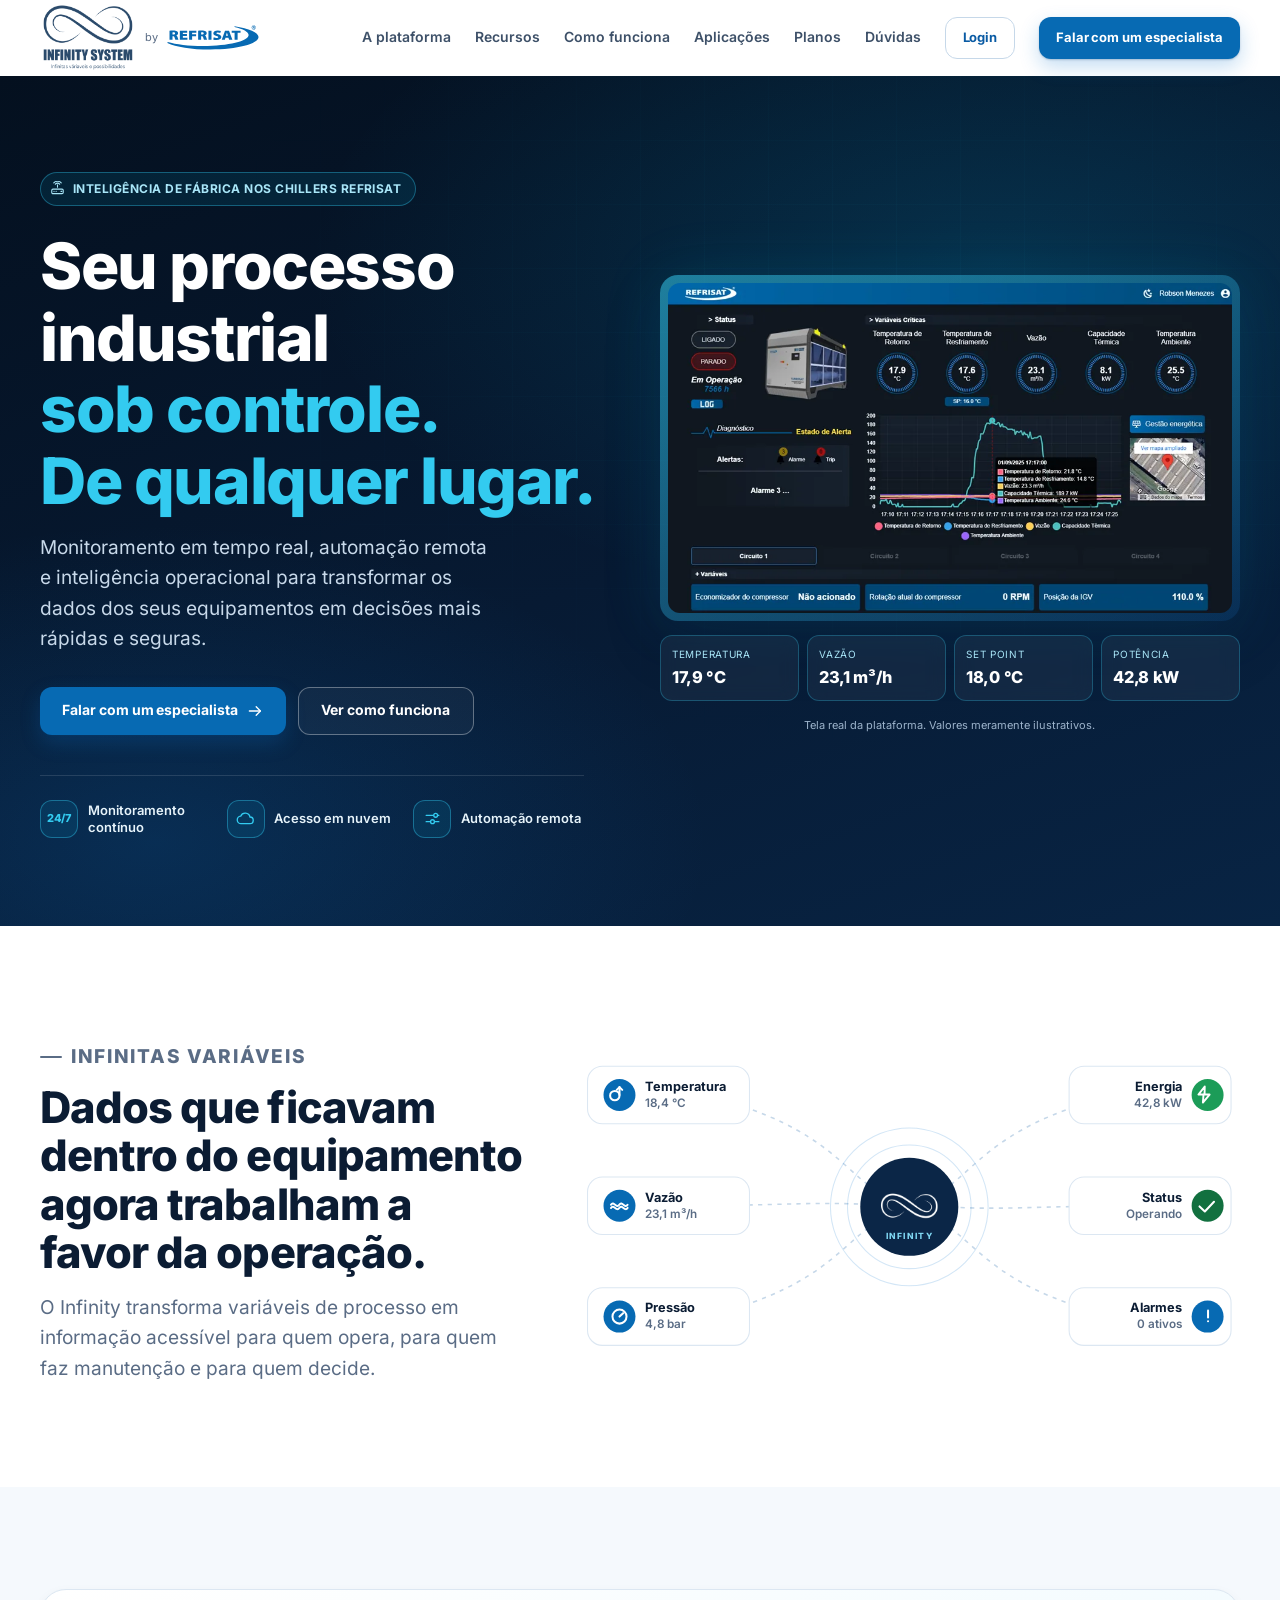
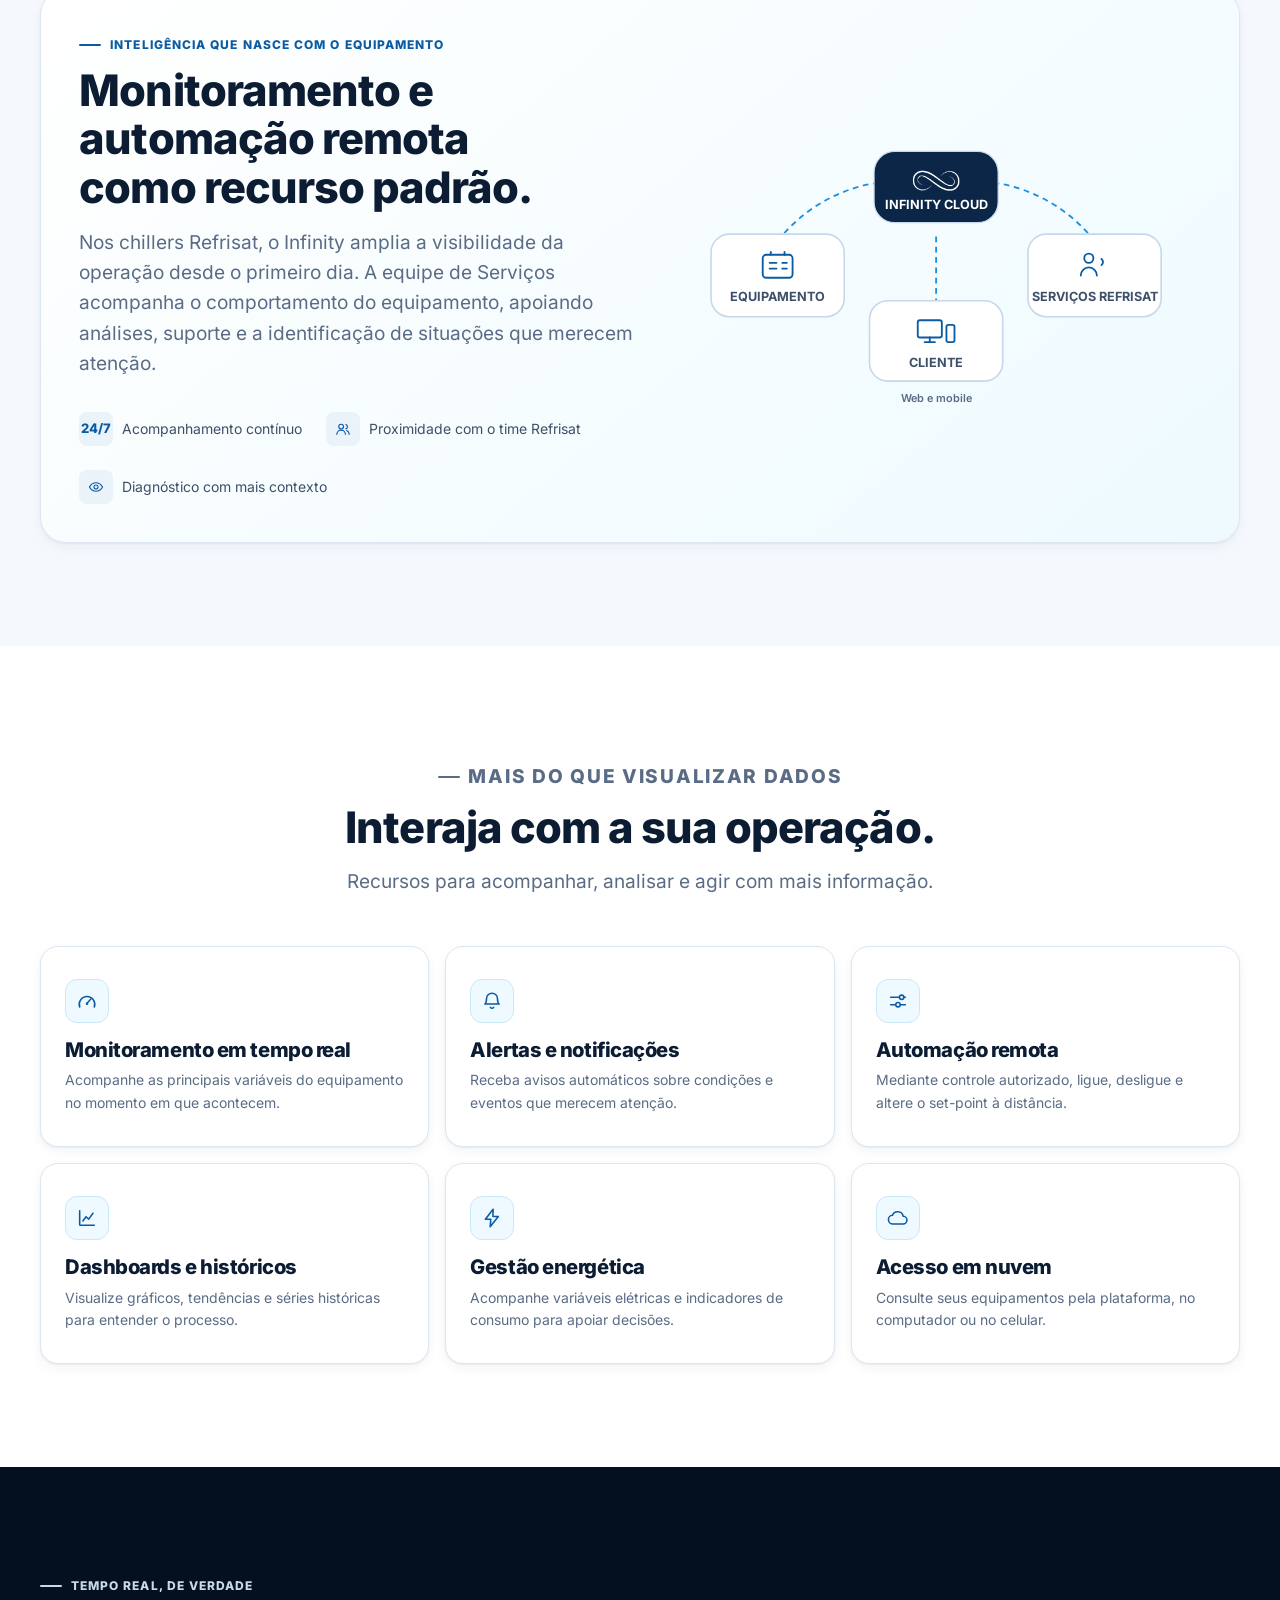
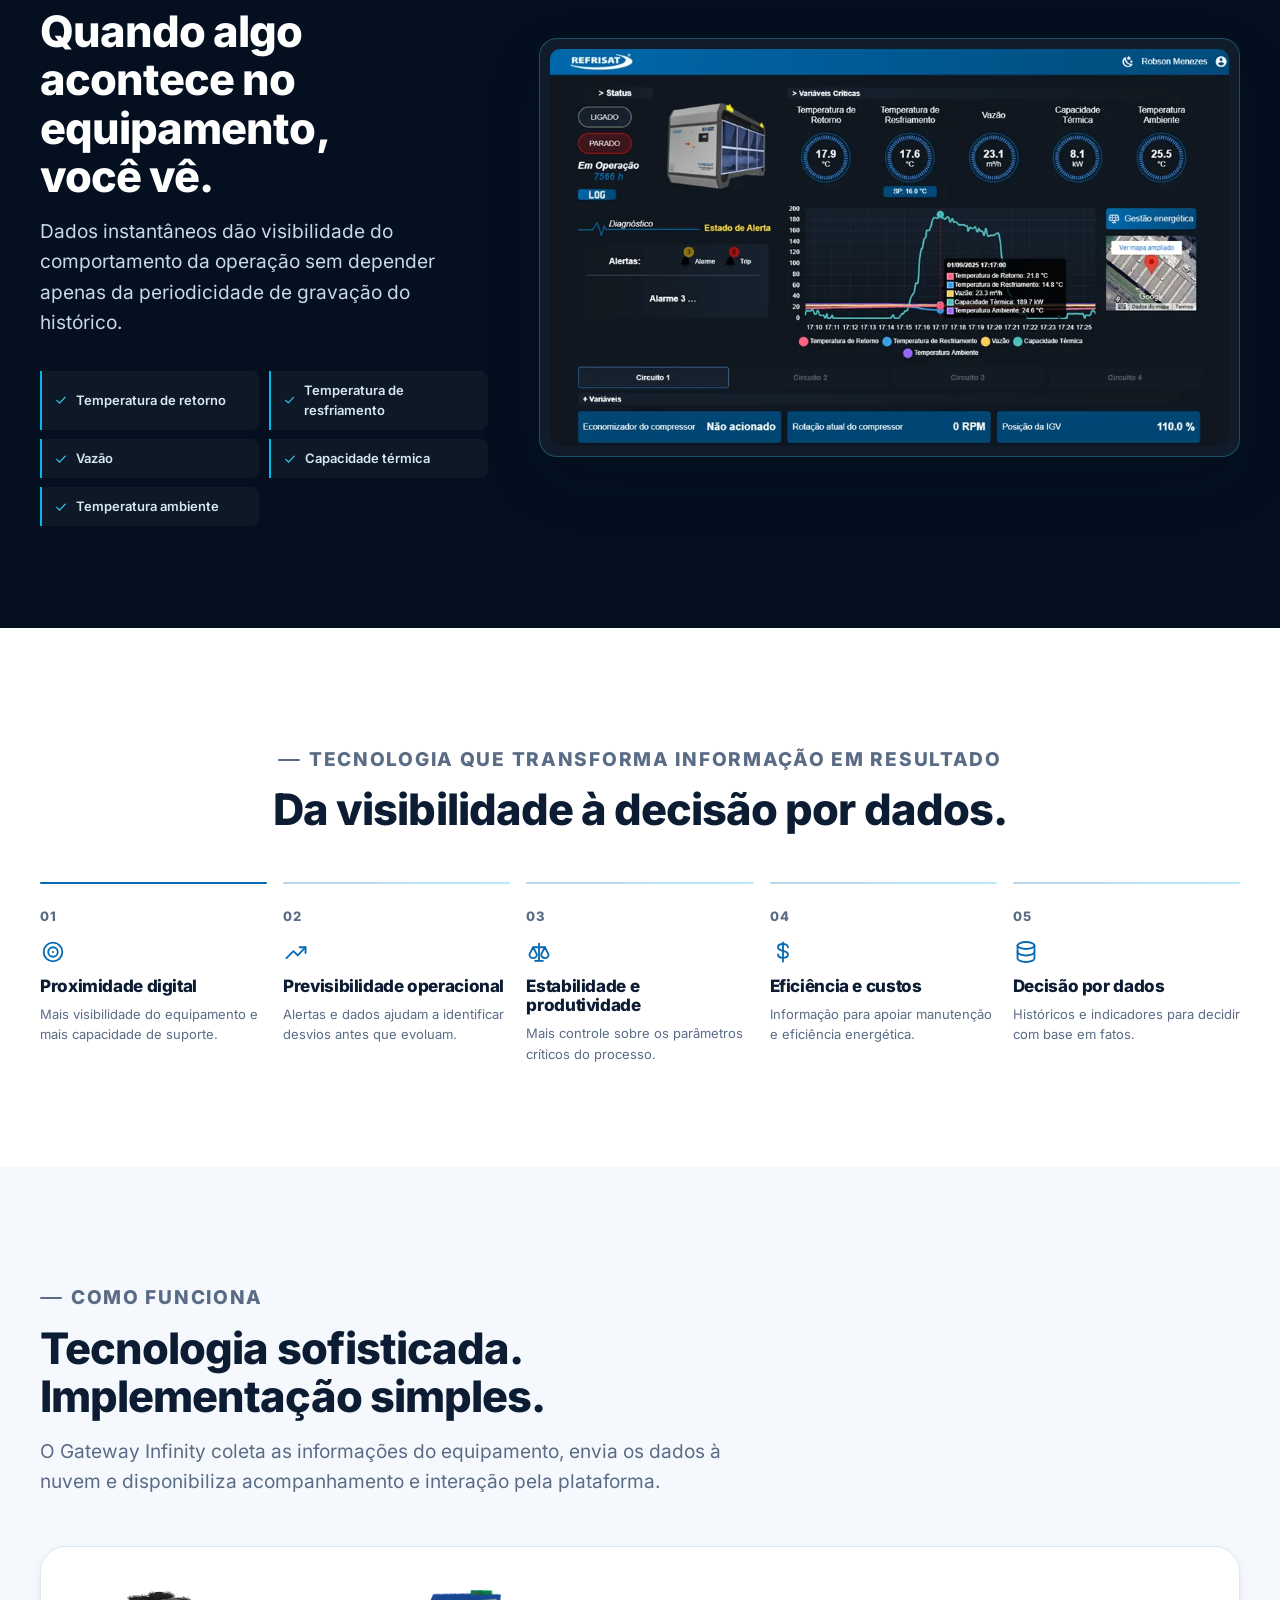
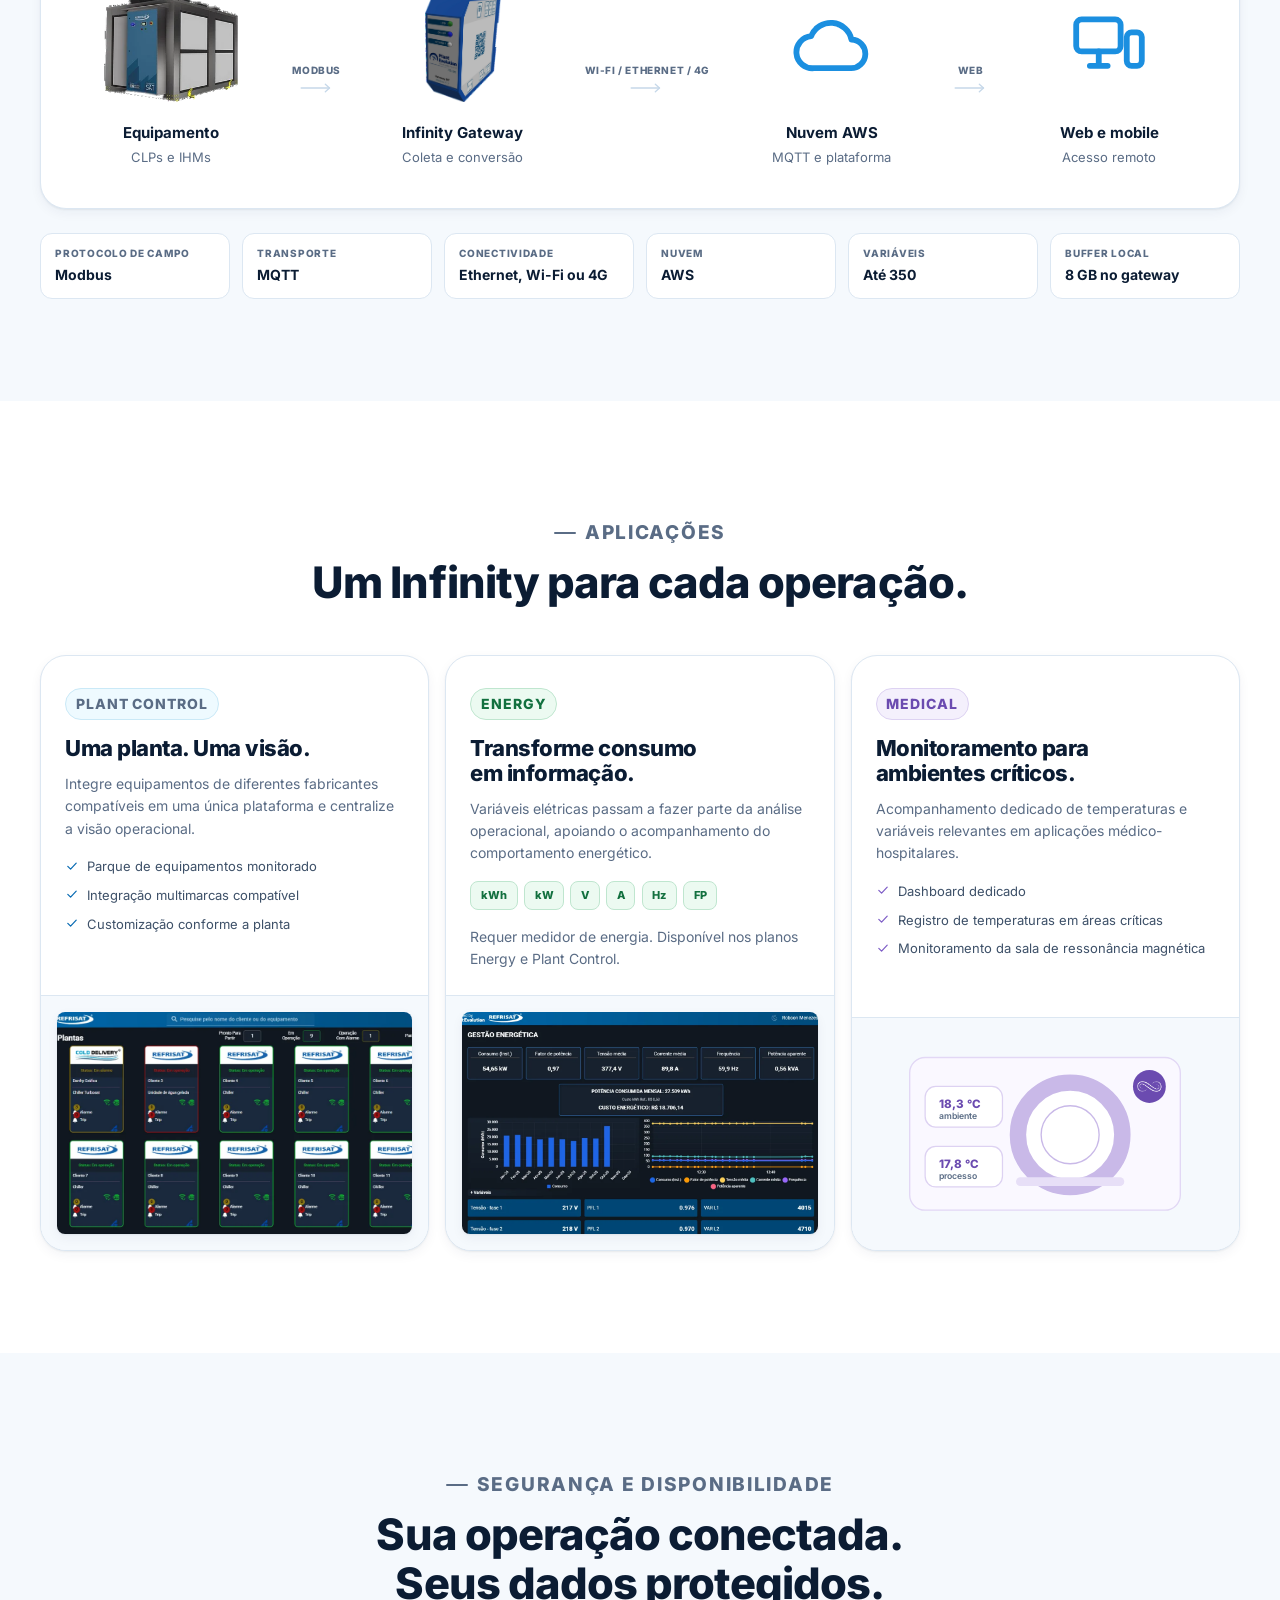
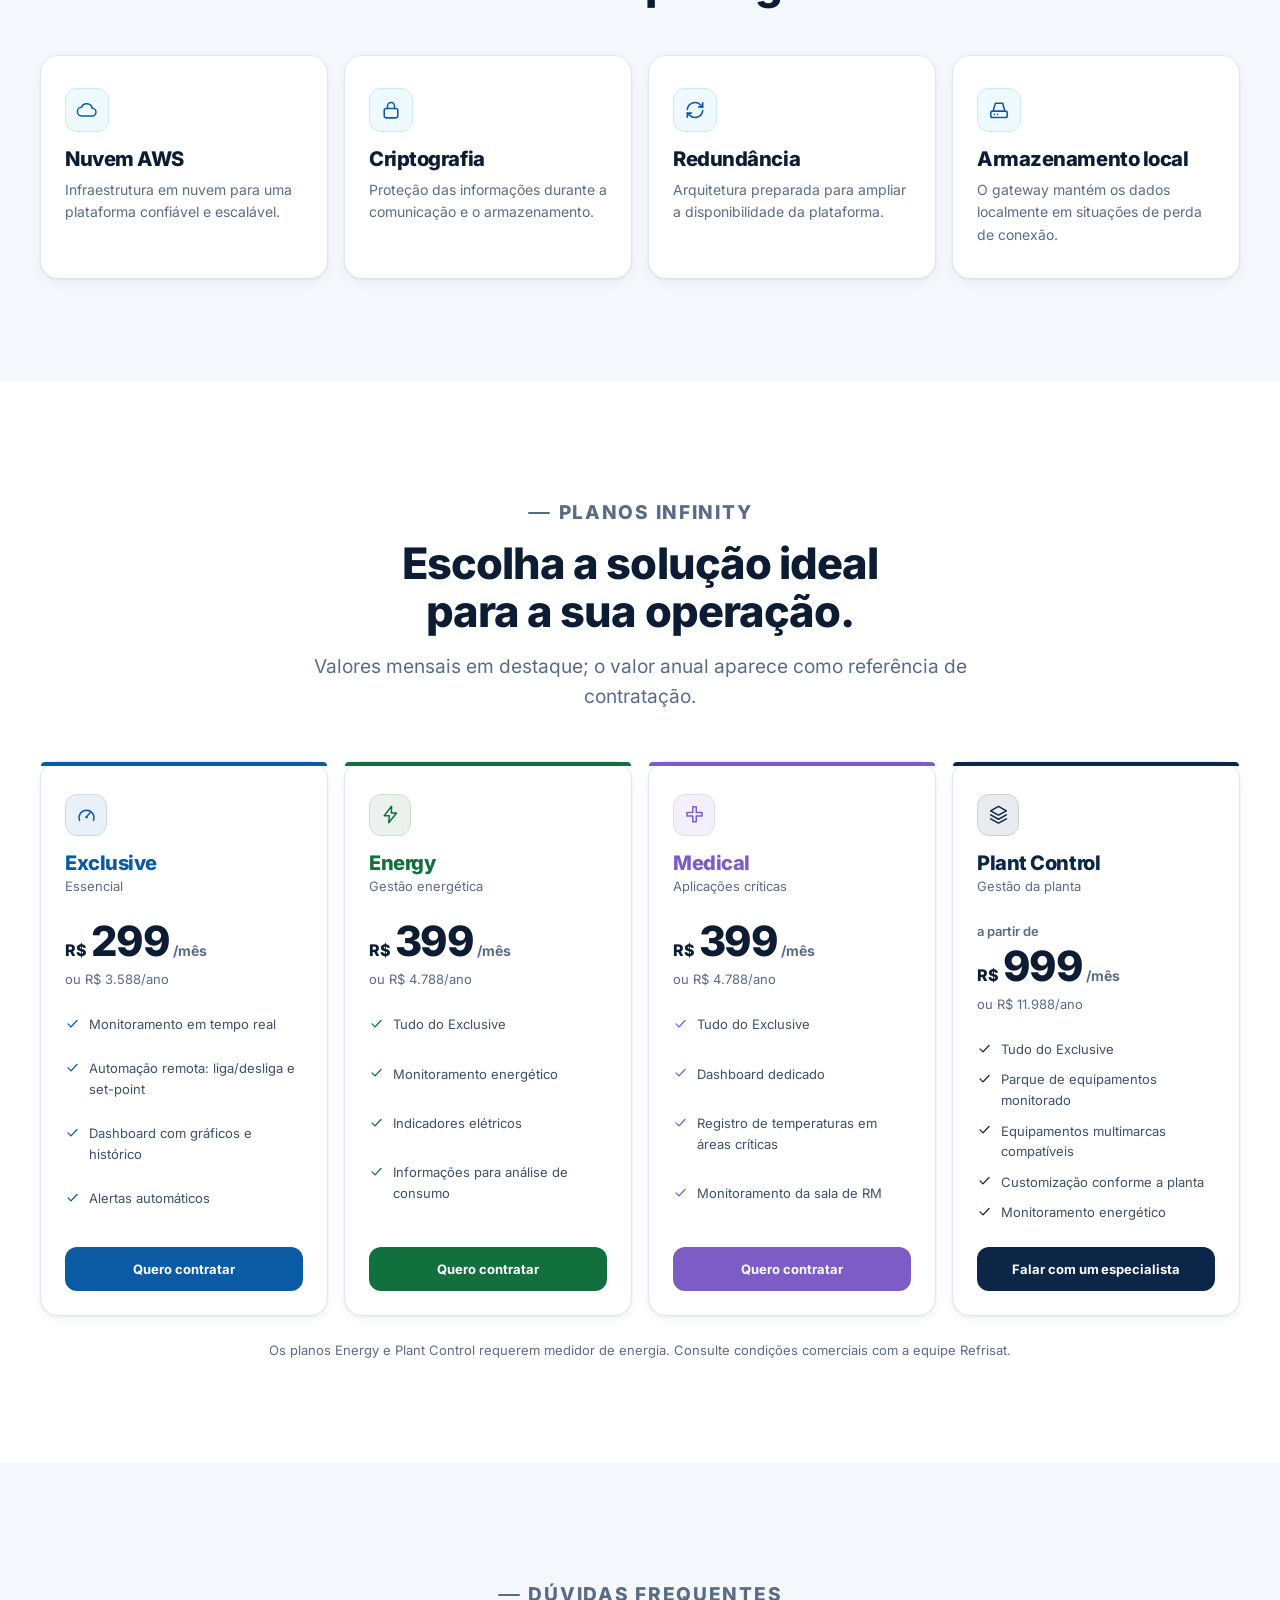
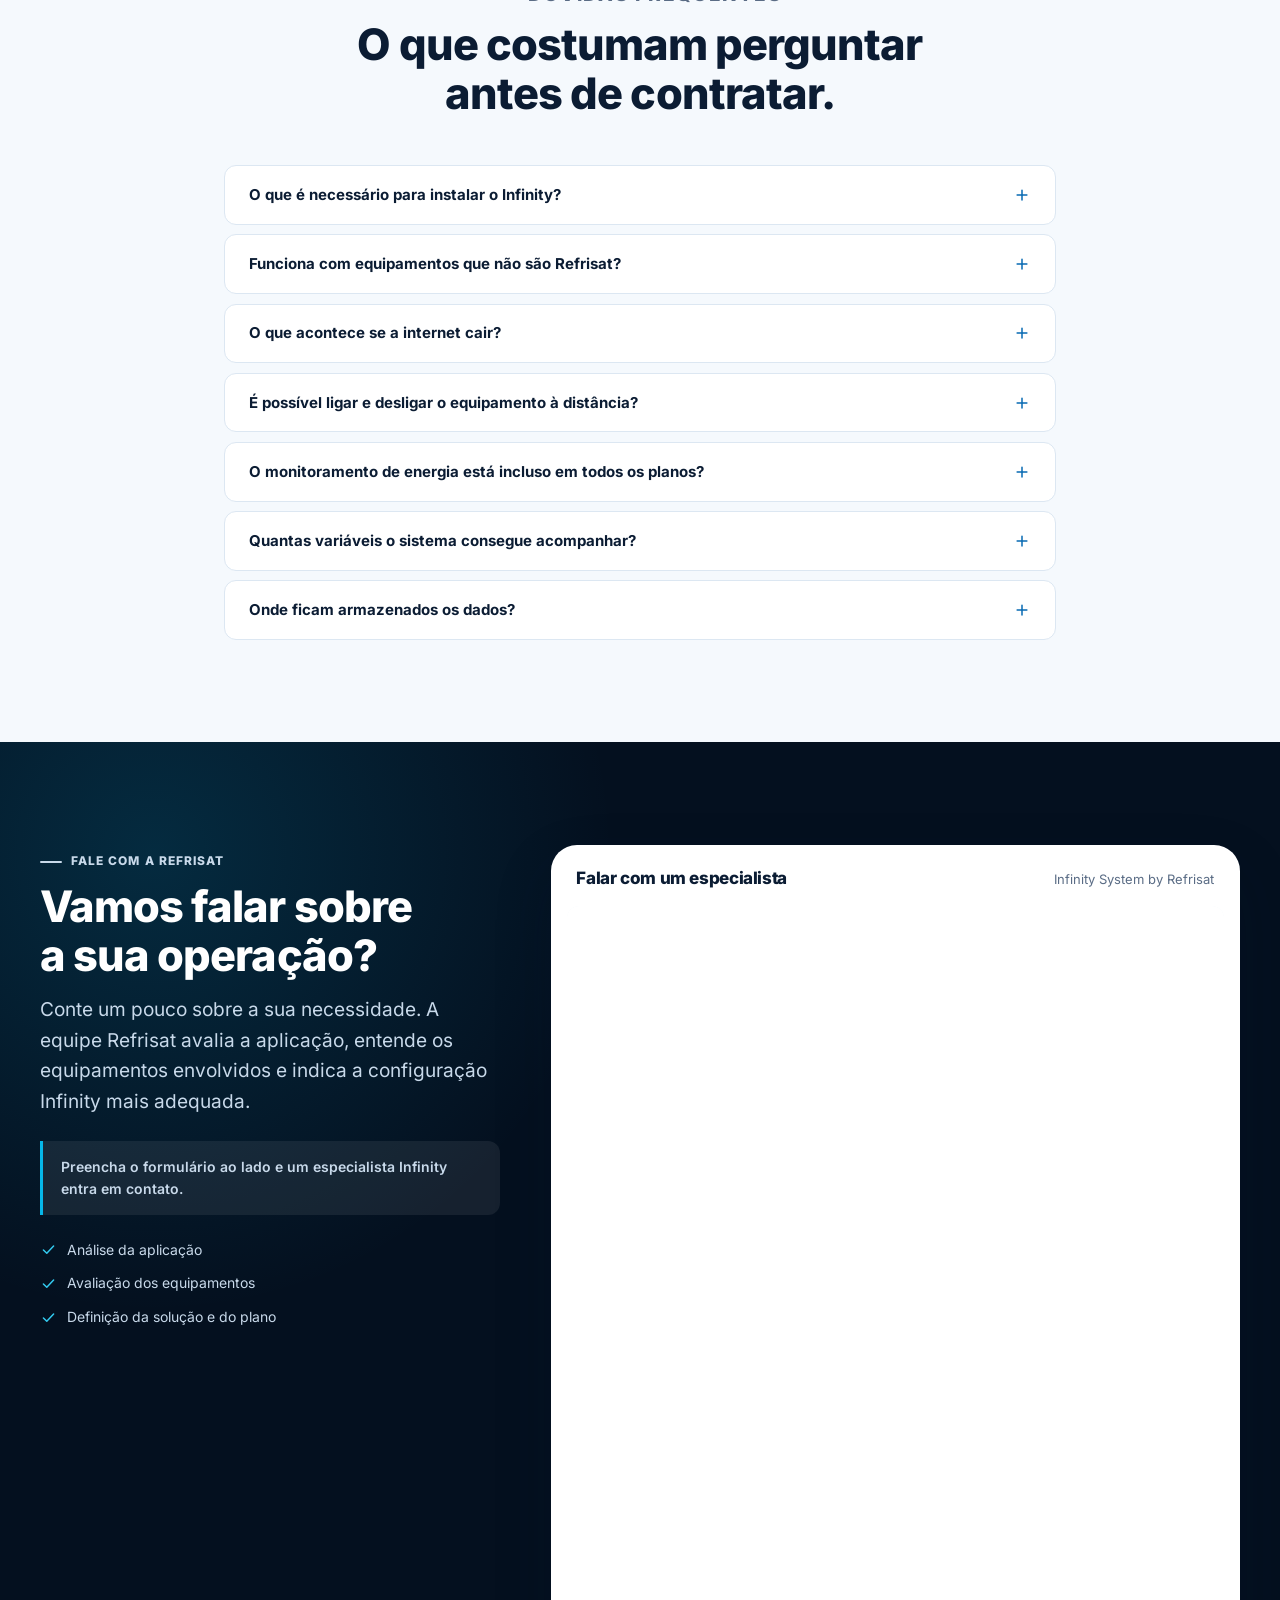
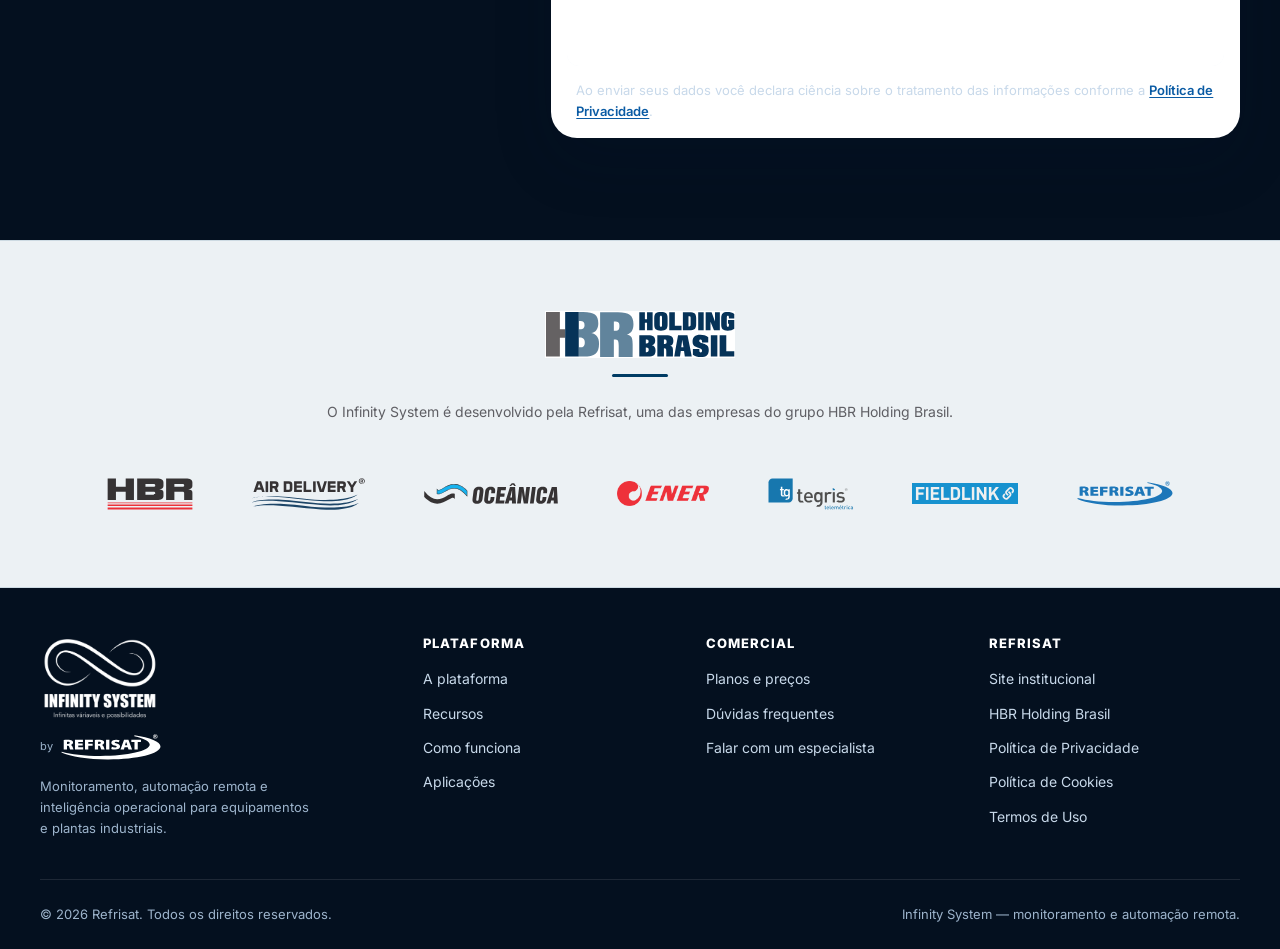
<file: index.html>
<!doctype html>
<html lang="pt-BR">
<head>
<meta charset="utf-8">
<meta name="viewport" content="width=device-width, initial-scale=1">

<!-- Domínio de produção: https://goinfinity.com.br -->
<title>Infinity System | Monitoramento e automação remota — Refrisat</title>
<meta name="description" content="Monitoramento em tempo real, automação remota e gestão energética para chillers e equipamentos industriais. Planos a partir de R$ 299/mês. Infinity System by Refrisat.">
<link rel="canonical" href="https://goinfinity.com.br/">
<meta name="robots" content="index, follow, max-image-preview:large">
<meta name="theme-color" content="#04101f">

<meta property="og:type" content="website">
<meta property="og:site_name" content="Infinity System by Refrisat">
<meta property="og:locale" content="pt_BR">
<meta property="og:url" content="https://goinfinity.com.br/">
<meta property="og:title" content="Infinity System | Seu processo industrial sob controle. De qualquer lugar.">
<meta property="og:description" content="Monitoramento em tempo real, automação remota e gestão energética para chillers e equipamentos industriais.">
<meta property="og:image" content="https://goinfinity.com.br/assets/og-infinity.jpg">
<meta property="og:image:width" content="1200">
<meta property="og:image:height" content="630">
<meta property="og:image:alt" content="Plataforma Infinity System monitorando um chiller industrial Refrisat">
<meta name="twitter:card" content="summary_large_image">
<meta name="twitter:title" content="Infinity System by Refrisat">
<meta name="twitter:description" content="Seu processo industrial sob controle. De qualquer lugar.">
<meta name="twitter:image" content="https://goinfinity.com.br/assets/og-infinity.jpg">

<link rel="icon" href="assets/favicon-32.png" sizes="32x32" type="image/png">
<link rel="icon" href="assets/favicon-512.png" sizes="512x512" type="image/png">
<link rel="apple-touch-icon" href="assets/apple-touch-icon.png">

<link rel="preload" href="assets/fonts/inter-latin-wght-normal.woff2" as="font" type="font/woff2" crossorigin>
<link rel="stylesheet" href="styles.css">
</head>

<body>
<span id="topo" tabindex="-1"></span>
<a class="skip-link" href="#conteudo">Ir para o conteúdo</a>

<!-- ============ Sprite de ícones (um único bloco, reaproveitado) ====== -->
<svg width="0" height="0" style="position:absolute" aria-hidden="true" focusable="false">
  <defs>
    <g id="ico-base" fill="none" stroke="currentColor" stroke-width="1.7" stroke-linecap="round" stroke-linejoin="round"></g>
  </defs>
  <symbol id="i-gauge" viewBox="0 0 24 24" fill="none" stroke="currentColor" stroke-width="1.7" stroke-linecap="round" stroke-linejoin="round"><path d="M4 18.5a8.5 8.5 0 1 1 16 0"/><path d="m12 14.5 4.2-4.6"/><circle cx="12" cy="15" r="1.4" fill="currentColor" stroke="none"/></symbol>
  <symbol id="i-bell" viewBox="0 0 24 24" fill="none" stroke="currentColor" stroke-width="1.7" stroke-linecap="round" stroke-linejoin="round"><path d="M6 9.5a6 6 0 0 1 12 0c0 4.6 1.8 5.8 1.8 5.8H4.2S6 14.1 6 9.5Z"/><path d="M10.2 19a2.2 2.2 0 0 0 3.6 0"/></symbol>
  <symbol id="i-sliders" viewBox="0 0 24 24" fill="none" stroke="currentColor" stroke-width="1.7" stroke-linecap="round" stroke-linejoin="round"><path d="M4 8h9M19 8h1M4 16h5M15 16h5"/><circle cx="16" cy="8" r="2.4"/><circle cx="12" cy="16" r="2.4"/></symbol>
  <symbol id="i-chart" viewBox="0 0 24 24" fill="none" stroke="currentColor" stroke-width="1.7" stroke-linecap="round" stroke-linejoin="round"><path d="M4 4v15.2a.8.8 0 0 0 .8.8H20"/><path d="m7.5 15.2 3.4-4.6 3 2.6 4.6-6.4"/></symbol>
  <symbol id="i-zap" viewBox="0 0 24 24" fill="none" stroke="currentColor" stroke-width="1.7" stroke-linecap="round" stroke-linejoin="round"><path d="M13.2 2.5 4.8 13.4h5.9l-.7 8.1 8.9-11.2h-5.9z"/></symbol>
  <symbol id="i-cloud" viewBox="0 0 24 24" fill="none" stroke="currentColor" stroke-width="1.7" stroke-linecap="round" stroke-linejoin="round"><path d="M17.4 18.5a4.2 4.2 0 0 0 .3-8.4 6.2 6.2 0 0 0-11.8-1 3.7 3.7 0 0 0 .8 9.4z"/></symbol>
  <symbol id="i-clock" viewBox="0 0 24 24" fill="none" stroke="currentColor" stroke-width="1.7" stroke-linecap="round" stroke-linejoin="round"><circle cx="12" cy="12" r="8.6"/><path d="M12 7.2V12l3.2 1.9"/></symbol>
  <symbol id="i-shield" viewBox="0 0 24 24" fill="none" stroke="currentColor" stroke-width="1.7" stroke-linecap="round" stroke-linejoin="round"><path d="M12 2.8 4.8 5.9v5.6c0 4.4 3 7.8 7.2 9.7 4.2-1.9 7.2-5.3 7.2-9.7V5.9z"/></symbol>
  <symbol id="i-lock" viewBox="0 0 24 24" fill="none" stroke="currentColor" stroke-width="1.7" stroke-linecap="round" stroke-linejoin="round"><rect x="4.6" y="10.4" width="14.8" height="10.2" rx="2.2"/><path d="M8.2 10.4V7.6a3.8 3.8 0 0 1 7.6 0v2.8"/></symbol>
  <symbol id="i-sync" viewBox="0 0 24 24" fill="none" stroke="currentColor" stroke-width="1.7" stroke-linecap="round" stroke-linejoin="round"><path d="M3.6 11.4a8.4 8.4 0 0 1 14.2-5.2l2.6 2.4"/><path d="M20.4 4.2v4.4H16"/><path d="M20.4 12.6a8.4 8.4 0 0 1-14.2 5.2l-2.6-2.4"/><path d="M3.6 19.8v-4.4H8"/></symbol>
  <symbol id="i-drive" viewBox="0 0 24 24" fill="none" stroke="currentColor" stroke-width="1.7" stroke-linecap="round" stroke-linejoin="round"><rect x="3" y="13.2" width="18" height="7" rx="2"/><path d="M5.6 13.2 8 4.6h8l2.4 8.6"/><path d="M7 16.8h.02M10.4 16.8h.02"/></symbol>
  <symbol id="i-check" viewBox="0 0 24 24" fill="none" stroke="currentColor" stroke-width="2.1" stroke-linecap="round" stroke-linejoin="round"><path d="m4.8 12.6 4.8 4.8 9.6-10.2"/></symbol>
  <symbol id="i-plus" viewBox="0 0 24 24" fill="none" stroke="currentColor" stroke-width="2" stroke-linecap="round"><path d="M12 5.5v13M5.5 12h13"/></symbol>
  <symbol id="i-arrow" viewBox="0 0 24 24" fill="none" stroke="currentColor" stroke-width="1.8" stroke-linecap="round" stroke-linejoin="round"><path d="M4.5 12H19"/><path d="m13.6 6.4 5.6 5.6-5.6 5.6"/></symbol>
  <symbol id="i-layers" viewBox="0 0 24 24" fill="none" stroke="currentColor" stroke-width="1.7" stroke-linecap="round" stroke-linejoin="round"><path d="m12 2.8 9 5-9 5-9-5z"/><path d="m3 12.4 9 5 9-5"/><path d="m3 16.9 9 5 9-5"/></symbol>
  <symbol id="i-cross" viewBox="0 0 24 24" fill="none" stroke="currentColor" stroke-width="1.7" stroke-linecap="round" stroke-linejoin="round"><path d="M10 3.2h4v6.6h6.6v4H14v6.6h-4v-6.6H3.4v-4H10z"/></symbol>
  <symbol id="i-target" viewBox="0 0 24 24" fill="none" stroke="currentColor" stroke-width="1.7" stroke-linecap="round" stroke-linejoin="round"><circle cx="12" cy="12" r="8.6"/><circle cx="12" cy="12" r="4.4"/><circle cx="12" cy="12" r="1" fill="currentColor" stroke="none"/></symbol>
  <symbol id="i-trend" viewBox="0 0 24 24" fill="none" stroke="currentColor" stroke-width="1.7" stroke-linecap="round" stroke-linejoin="round"><path d="m3.2 17.6 6.4-6.4 4 4 7.2-7.6"/><path d="M15.4 7.6h5.4V13"/></symbol>
  <symbol id="i-scale" viewBox="0 0 24 24" fill="none" stroke="currentColor" stroke-width="1.7" stroke-linecap="round" stroke-linejoin="round"><path d="M12 4.2v16"/><path d="M6.6 7.6h10.8"/><path d="M8.4 20.2h7.2"/><path d="m6.6 7.6-3.4 6.6a3.4 3.4 0 0 0 6.8 0z"/><path d="m17.4 7.6-3.4 6.6a3.4 3.4 0 0 0 6.8 0z"/></symbol>
  <symbol id="i-money" viewBox="0 0 24 24" fill="none" stroke="currentColor" stroke-width="1.7" stroke-linecap="round" stroke-linejoin="round"><path d="M12 3.2v17.6"/><path d="M16.6 7.6c0-1.9-2.1-3-4.6-3S7.4 5.7 7.4 7.6s2.1 2.7 4.6 3.3 4.6 1.4 4.6 3.4-2.1 3.1-4.6 3.1-4.6-1.2-4.6-3.1"/></symbol>
  <symbol id="i-database" viewBox="0 0 24 24" fill="none" stroke="currentColor" stroke-width="1.7" stroke-linecap="round" stroke-linejoin="round"><ellipse cx="12" cy="6" rx="7.8" ry="3.2"/><path d="M4.2 6v12c0 1.8 3.5 3.2 7.8 3.2s7.8-1.4 7.8-3.2V6"/><path d="M4.2 12c0 1.8 3.5 3.2 7.8 3.2s7.8-1.4 7.8-3.2"/></symbol>
  <symbol id="i-cpu" viewBox="0 0 24 24" fill="none" stroke="currentColor" stroke-width="1.7" stroke-linecap="round" stroke-linejoin="round"><rect x="6.4" y="6.4" width="11.2" height="11.2" rx="2.2"/><rect x="10" y="10" width="4" height="4" rx="1"/><path d="M9.2 2.8v3.6M14.8 2.8v3.6M9.2 17.6v3.6M14.8 17.6v3.6M2.8 9.2h3.6M2.8 14.8h3.6M17.6 9.2h3.6M17.6 14.8h3.6"/></symbol>
  <symbol id="i-monitor" viewBox="0 0 24 24" fill="none" stroke="currentColor" stroke-width="1.7" stroke-linecap="round" stroke-linejoin="round"><rect x="2.4" y="4.2" width="13" height="9.4" rx="1.6"/><path d="M6.4 17.8h5.2M9 13.6v4.2"/><rect x="17.2" y="8" width="4.4" height="9.8" rx="1.4"/></symbol>
  <symbol id="i-users" viewBox="0 0 24 24" fill="none" stroke="currentColor" stroke-width="1.7" stroke-linecap="round" stroke-linejoin="round"><circle cx="9.2" cy="8.4" r="3.6"/><path d="M2.8 20a6.4 6.4 0 0 1 12.8 0"/><path d="M16.4 5.2a3.6 3.6 0 0 1 0 6.6"/><path d="M17.6 14.4A6.4 6.4 0 0 1 21.2 20"/></symbol>
  <symbol id="i-eye" viewBox="0 0 24 24" fill="none" stroke="currentColor" stroke-width="1.7" stroke-linecap="round" stroke-linejoin="round"><path d="M2.2 12S5.8 5.6 12 5.6 21.8 12 21.8 12 18.2 18.4 12 18.4 2.2 12 2.2 12Z"/><circle cx="12" cy="12" r="3"/></symbol>
  <symbol id="i-mail" viewBox="0 0 24 24" fill="none" stroke="currentColor" stroke-width="1.7" stroke-linecap="round" stroke-linejoin="round"><rect x="2.8" y="5" width="18.4" height="14" rx="2.2"/><path d="m3.6 7 8.4 6 8.4-6"/></symbol>
  <symbol id="i-router" viewBox="0 0 24 24" fill="none" stroke="currentColor" stroke-width="1.7" stroke-linecap="round" stroke-linejoin="round"><rect x="2.8" y="13" width="18.4" height="7.2" rx="2"/><path d="M6.4 16.6h.02M9.8 16.6h.02"/><path d="M17.6 16.6h1.4"/><path d="M12 10V6.2"/><path d="M8.4 5.2a5.2 5.2 0 0 1 7.2 0"/><path d="M6 2.9a8.6 8.6 0 0 1 12 0"/></symbol>
</svg>

<!-- ============ Header ============================================== -->
<header class="site-header">
  <div class="container header-inner">
    <a class="brand" href="#topo" aria-label="Infinity System by Refrisat — início">
      <picture>
        <source srcset="assets/infinity-logo.webp" type="image/webp">
        <img class="brand-mark" src="assets/infinity-logo.png" width="104" height="75" alt="Infinity System">
      </picture>
      <span class="brand-by">by</span>
      <img class="brand-refrisat" src="assets/refrisat.svg" width="96" height="25" alt="Refrisat">
    </a>

    <button class="nav-toggle" type="button" aria-controls="menu" aria-expanded="false">
      <span></span><span class="sr-only">Abrir menu de navegação</span>
    </button>

    <nav class="main-nav" id="menu" aria-label="Navegação principal">
      <ul>
        <li><a href="#plataforma">A plataforma</a></li>
        <li><a href="#recursos">Recursos</a></li>
        <li><a href="#como-funciona">Como funciona</a></li>
        <li><a href="#aplicacoes">Aplicações</a></li>
        <li><a href="#planos">Planos</a></li>
        <li><a href="#duvidas">Dúvidas</a></li>
        <li class="mobile-cta"><a class="btn btn-outline btn-block" href="https://infinity-refrisat.com/" target="_blank" rel="noopener">Login</a></li>
        <li class="mobile-cta"><a class="btn btn-primary btn-block js-cta" data-cta="menu_mobile" href="#contato">Falar com um especialista</a></li>
      </ul>
    </nav>

    <a class="btn btn-outline header-login" href="https://infinity-refrisat.com/" target="_blank" rel="noopener">Login</a>
    <a class="btn btn-primary header-cta js-cta" data-cta="header" href="#contato">Falar com um especialista</a>
  </div>
</header>

<main id="conteudo">

  <!-- ============ Hero ============================================== -->
  <section class="hero">
    <div class="container hero-grid">
      <div class="hero-copy reveal">
        <p class="hero-pill"><svg aria-hidden="true"><use href="#i-router"></use></svg> Inteligência de fábrica nos chillers Refrisat</p>
        <h1>Seu processo industrial <em>sob controle.<br>De qualquer lugar.</em></h1>
        <p class="hero-lead">Monitoramento em tempo real, automação remota e inteligência operacional para transformar os dados dos seus equipamentos em decisões mais rápidas e seguras.</p>
        <div class="hero-actions">
          <a class="btn btn-primary js-cta" data-cta="hero_principal" href="#contato">Falar com um especialista <svg aria-hidden="true"><use href="#i-arrow"></use></svg></a>
          <a class="btn btn-ghost-light" href="#plataforma">Ver como funciona</a>
        </div>
        <ul class="hero-proof">
          <li><span class="proof-ico"><span>24/7</span></span> Monitoramento contínuo</li>
          <li><span class="proof-ico"><svg aria-hidden="true"><use href="#i-cloud"></use></svg></span> Acesso em nuvem</li>
          <li><span class="proof-ico"><svg aria-hidden="true"><use href="#i-sliders"></use></svg></span> Automação remota</li>
        </ul>
      </div>

      <div class="hero-stage reveal">
        <div class="hero-screen">
          <picture>
            <source srcset="assets/dashboard-main.webp" type="image/webp">
            <img src="assets/dashboard-main.jpg" width="930" height="544" fetchpriority="high" decoding="async"
                 alt="Painel do Infinity System exibindo status do chiller, variáveis críticas de temperatura e vazão, gráfico de tendência e lista de alertas">
          </picture>
        </div>
        <dl class="hero-readouts">
          <div class="readout"><dt>Temperatura</dt><dd>17,9 °C</dd></div>
          <div class="readout"><dt>Vazão</dt><dd>23,1 m³/h</dd></div>
          <div class="readout"><dt>Set point</dt><dd>18,0 °C</dd></div>
          <div class="readout"><dt>Potência</dt><dd>42,8 kW</dd></div>
        </dl>
        <p class="hero-caption">Tela real da plataforma. Valores meramente ilustrativos.</p>
      </div>
    </div>
  </section>

  <!-- ============ Variáveis ========================================= -->
  <section class="section" id="plataforma">
    <div class="container vars-grid">
      <div class="reveal">
        <div class="sec-head" style="margin-bottom:0">
          <p class="eyebrow">Infinitas variáveis</p>
          <h2>Dados que ficavam dentro do equipamento agora trabalham a favor da operação.</h2>
          <p>O Infinity transforma variáveis de processo em informação acessível para quem opera, para quem faz manutenção e para quem decide.</p>
        </div>
      </div>

      <div class="reveal">
        <!-- Em telas estreitas o diagrama vira lista: o SVG ficaria ilegível. -->
        <ul class="var-list">
          <li><span class="var-dot"><svg aria-hidden="true"><use href="#i-gauge"></use></svg></span><b>Temperatura</b><small>18,4 °C</small></li>
          <li><span class="var-dot"><svg aria-hidden="true"><use href="#i-sync"></use></svg></span><b>Vazão</b><small>23,1 m³/h</small></li>
          <li><span class="var-dot"><svg aria-hidden="true"><use href="#i-clock"></use></svg></span><b>Pressão</b><small>4,8 bar</small></li>
          <li><span class="var-dot is-energy"><svg aria-hidden="true"><use href="#i-zap"></use></svg></span><b>Energia</b><small>42,8 kW</small></li>
          <li><span class="var-dot is-ok"><svg aria-hidden="true"><use href="#i-check"></use></svg></span><b>Status</b><small>Operando</small></li>
          <li><span class="var-dot"><svg aria-hidden="true"><use href="#i-bell"></use></svg></span><b>Alarmes</b><small>0 ativos</small></li>
        </ul>

        <svg class="var-map" viewBox="0 0 620 330" role="img"
             aria-label="Diagrama: temperatura, vazão, pressão, energia, status e alarmes convergindo para a plataforma Infinity">
          <g class="link">
            <path d="M120 62 C 240 92 250 140 292 158"/>
            <path d="M96 165 C 190 165 230 160 288 165"/>
            <path d="M120 268 C 240 240 250 190 292 174"/>
            <path d="M500 62 C 380 92 370 140 328 158"/>
            <path d="M524 165 C 430 165 390 170 332 165"/>
            <path d="M500 268 C 380 240 370 190 328 174"/>
          </g>

          <circle class="core-ring" cx="310" cy="166" r="74" stroke-width="1"/>
          <circle class="core-ring" cx="310" cy="166" r="58" stroke-width="1"/>
          <circle cx="310" cy="166" r="46" fill="#0b2647"/>
          <image href="assets/infinity-mark-light.png" x="276" y="150" width="68" height="30"/>
          <text x="310" y="196" text-anchor="middle" font-size="8" font-weight="800" letter-spacing="1.2" fill="#7fd6f2">INFINITY</text>

          <!-- Coluna esquerda -->
          <g>
            <rect class="chip-bg" x="8" y="34" width="152" height="54" rx="14"/>
            <circle class="var-badge" cx="38" cy="61" r="15"/>
            <g class="var-badge-ico" transform="translate(29,52)"><path d="M9 1.5v7.5"/><path d="M6.4 4.2 9 1.6l2.6 2.6"/><path d="M4.6 11.6a4.4 4.4 0 1 0 8.8 0 4.4 4.4 0 0 0-8.8 0Z" transform="translate(-4.4,-2)"/></g>
            <text class="chip-name" x="62" y="57">Temperatura</text>
            <text class="chip-val"  x="62" y="72">18,4 °C</text>
          </g>
          <g>
            <rect class="chip-bg" x="8" y="138" width="152" height="54" rx="14"/>
            <circle class="var-badge" cx="38" cy="165" r="15"/>
            <g class="var-badge-ico" transform="translate(30,158)"><path d="M0 8c2.6-4 5.2 4 7.8 0s5.2 4 7.8 0" transform="translate(0,-2)"/><path d="M0 12c2.6-4 5.2 4 7.8 0s5.2 4 7.8 0" transform="translate(0,-3)"/></g>
            <text class="chip-name" x="62" y="161">Vazão</text>
            <text class="chip-val"  x="62" y="176">23,1 m³/h</text>
          </g>
          <g>
            <rect class="chip-bg" x="8" y="242" width="152" height="54" rx="14"/>
            <circle class="var-badge" cx="38" cy="269" r="15"/>
            <g class="var-badge-ico" transform="translate(30,261)"><circle cx="8" cy="8" r="6.6"/><path d="M8 8 11.4 4.8"/></g>
            <text class="chip-name" x="62" y="265">Pressão</text>
            <text class="chip-val"  x="62" y="280">4,8 bar</text>
          </g>

          <!-- Coluna direita -->
          <g>
            <rect class="chip-bg" x="460" y="34" width="152" height="54" rx="14"/>
            <circle class="var-badge is-energy" cx="590" cy="61" r="15"/>
            <g class="var-badge-ico" transform="translate(583,53)"><path d="M8.2 0 2 8h5l-.6 8L13 8H8z" transform="translate(-3.5,0) scale(.95)"/></g>
            <text class="chip-name" x="566" y="57" text-anchor="end">Energia</text>
            <text class="chip-val"  x="566" y="72" text-anchor="end">42,8 kW</text>
          </g>
          <g>
            <rect class="chip-bg" x="460" y="138" width="152" height="54" rx="14"/>
            <circle class="var-badge is-ok" cx="590" cy="165" r="15"/>
            <g class="var-badge-ico" transform="translate(583,158)"><path d="M0 7.6 5 12.4 13.6 3.2" transform="translate(-.6,0)"/></g>
            <text class="chip-name" x="566" y="161" text-anchor="end">Status</text>
            <text class="chip-val"  x="566" y="176" text-anchor="end">Operando</text>
          </g>
          <g>
            <rect class="chip-bg" x="460" y="242" width="152" height="54" rx="14"/>
            <circle class="var-badge" cx="590" cy="269" r="15"/>
            <g class="var-badge-ico" transform="translate(583,261)"><path d="M7.4 2.4v6.4"/><path d="M7.4 12.4h.02"/></g>
            <text class="chip-name" x="566" y="265" text-anchor="end">Alarmes</text>
            <text class="chip-val"  x="566" y="280" text-anchor="end">0 ativos</text>
          </g>
        </svg>
      </div>
    </div>
  </section>

  <!-- ============ Proximidade ======================================= -->
  <section class="section section-tint">
    <div class="container">
      <div class="prox-card reveal">
        <div>
          <p class="eyebrow">Inteligência que nasce com o equipamento</p>
          <h2 style="font-size:var(--fs-h2)">Monitoramento e automação remota como recurso padrão.</h2>
          <p style="margin-top:var(--sp-4); color:var(--ink-3); font-size:var(--fs-lead)">Nos chillers Refrisat, o Infinity amplia a visibilidade da operação desde o primeiro dia. A equipe de Serviços acompanha o comportamento do equipamento, apoiando análises, suporte e a identificação de situações que merecem atenção.</p>
          <div class="prox-stats">
            <div><b>24/7</b> Acompanhamento contínuo</div>
            <div><b><svg aria-hidden="true"><use href="#i-users"></use></svg></b> Proximidade com o time Refrisat</div>
            <div><b><svg aria-hidden="true"><use href="#i-eye"></use></svg></b> Diagnóstico com mais contexto</div>
          </div>
        </div>

        <div class="prox-media">
          <svg class="prox-flow" viewBox="0 0 460 260" role="img"
               aria-label="Diagrama: o equipamento envia dados para a nuvem Infinity, que é acessada pelo cliente e pela equipe de serviços da Refrisat">
            <path class="wire" d="M92 108 C 130 60 190 48 222 62"/>
            <path class="wire" d="M368 108 C 330 60 270 48 238 62"/>
            <path class="wire" d="M230 104 L 230 160"/>

            <!-- Equipamento -->
            <rect class="node" x="34" y="102" width="116" height="72" rx="16" stroke-width="1.4"/>
            <g transform="translate(78,116)" fill="none" stroke="#0a5ba4" stroke-width="1.6" stroke-linecap="round" stroke-linejoin="round">
              <rect x="1" y="4" width="26" height="20" rx="3"/><path d="M8 4V1.5M20 4V1.5M7 11h6M7 16h6M18 11h4M18 16h4"/>
            </g>
            <text class="label" x="92" y="160">EQUIPAMENTO</text>

            <!-- Nuvem -->
            <rect class="node node-dark" x="176" y="30" width="108" height="62" rx="18" stroke="none"/>
            <image href="assets/infinity-mark-light.png" x="204" y="44" width="52" height="23"/>
            <text class="label label-light" x="230" y="80">INFINITY CLOUD</text>

            <!-- Serviços -->
            <rect class="node" x="310" y="102" width="116" height="72" rx="16" stroke-width="1.4"/>
            <g transform="translate(354,116)" fill="none" stroke="#0a5ba4" stroke-width="1.6" stroke-linecap="round" stroke-linejoin="round">
              <circle cx="9" cy="7" r="4"/><path d="M2 22a7 7 0 0 1 14 0"/><path d="M20 7.6a3.4 3.4 0 0 1 0 5.4"/>
            </g>
            <text class="label" x="368" y="160">SERVIÇOS REFRISAT</text>

            <!-- Cliente -->
            <rect class="node" x="172" y="160" width="116" height="70" rx="16" stroke-width="1.4"/>
            <g transform="translate(214,176)" fill="none" stroke="#0a5ba4" stroke-width="1.6" stroke-linecap="round" stroke-linejoin="round">
              <rect x="0" y="1" width="21" height="15" rx="2"/><path d="M6 20h9M10.5 16v4"/><rect x="25" y="5" width="7" height="15" rx="1.6"/>
            </g>
            <text class="label" x="230" y="218">CLIENTE</text>
            <text class="sub"   x="230" y="248">Web e mobile</text>
          </svg>
        </div>
      </div>
    </div>
  </section>

  <!-- ============ Recursos ========================================== -->
  <section class="section" id="recursos">
    <div class="container">
      <div class="sec-head is-center reveal">
        <p class="eyebrow">Mais do que visualizar dados</p>
        <h2>Interaja com a sua operação.</h2>
        <p>Recursos para acompanhar, analisar e agir com mais informação.</p>
      </div>
      <div class="card-grid">
        <article class="card reveal"><div class="ico-tile"><svg aria-hidden="true"><use href="#i-gauge"></use></svg></div><h3>Monitoramento em tempo real</h3><p>Acompanhe as principais variáveis do equipamento no momento em que acontecem.</p></article>
        <article class="card reveal"><div class="ico-tile"><svg aria-hidden="true"><use href="#i-bell"></use></svg></div><h3>Alertas e notificações</h3><p>Receba avisos automáticos sobre condições e eventos que merecem atenção.</p></article>
        <article class="card reveal"><div class="ico-tile"><svg aria-hidden="true"><use href="#i-sliders"></use></svg></div><h3>Automação remota</h3><p>Mediante controle autorizado, ligue, desligue e altere o set-point à distância.</p></article>
        <article class="card reveal"><div class="ico-tile"><svg aria-hidden="true"><use href="#i-chart"></use></svg></div><h3>Dashboards e históricos</h3><p>Visualize gráficos, tendências e séries históricas para entender o processo.</p></article>
        <article class="card reveal"><div class="ico-tile"><svg aria-hidden="true"><use href="#i-zap"></use></svg></div><h3>Gestão energética</h3><p>Acompanhe variáveis elétricas e indicadores de consumo para apoiar decisões.</p></article>
        <article class="card reveal"><div class="ico-tile"><svg aria-hidden="true"><use href="#i-cloud"></use></svg></div><h3>Acesso em nuvem</h3><p>Consulte seus equipamentos pela plataforma, no computador ou no celular.</p></article>
      </div>
    </div>
  </section>

  <!-- ============ Tempo real ======================================== -->
  <section class="section section-dark">
    <div class="container rt-grid">
      <div class="reveal">
        <p class="eyebrow eyebrow-light">Tempo real, de verdade</p>
        <h2 style="font-size:var(--fs-h2)">Quando algo acontece no equipamento, você vê.</h2>
        <p style="margin-top:var(--sp-4); font-size:var(--fs-lead)">Dados instantâneos dão visibilidade do comportamento da operação sem depender apenas da periodicidade de gravação do histórico.</p>
        <ul class="rt-list">
          <li><svg width="14" height="14" aria-hidden="true" style="color:var(--cyan-400)"><use href="#i-check"></use></svg> Temperatura de retorno</li>
          <li><svg width="14" height="14" aria-hidden="true" style="color:var(--cyan-400)"><use href="#i-check"></use></svg> Temperatura de resfriamento</li>
          <li><svg width="14" height="14" aria-hidden="true" style="color:var(--cyan-400)"><use href="#i-check"></use></svg> Vazão</li>
          <li><svg width="14" height="14" aria-hidden="true" style="color:var(--cyan-400)"><use href="#i-check"></use></svg> Capacidade térmica</li>
          <li><svg width="14" height="14" aria-hidden="true" style="color:var(--cyan-400)"><use href="#i-check"></use></svg> Temperatura ambiente</li>
        </ul>
      </div>
      <div class="rt-screen reveal">
        <picture>
          <source srcset="assets/dashboard-main.webp" type="image/webp">
          <img src="assets/dashboard-main.jpg" width="930" height="544" loading="lazy" decoding="async"
               alt="Painel do Infinity System com variáveis críticas do chiller e gráfico de tendência em tempo real">
        </picture>
      </div>
    </div>
  </section>

  <!-- ============ Pilares =========================================== -->
  <section class="section">
    <div class="container">
      <div class="sec-head is-center reveal">
        <p class="eyebrow">Tecnologia que transforma informação em resultado</p>
        <h2>Da visibilidade à decisão por dados.</h2>
      </div>
      <ol class="steps">
        <li class="step reveal"><p class="step-n">01</p><div class="step-ico"><svg aria-hidden="true"><use href="#i-target"></use></svg></div><h3>Proximidade digital</h3><p>Mais visibilidade do equipamento e mais capacidade de suporte.</p></li>
        <li class="step reveal"><p class="step-n">02</p><div class="step-ico"><svg aria-hidden="true"><use href="#i-trend"></use></svg></div><h3>Previsibilidade operacional</h3><p>Alertas e dados ajudam a identificar desvios antes que evoluam.</p></li>
        <li class="step reveal"><p class="step-n">03</p><div class="step-ico"><svg aria-hidden="true"><use href="#i-scale"></use></svg></div><h3>Estabilidade e produtividade</h3><p>Mais controle sobre os parâmetros críticos do processo.</p></li>
        <li class="step reveal"><p class="step-n">04</p><div class="step-ico"><svg aria-hidden="true"><use href="#i-money"></use></svg></div><h3>Eficiência e custos</h3><p>Informação para apoiar manutenção e eficiência energética.</p></li>
        <li class="step reveal"><p class="step-n">05</p><div class="step-ico"><svg aria-hidden="true"><use href="#i-database"></use></svg></div><h3>Decisão por dados</h3><p>Históricos e indicadores para decidir com base em fatos.</p></li>
      </ol>
    </div>
  </section>

  <!-- ============ Como funciona ===================================== -->
  <section class="section section-tint" id="como-funciona">
    <div class="container">
      <div class="sec-head reveal">
        <p class="eyebrow">Como funciona</p>
        <h2>Tecnologia sofisticada. Implementação simples.</h2>
        <p>O Gateway Infinity coleta as informações do equipamento, envia os dados à nuvem e disponibiliza acompanhamento e interação pela plataforma.</p>
      </div>

      <div class="arch reveal">
        <div class="arch-node">
          <div class="arch-art">
            <picture>
              <source srcset="assets/chiller.webp" type="image/webp">
              <img src="assets/chiller.png" width="247" height="206" loading="lazy" decoding="async" alt="Chiller industrial Refrisat">
            </picture>
          </div>
          <b>Equipamento</b><small>CLPs e IHMs</small>
        </div>

        <div class="arch-link"><span>Modbus</span><svg viewBox="0 0 40 12" aria-hidden="true" fill="none" stroke="currentColor" stroke-width="1.6" stroke-linecap="round" stroke-linejoin="round"><path d="M1 6h34"/><path d="m30 1.5 5 4.5-5 4.5"/></svg></div>

        <div class="arch-node">
          <div class="arch-art">
            <picture>
              <source srcset="assets/gateway.webp" type="image/webp">
              <img src="assets/gateway.png" width="700" height="1039" loading="lazy" decoding="async" alt="Gateway IoT do Infinity System">
            </picture>
          </div>
          <b>Infinity Gateway</b><small>Coleta e conversão</small>
        </div>

        <div class="arch-link"><span>Wi-Fi / Ethernet / 4G</span><svg viewBox="0 0 40 12" aria-hidden="true" fill="none" stroke="currentColor" stroke-width="1.6" stroke-linecap="round" stroke-linejoin="round"><path d="M1 6h34"/><path d="m30 1.5 5 4.5-5 4.5"/></svg></div>

        <div class="arch-node">
          <div class="arch-art"><span class="ico-cloud"><svg aria-hidden="true"><use href="#i-cloud"></use></svg></span></div>
          <b>Nuvem AWS</b><small>MQTT e plataforma</small>
        </div>

        <div class="arch-link"><span>Web</span><svg viewBox="0 0 40 12" aria-hidden="true" fill="none" stroke="currentColor" stroke-width="1.6" stroke-linecap="round" stroke-linejoin="round"><path d="M1 6h34"/><path d="m30 1.5 5 4.5-5 4.5"/></svg></div>

        <div class="arch-node">
          <div class="arch-art"><span class="ico-cloud"><svg aria-hidden="true"><use href="#i-monitor"></use></svg></span></div>
          <b>Web e mobile</b><small>Acesso remoto</small>
        </div>
      </div>

      <ul class="spec-list reveal">
        <li><span class="k">Protocolo de campo</span><span class="v">Modbus</span></li>
        <li><span class="k">Transporte</span><span class="v">MQTT</span></li>
        <li><span class="k">Conectividade</span><span class="v">Ethernet, Wi-Fi ou 4G</span></li>
        <li><span class="k">Nuvem</span><span class="v">AWS</span></li>
        <li><span class="k">Variáveis</span><span class="v">Até 350</span></li>
        <li><span class="k">Buffer local</span><span class="v">8 GB no gateway</span></li>
      </ul>
    </div>
  </section>

  <!-- ============ Aplicações ======================================== -->
  <section class="section" id="aplicacoes">
    <div class="container">
      <div class="sec-head is-center reveal">
        <p class="eyebrow">Aplicações</p>
        <h2>Um Infinity para cada operação.</h2>
      </div>
      <div class="apps">
        <article class="app reveal">
          <div class="app-body">
            <p class="app-tag">Plant Control</p>
            <h3>Uma planta. Uma visão.</h3>
            <p>Integre equipamentos de diferentes fabricantes compatíveis em uma única plataforma e centralize a visão operacional.</p>
            <ul>
              <li><svg aria-hidden="true"><use href="#i-check"></use></svg> Parque de equipamentos monitorado</li>
              <li><svg aria-hidden="true"><use href="#i-check"></use></svg> Integração multimarcas compatível</li>
              <li><svg aria-hidden="true"><use href="#i-check"></use></svg> Customização conforme a planta</li>
            </ul>
          </div>
          <div class="app-media">
            <picture>
              <source srcset="assets/dashboard-plant.webp" type="image/webp">
              <img src="assets/dashboard-plant.jpg" width="1200" height="570" loading="lazy" decoding="async" alt="Painel do Plant Control com vários equipamentos monitorados em uma única tela">
            </picture>
          </div>
        </article>

        <article class="app app--energy reveal">
          <div class="app-body">
            <p class="app-tag">Energy</p>
            <h3>Transforme consumo em informação.</h3>
            <p>Variáveis elétricas passam a fazer parte da análise operacional, apoiando o acompanhamento do comportamento energético.</p>
            <div class="units"><span>kWh</span><span>kW</span><span>V</span><span>A</span><span>Hz</span><span>FP</span></div>
            <p class="app-note">Requer medidor de energia. Disponível nos planos Energy e Plant Control.</p>
          </div>
          <div class="app-media">
            <picture>
              <source srcset="assets/dashboard-energy.webp" type="image/webp">
              <img src="assets/dashboard-energy.jpg" width="1200" height="706" loading="lazy" decoding="async" alt="Dashboard de gestão energética do Infinity System com indicadores elétricos e histórico de consumo">
            </picture>
          </div>
        </article>

        <article class="app app--medical reveal">
          <div class="app-body">
            <p class="app-tag">Medical</p>
            <h3>Monitoramento para ambientes críticos.</h3>
            <p>Acompanhamento dedicado de temperaturas e variáveis relevantes em aplicações médico-hospitalares.</p>
            <ul>
              <li><svg aria-hidden="true"><use href="#i-check"></use></svg> Dashboard dedicado</li>
              <li><svg aria-hidden="true"><use href="#i-check"></use></svg> Registro de temperaturas em áreas críticas</li>
              <li><svg aria-hidden="true"><use href="#i-check"></use></svg> Monitoramento da sala de ressonância magnética</li>
            </ul>
          </div>
          <div class="app-media med-figure">
            <svg viewBox="0 0 300 190" role="img" aria-label="Ilustração de uma sala de ressonância magnética com sensores de temperatura ambiente e de processo">
              <rect class="room" x="10" y="16" width="280" height="158" rx="16" stroke-width="1.4"/>
              <circle class="bore" cx="176" cy="96" r="54" stroke-width="17"/>
              <circle class="bore" cx="176" cy="96" r="30" stroke-width="1.4"/>
              <rect x="120" y="140" width="112" height="9" rx="4.5" fill="#e7dff7"/>
              <g>
                <rect class="tag-bg" x="26" y="46" width="80" height="42" rx="11" stroke-width="1.3"/>
                <text class="tag-v" x="40" y="68">18,3 °C</text>
                <text class="tag-l" x="40" y="80">ambiente</text>
              </g>
              <g>
                <rect class="tag-bg" x="26" y="108" width="80" height="42" rx="11" stroke-width="1.3"/>
                <text class="tag-v" x="40" y="130">17,8 °C</text>
                <text class="tag-l" x="40" y="142">processo</text>
              </g>
              <circle cx="258" cy="46" r="17" fill="#6b4bb0"/>
              <image href="assets/infinity-mark-light.png" x="242" y="39" width="32" height="14"/>
            </svg>
          </div>
        </article>
      </div>
    </div>
  </section>

  <!-- ============ Segurança ========================================= -->
  <section class="section section-tint">
    <div class="container">
      <div class="sec-head is-center reveal">
        <p class="eyebrow">Segurança e disponibilidade</p>
        <h2>Sua operação conectada. Seus dados protegidos.</h2>
      </div>
      <div class="sec-grid">
        <article class="card reveal"><div class="ico-tile"><svg aria-hidden="true"><use href="#i-cloud"></use></svg></div><h3>Nuvem AWS</h3><p>Infraestrutura em nuvem para uma plataforma confiável e escalável.</p></article>
        <article class="card reveal"><div class="ico-tile"><svg aria-hidden="true"><use href="#i-lock"></use></svg></div><h3>Criptografia</h3><p>Proteção das informações durante a comunicação e o armazenamento.</p></article>
        <article class="card reveal"><div class="ico-tile"><svg aria-hidden="true"><use href="#i-sync"></use></svg></div><h3>Redundância</h3><p>Arquitetura preparada para ampliar a disponibilidade da plataforma.</p></article>
        <article class="card reveal"><div class="ico-tile"><svg aria-hidden="true"><use href="#i-drive"></use></svg></div><h3>Armazenamento local</h3><p>O gateway mantém os dados localmente em situações de perda de conexão.</p></article>
      </div>
    </div>
  </section>

  <!-- ============ Planos ============================================ -->
  <section class="section" id="planos">
    <div class="container">
      <div class="sec-head is-center reveal">
        <p class="eyebrow">Planos Infinity</p>
        <h2>Escolha a solução ideal para a sua operação.</h2>
        <p>Valores mensais em destaque; o valor anual aparece como referência de contratação.</p>
      </div>

      <div class="plans">
        <article class="plan reveal">
          <div class="plan-ico"><svg aria-hidden="true"><use href="#i-gauge"></use></svg></div>
          <h3>Exclusive</h3><p class="plan-sub">Essencial</p>
          <p class="plan-price"><span class="cur">R$</span><span class="val">299</span><span class="per">/mês</span></p>
          <p class="plan-annual">ou R$ 3.588/ano</p>
          <ul>
            <li><svg aria-hidden="true"><use href="#i-check"></use></svg> Monitoramento em tempo real</li>
            <li><svg aria-hidden="true"><use href="#i-check"></use></svg> Automação remota: liga/desliga e set-point</li>
            <li><svg aria-hidden="true"><use href="#i-check"></use></svg> Dashboard com gráficos e histórico</li>
            <li><svg aria-hidden="true"><use href="#i-check"></use></svg> Alertas automáticos</li>
          </ul>
          <a class="btn plan-cta js-cta" data-cta="plano_exclusive" data-plan="Exclusive" href="#contato">Quero contratar</a>
        </article>

        <article class="plan plan--energy reveal">
          <div class="plan-ico"><svg aria-hidden="true"><use href="#i-zap"></use></svg></div>
          <h3>Energy</h3><p class="plan-sub">Gestão energética</p>
          <p class="plan-price"><span class="cur">R$</span><span class="val">399</span><span class="per">/mês</span></p>
          <p class="plan-annual">ou R$ 4.788/ano</p>
          <ul>
            <li><svg aria-hidden="true"><use href="#i-check"></use></svg> Tudo do Exclusive</li>
            <li><svg aria-hidden="true"><use href="#i-check"></use></svg> Monitoramento energético</li>
            <li><svg aria-hidden="true"><use href="#i-check"></use></svg> Indicadores elétricos</li>
            <li><svg aria-hidden="true"><use href="#i-check"></use></svg> Informações para análise de consumo</li>
          </ul>
          <a class="btn plan-cta js-cta" data-cta="plano_energy" data-plan="Energy" href="#contato">Quero contratar</a>
        </article>

        <article class="plan plan--medical reveal">
          <div class="plan-ico"><svg aria-hidden="true"><use href="#i-cross"></use></svg></div>
          <h3>Medical</h3><p class="plan-sub">Aplicações críticas</p>
          <p class="plan-price"><span class="cur">R$</span><span class="val">399</span><span class="per">/mês</span></p>
          <p class="plan-annual">ou R$ 4.788/ano</p>
          <ul>
            <li><svg aria-hidden="true"><use href="#i-check"></use></svg> Tudo do Exclusive</li>
            <li><svg aria-hidden="true"><use href="#i-check"></use></svg> Dashboard dedicado</li>
            <li><svg aria-hidden="true"><use href="#i-check"></use></svg> Registro de temperaturas em áreas críticas</li>
            <li><svg aria-hidden="true"><use href="#i-check"></use></svg> Monitoramento da sala de RM</li>
          </ul>
          <a class="btn plan-cta js-cta" data-cta="plano_medical" data-plan="Medical" href="#contato">Quero contratar</a>
        </article>

        <article class="plan plan--plant reveal">
          <div class="plan-ico"><svg aria-hidden="true"><use href="#i-layers"></use></svg></div>
          <h3>Plant Control</h3><p class="plan-sub">Gestão da planta</p>
          <p class="plan-price"><span class="from">a partir de</span><span class="cur">R$</span><span class="val">999</span><span class="per">/mês</span></p>
          <p class="plan-annual">ou R$ 11.988/ano</p>
          <ul>
            <li><svg aria-hidden="true"><use href="#i-check"></use></svg> Tudo do Exclusive</li>
            <li><svg aria-hidden="true"><use href="#i-check"></use></svg> Parque de equipamentos monitorado</li>
            <li><svg aria-hidden="true"><use href="#i-check"></use></svg> Equipamentos multimarcas compatíveis</li>
            <li><svg aria-hidden="true"><use href="#i-check"></use></svg> Customização conforme a planta</li>
            <li><svg aria-hidden="true"><use href="#i-check"></use></svg> Monitoramento energético</li>
          </ul>
          <a class="btn plan-cta js-cta" data-cta="plano_plant_control" data-plan="Plant Control" href="#contato">Falar com um especialista</a>
        </article>
      </div>

      <p class="plans-foot">Os planos Energy e Plant Control requerem medidor de energia. Consulte condições comerciais com a equipe Refrisat.</p>
    </div>
  </section>

  <!-- ============ FAQ =============================================== -->
  <section class="section section-tint" id="duvidas">
    <div class="container">
      <div class="sec-head is-center reveal">
        <p class="eyebrow">Dúvidas frequentes</p>
        <h2>O que costumam perguntar antes de contratar.</h2>
      </div>
      <div class="faq reveal">
        <details>
          <summary>O que é necessário para instalar o Infinity? <svg aria-hidden="true"><use href="#i-plus"></use></svg></summary>
          <p>O Gateway Infinity é conectado ao CLP ou à IHM do equipamento por Modbus e precisa de uma via de comunicação com a internet — Ethernet, Wi-Fi ou 4G. A partir daí os dados passam a ser enviados para a nuvem e ficam disponíveis na plataforma.</p>
        </details>
        <details>
          <summary>Funciona com equipamentos que não são Refrisat? <svg aria-hidden="true"><use href="#i-plus"></use></svg></summary>
          <p>Sim. O plano Plant Control integra equipamentos de diferentes fabricantes compatíveis em uma única plataforma, com customização conforme a necessidade da planta.</p>
        </details>
        <details>
          <summary>O que acontece se a internet cair? <svg aria-hidden="true"><use href="#i-plus"></use></svg></summary>
          <p>O gateway mantém os dados localmente — são 8 GB de armazenamento — durante o período sem conexão, e envia as informações quando a comunicação é restabelecida.</p>
        </details>
        <details>
          <summary>É possível ligar e desligar o equipamento à distância? <svg aria-hidden="true"><use href="#i-plus"></use></svg></summary>
          <p>Sim, mediante controle autorizado. A automação remota permite ligar, desligar e alterar o set-point pela plataforma.</p>
        </details>
        <details>
          <summary>O monitoramento de energia está incluso em todos os planos? <svg aria-hidden="true"><use href="#i-plus"></use></svg></summary>
          <p>Não. O monitoramento energético faz parte dos planos Energy e Plant Control, e depende da instalação de um medidor de energia no equipamento.</p>
        </details>
        <details>
          <summary>Quantas variáveis o sistema consegue acompanhar? <svg aria-hidden="true"><use href="#i-plus"></use></svg></summary>
          <p>O gateway trabalha com até 350 variáveis, definidas conforme o equipamento e a aplicação.</p>
        </details>
        <details>
          <summary>Onde ficam armazenados os dados? <svg aria-hidden="true"><use href="#i-plus"></use></svg></summary>
          <p>Na nuvem AWS, com criptografia das informações em comunicação e armazenamento, e arquitetura preparada para ampliar a disponibilidade da plataforma.</p>
        </details>
      </div>
    </div>
  </section>

  <!-- ============ Contato =========================================== -->
  <section class="section section-dark contact" id="contato">
    <div class="container contact-grid">
      <div class="reveal">
        <p class="eyebrow eyebrow-light">Fale com a Refrisat</p>
        <h2 style="font-size:var(--fs-h2)">Vamos falar sobre a sua operação?</h2>
        <p style="margin-top:var(--sp-4); font-size:var(--fs-lead)">Conte um pouco sobre a sua necessidade. A equipe Refrisat avalia a aplicação, entende os equipamentos envolvidos e indica a configuração Infinity mais adequada.</p>
        <p class="contact-note" id="contact-context" role="status">Preencha o formulário ao lado e um especialista Infinity entra em contato.</p>
        <ul class="contact-list">
          <li><svg aria-hidden="true"><use href="#i-check"></use></svg> Análise da aplicação</li>
          <li><svg aria-hidden="true"><use href="#i-check"></use></svg> Avaliação dos equipamentos</li>
          <li><svg aria-hidden="true"><use href="#i-check"></use></svg> Definição da solução e do plano</li>
        </ul>
      </div>

      <div class="form-card reveal">
        <div class="form-head">
          <h3>Falar com um especialista</h3>
          <span>Infinity System by Refrisat</span>
        </div>
        <div class="form-frame">
          <div class="form-skeleton" id="form-skeleton"><div class="spinner" aria-hidden="true"></div><p>Carregando o formulário…</p></div>
          <iframe id="ploomes-form" title="Formulário de contato — Infinity System"
                  src="https://forms.ploomes.com/form/4e3b3aabeecc45ac935a021d79d59610?iframe=true"
                  loading="lazy" allow="clipboard-write"></iframe>
        </div>
        <p class="form-legal">Ao enviar seus dados você declara ciência sobre o tratamento das informações conforme a <a href="politica-de-privacidade.html">Política de Privacidade</a>.</p>
      </div>
    </div>
  </section>

  <!-- ============ Grupo HBR Holding Brasil ========================== -->
  <section class="section group-section" id="grupo" aria-labelledby="grupo-titulo">
    <div class="container">
      <div class="group-head reveal">
        <img class="group-lockup" src="assets/grupo/hbr-holding.svg" width="230" height="57" loading="lazy" alt="HBR Holding Brasil">
        <h2 id="grupo-titulo" class="sr-only">HBR Holding Brasil</h2>
        <span class="group-rule" aria-hidden="true"></span>
        <p>O Infinity System é desenvolvido pela Refrisat, uma das empresas do grupo HBR Holding Brasil.</p>
      </div>

      <ul class="group-logos reveal">
        <li><a href="https://hbr.net/" target="_blank" rel="noopener noreferrer"><img class="gl gl-hbr" src="assets/grupo/hbr.svg" width="241" height="91" loading="lazy" alt="HBR"></a></li>
        <li><a href="https://hbr.net/aluguel/air-delivery/" target="_blank" rel="noopener noreferrer"><img class="gl gl-air" src="assets/grupo/air-delivery.svg" width="713" height="200" loading="lazy" alt="Air Delivery"></a></li>
        <li><a href="https://oceanicabr.com/" target="_blank" rel="noopener noreferrer"><img class="gl gl-oce" src="assets/grupo/oceanica.svg" width="800" height="126" loading="lazy" alt="Oceânica"></a></li>
        <li><a href="https://www.enerbr.com/" target="_blank" rel="noopener noreferrer">
          <picture>
            <source srcset="assets/grupo/ener.webp" type="image/webp">
            <img class="gl gl-ener" src="assets/grupo/ener.png" width="600" height="162" loading="lazy" alt="Ener">
          </picture>
        </a></li>
        <li><a href="https://tegris.com.br/" target="_blank" rel="noopener noreferrer"><img class="gl gl-teg" src="assets/grupo/tegris.svg" width="159" height="60" loading="lazy" alt="Tegris Telemétrica"></a></li>
        <li><a href="https://fieldlink.me/" target="_blank" rel="noopener noreferrer"><img class="gl gl-fld" src="assets/grupo/fieldlink.svg" width="414" height="82" loading="lazy" alt="Fieldlink"></a></li>
        <li><a href="https://refrisat.com.br/" target="_blank" rel="noopener noreferrer"><img class="gl gl-ref" src="assets/grupo/refrisat.svg" width="509" height="134" loading="lazy" alt="Refrisat"></a></li>
      </ul>
    </div>
  </section>
</main>

<!-- ============ Footer ============================================== -->
<footer class="site-footer">
  <div class="container">
    <div class="footer-grid">
      <div class="footer-brand">
        <picture>
          <source srcset="assets/infinity-logo-light.webp" type="image/webp">
          <img src="assets/infinity-logo-light.png" width="128" height="92" loading="lazy" alt="Infinity System">
        </picture>
        <p class="footer-by"><span>by</span> <img src="assets/refrisat-white.svg" width="104" height="27" loading="lazy" alt="Refrisat"></p>
        <p>Monitoramento, automação remota e inteligência operacional para equipamentos e plantas industriais.</p>
      </div>
      <nav class="footer-col" aria-label="Plataforma">
        <h4>Plataforma</h4>
        <ul>
          <li><a href="#plataforma">A plataforma</a></li>
          <li><a href="#recursos">Recursos</a></li>
          <li><a href="#como-funciona">Como funciona</a></li>
          <li><a href="#aplicacoes">Aplicações</a></li>
        </ul>
      </nav>
      <nav class="footer-col" aria-label="Comercial">
        <h4>Comercial</h4>
        <ul>
          <li><a href="#planos">Planos e preços</a></li>
          <li><a href="#duvidas">Dúvidas frequentes</a></li>
          <li><a class="js-cta" data-cta="footer" href="#contato">Falar com um especialista</a></li>
        </ul>
      </nav>
      <nav class="footer-col" aria-label="Refrisat">
        <h4>Refrisat</h4>
        <ul>
          <li><a href="https://refrisat.com.br/" target="_blank" rel="noopener noreferrer">Site institucional</a></li>
          <li><a href="https://hbr.net/" target="_blank" rel="noopener noreferrer">HBR Holding Brasil</a></li>
          <li><a href="politica-de-privacidade.html">Política de Privacidade</a></li>
          <li><a href="politica-de-cookies.html">Política de Cookies</a></li>
          <li><a href="termos-de-uso.html">Termos de Uso</a></li>
        </ul>
      </nav>
    </div>
    <div class="footer-bottom">
      <p>&copy; <span id="ano">2026</span> Refrisat. Todos os direitos reservados.</p>
      <p>Infinity System — monitoramento e automação remota.</p>
    </div>
  </div>
</footer>

<!-- ============ Dados estruturados ================================== -->
<script type="application/ld+json">
{
  "@context":"https://schema.org",
  "@graph":[
    {
      "@type":"Organization",
      "@id":"https://goinfinity.com.br/#org",
      "name":"Refrisat",
      "url":"https://refrisat.com.br/",
      "logo":"https://goinfinity.com.br/assets/favicon-512.png"
    },
    {
      "@type":"WebSite",
      "@id":"https://goinfinity.com.br/#site",
      "url":"https://goinfinity.com.br/",
      "name":"Infinity System by Refrisat",
      "inLanguage":"pt-BR",
      "publisher":{"@id":"https://goinfinity.com.br/#org"}
    },
    {
      "@type":"Product",
      "name":"Infinity System",
      "brand":{"@id":"https://goinfinity.com.br/#org"},
      "description":"Plataforma de monitoramento em tempo real, automação remota e gestão energética para chillers e equipamentos industriais.",
      "image":"https://goinfinity.com.br/assets/og-infinity.jpg",
      "offers":[
        {"@type":"Offer","name":"Exclusive","price":"299","priceCurrency":"BRL","availability":"https://schema.org/InStock","url":"https://goinfinity.com.br/#planos"},
        {"@type":"Offer","name":"Energy","price":"399","priceCurrency":"BRL","availability":"https://schema.org/InStock","url":"https://goinfinity.com.br/#planos"},
        {"@type":"Offer","name":"Medical","price":"399","priceCurrency":"BRL","availability":"https://schema.org/InStock","url":"https://goinfinity.com.br/#planos"},
        {"@type":"Offer","name":"Plant Control","price":"999","priceCurrency":"BRL","availability":"https://schema.org/InStock","url":"https://goinfinity.com.br/#planos"}
      ]
    },
    {
      "@type":"FAQPage",
      "mainEntity":[
        {"@type":"Question","name":"O que é necessário para instalar o Infinity?","acceptedAnswer":{"@type":"Answer","text":"O Gateway Infinity é conectado ao CLP ou à IHM do equipamento por Modbus e precisa de uma via de comunicação com a internet — Ethernet, Wi-Fi ou 4G."}},
        {"@type":"Question","name":"Funciona com equipamentos que não são Refrisat?","acceptedAnswer":{"@type":"Answer","text":"Sim. O plano Plant Control integra equipamentos de diferentes fabricantes compatíveis em uma única plataforma."}},
        {"@type":"Question","name":"O que acontece se a internet cair?","acceptedAnswer":{"@type":"Answer","text":"O gateway mantém os dados localmente — 8 GB de armazenamento — e envia as informações quando a conexão é restabelecida."}},
        {"@type":"Question","name":"É possível ligar e desligar o equipamento à distância?","acceptedAnswer":{"@type":"Answer","text":"Sim, mediante controle autorizado. A automação remota permite ligar, desligar e alterar o set-point pela plataforma."}},
        {"@type":"Question","name":"O monitoramento de energia está incluso em todos os planos?","acceptedAnswer":{"@type":"Answer","text":"Não. Faz parte dos planos Energy e Plant Control e depende da instalação de um medidor de energia."}},
        {"@type":"Question","name":"Quantas variáveis o sistema consegue acompanhar?","acceptedAnswer":{"@type":"Answer","text":"O gateway trabalha com até 350 variáveis, definidas conforme o equipamento e a aplicação."}},
        {"@type":"Question","name":"Onde ficam armazenados os dados?","acceptedAnswer":{"@type":"Answer","text":"Na nuvem AWS, com criptografia das informações em comunicação e armazenamento."}}
      ]
    }
  ]
}
</script>

<script src="script.js" defer></script>
</body>
</html>
</file>
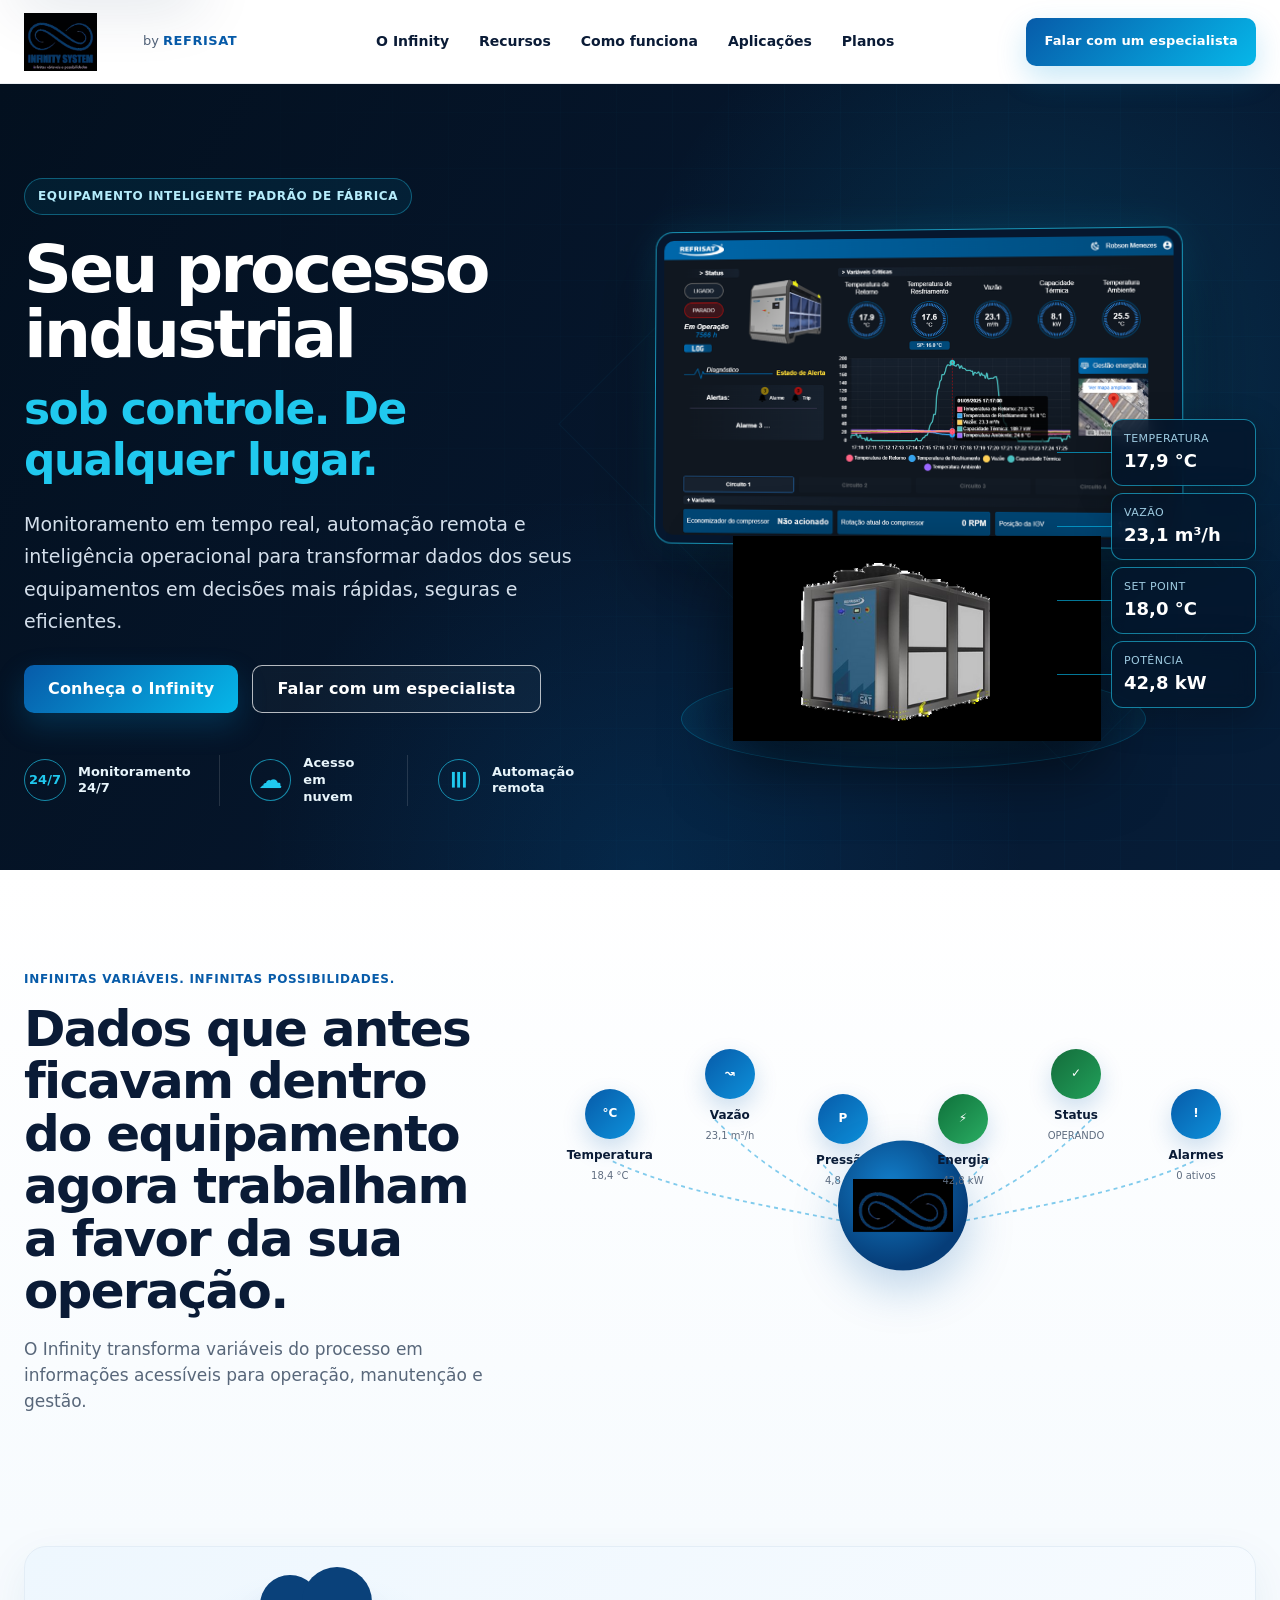
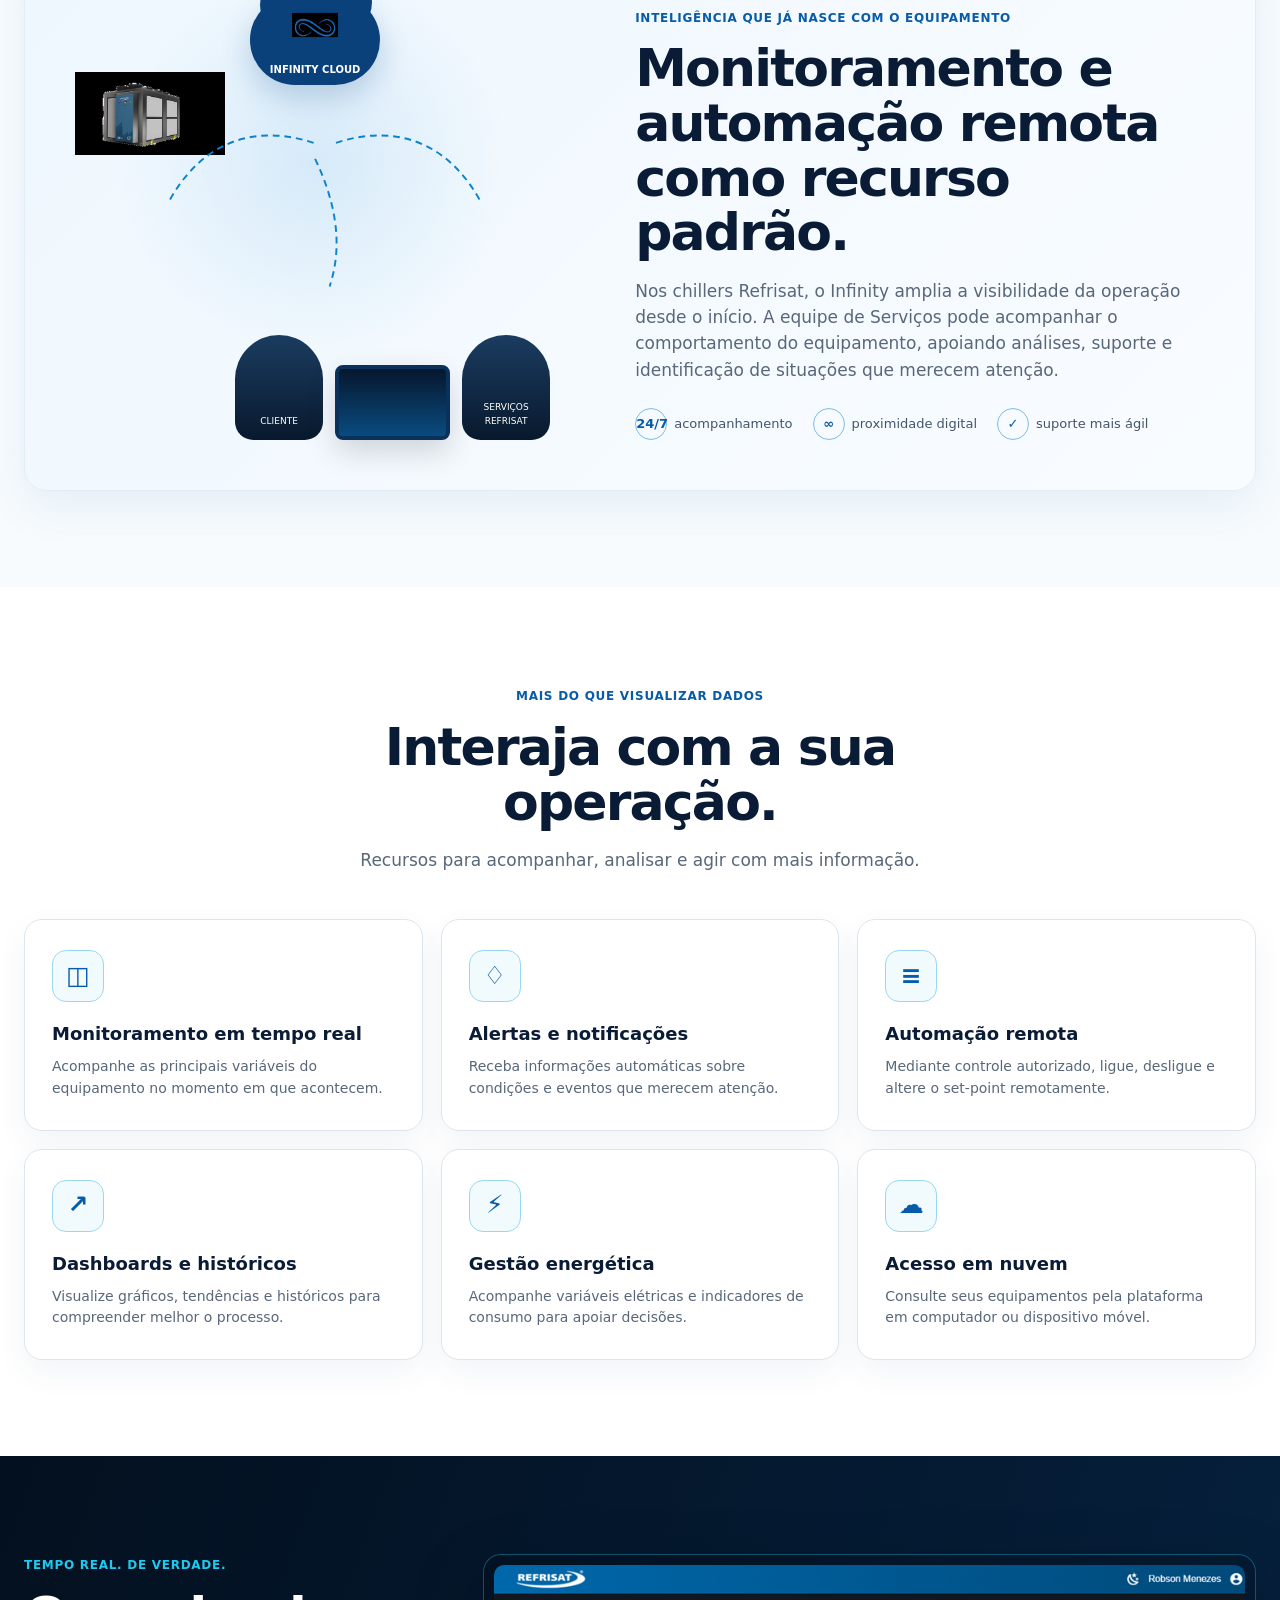
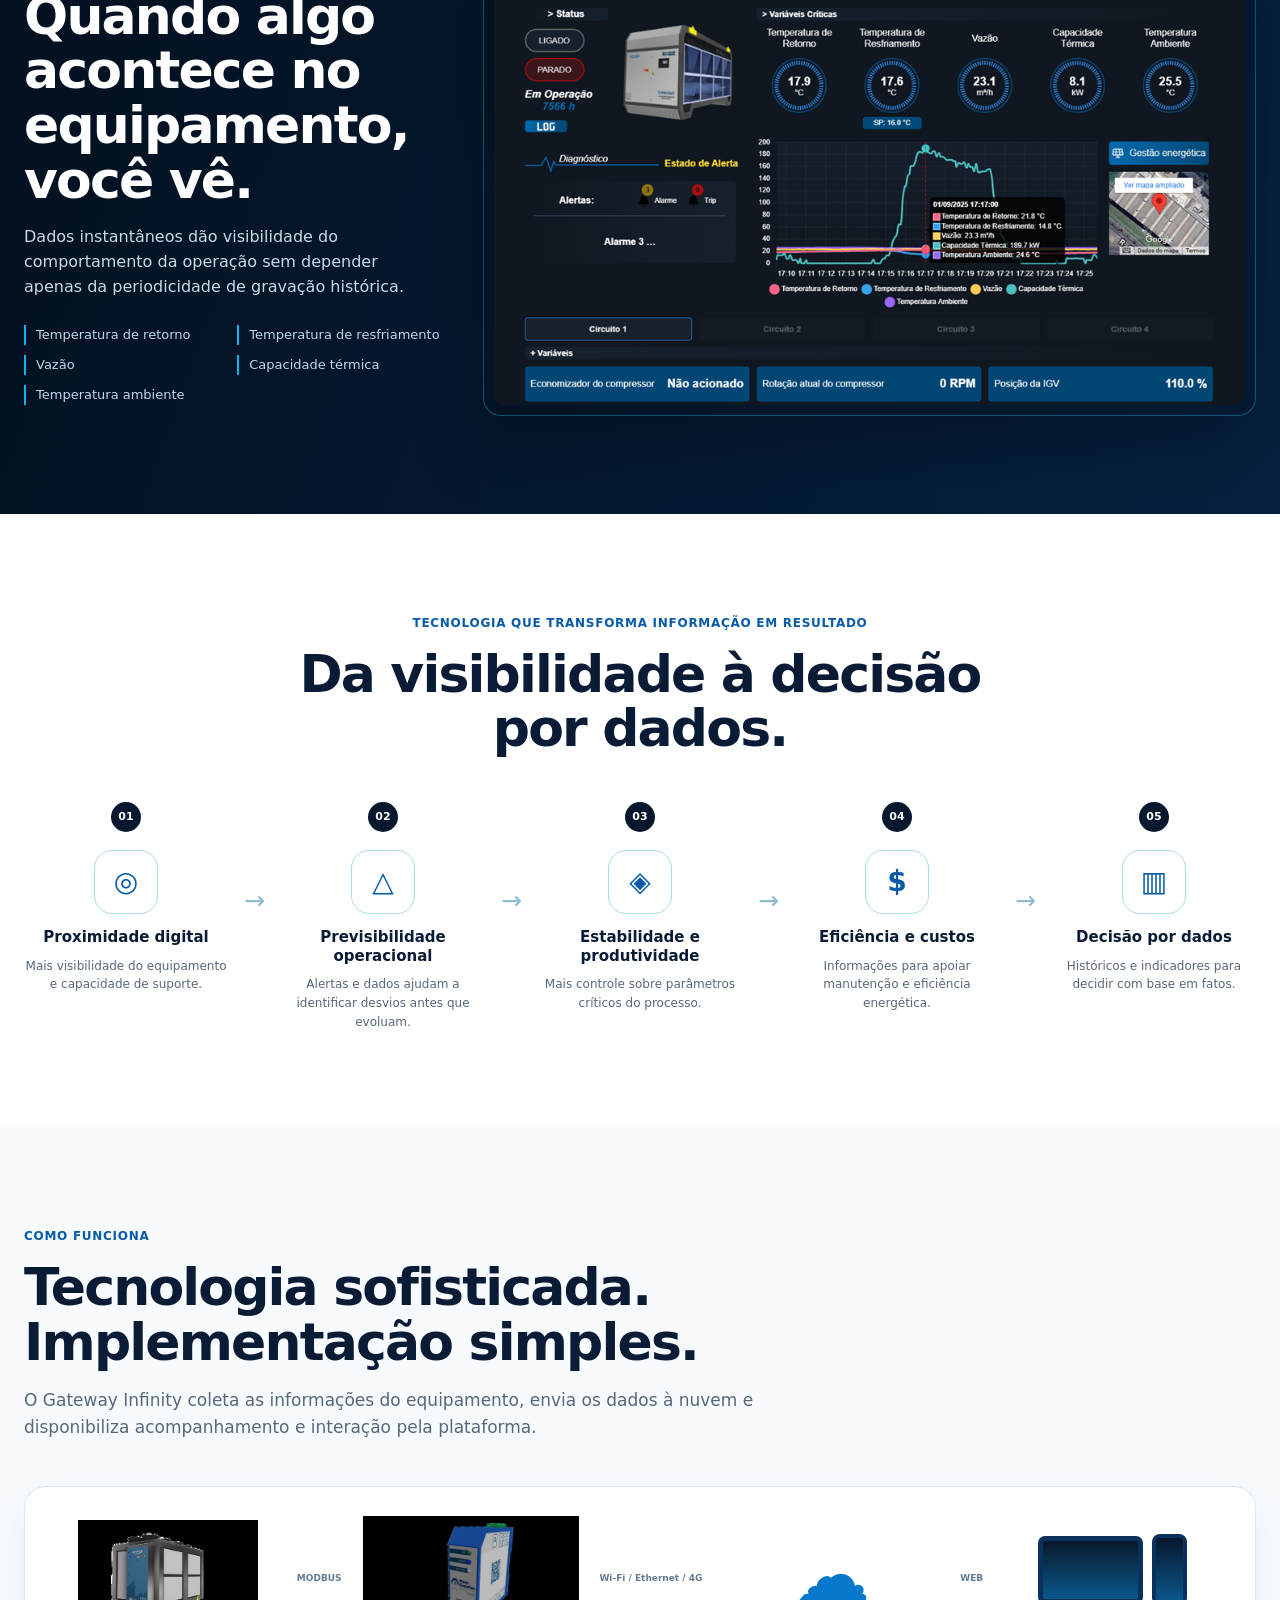
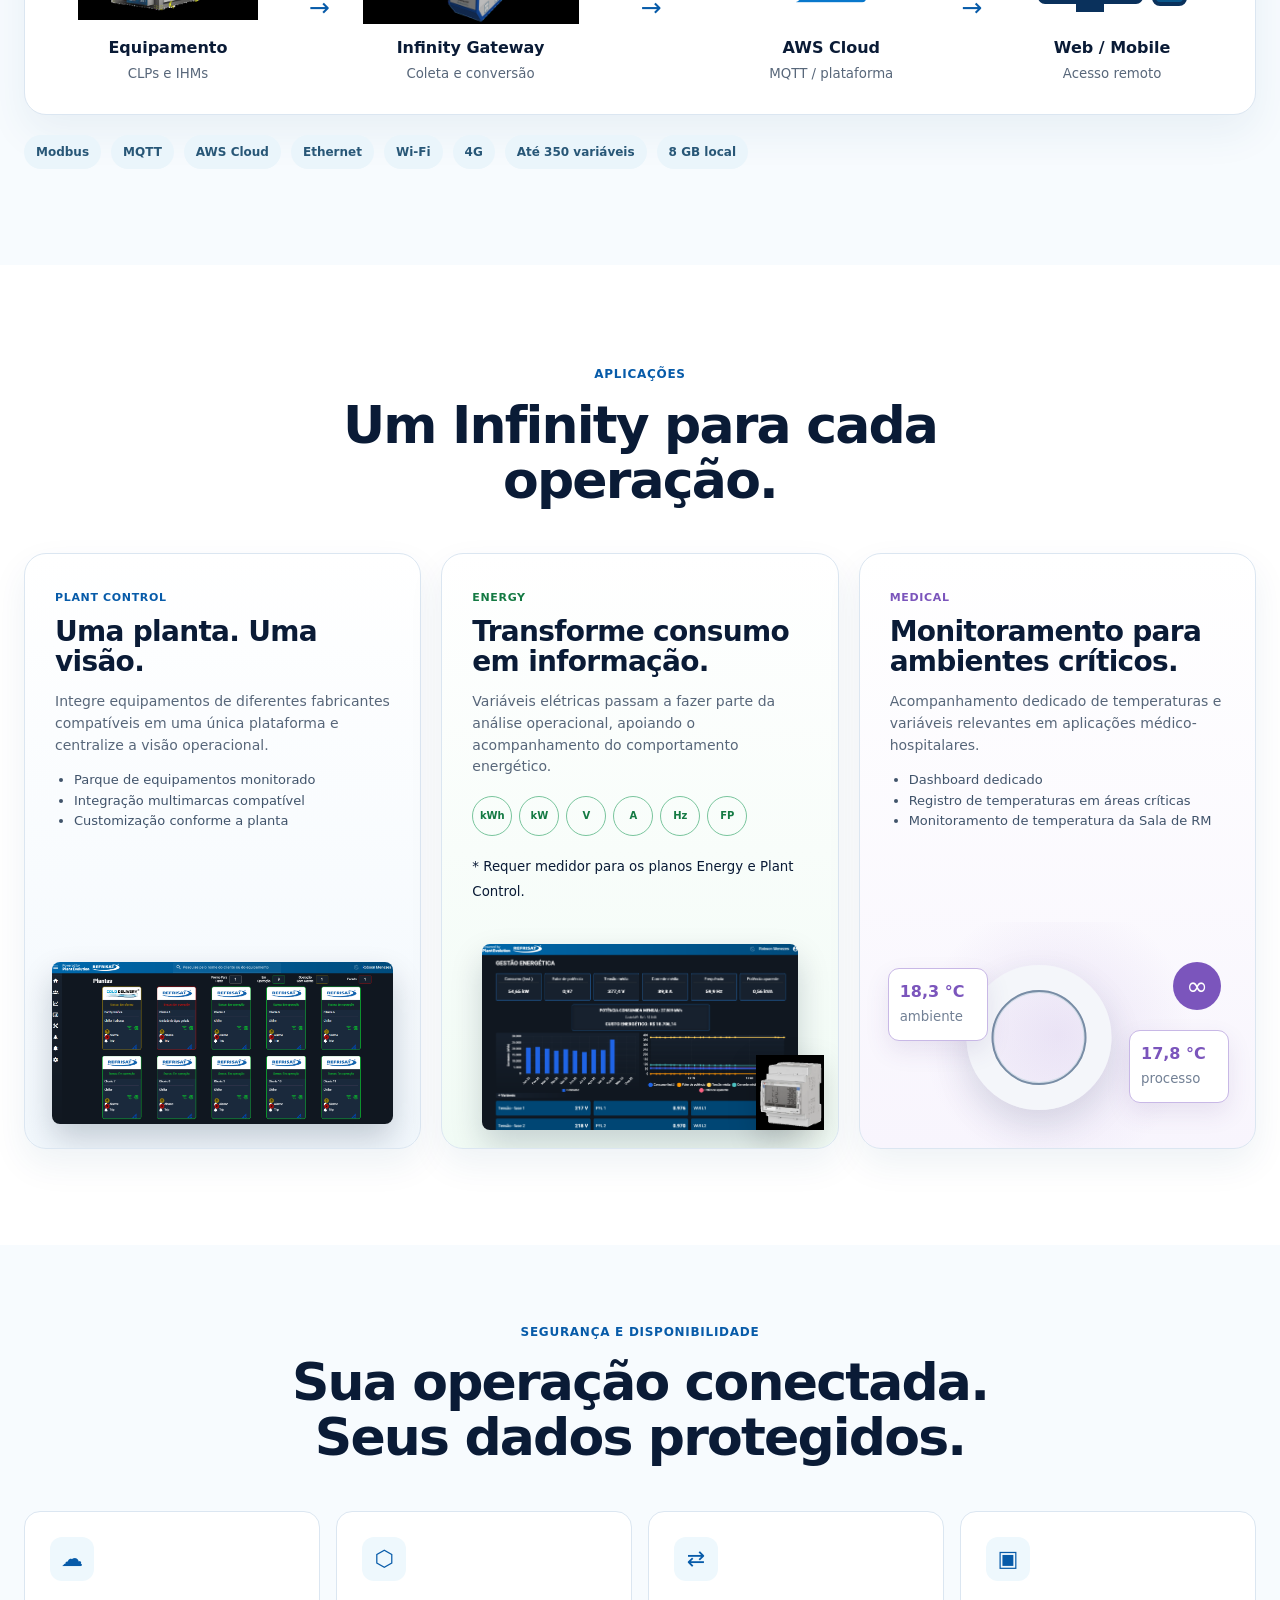
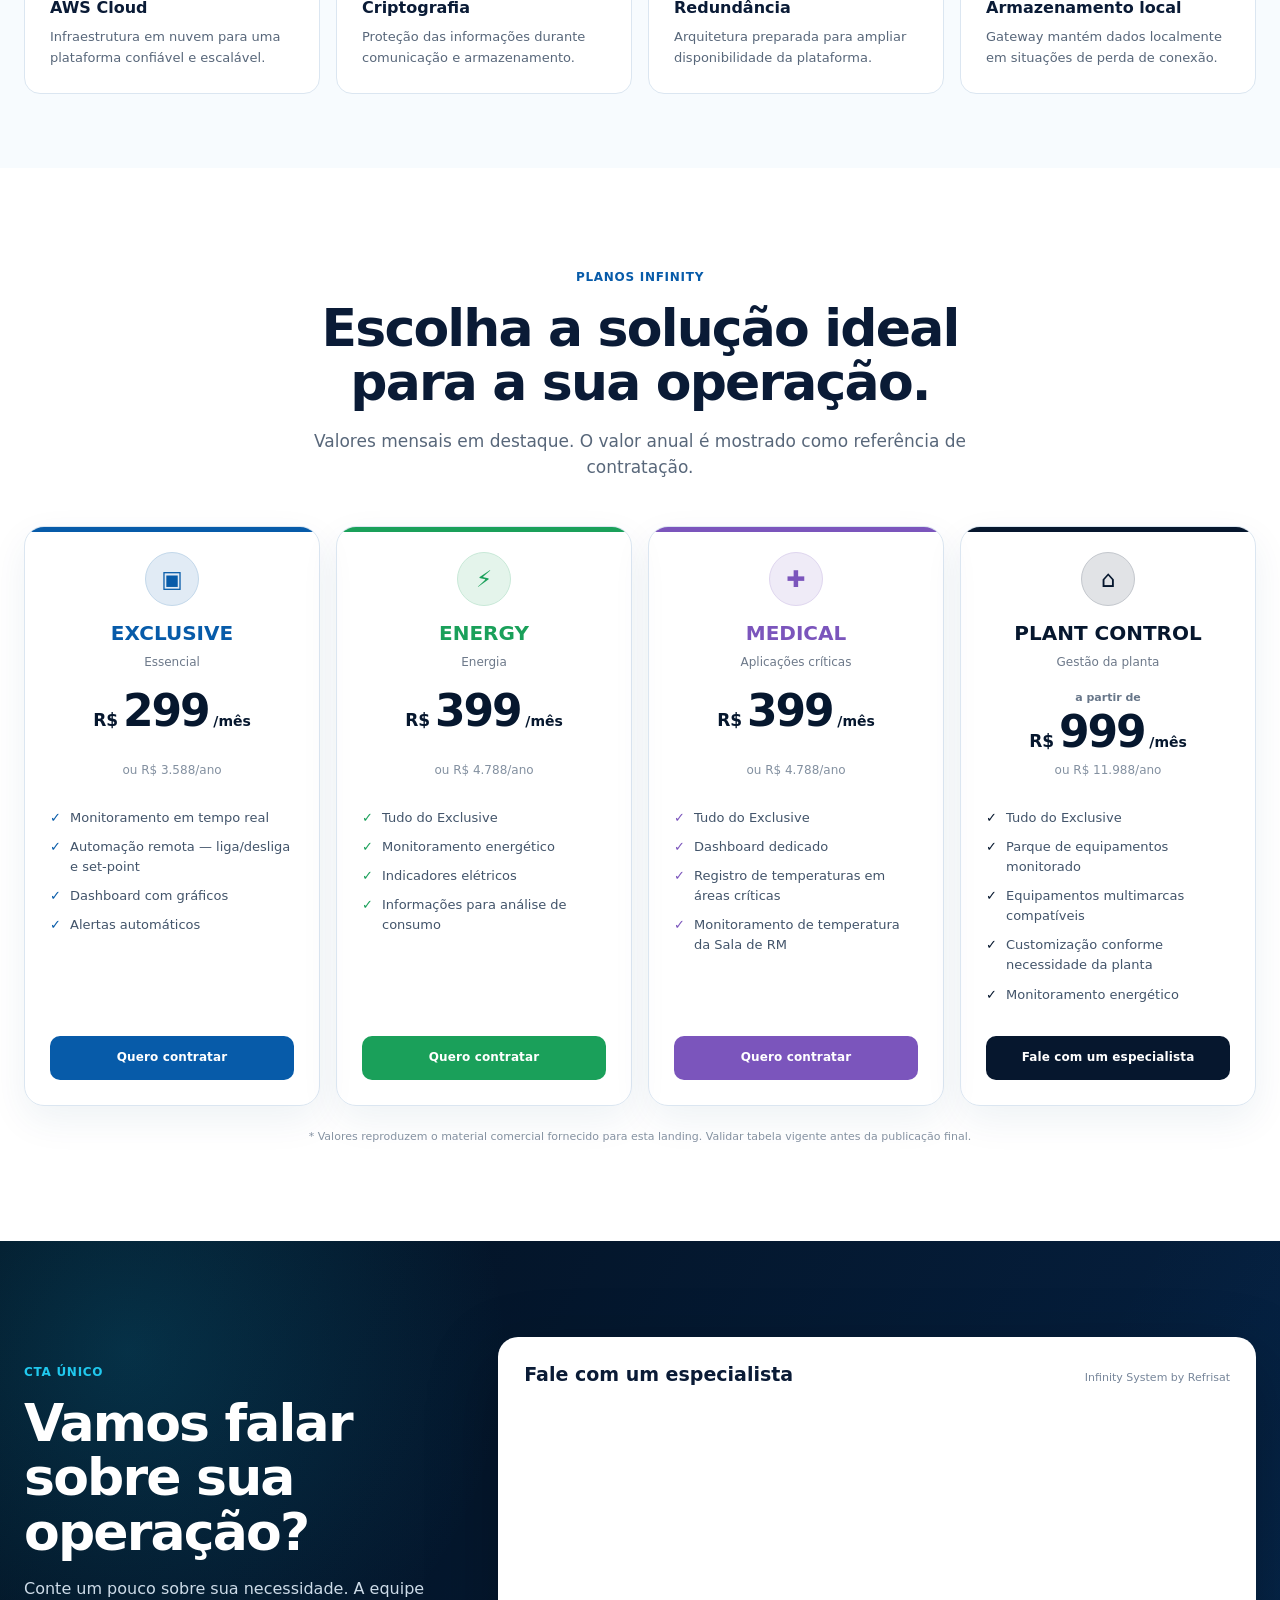
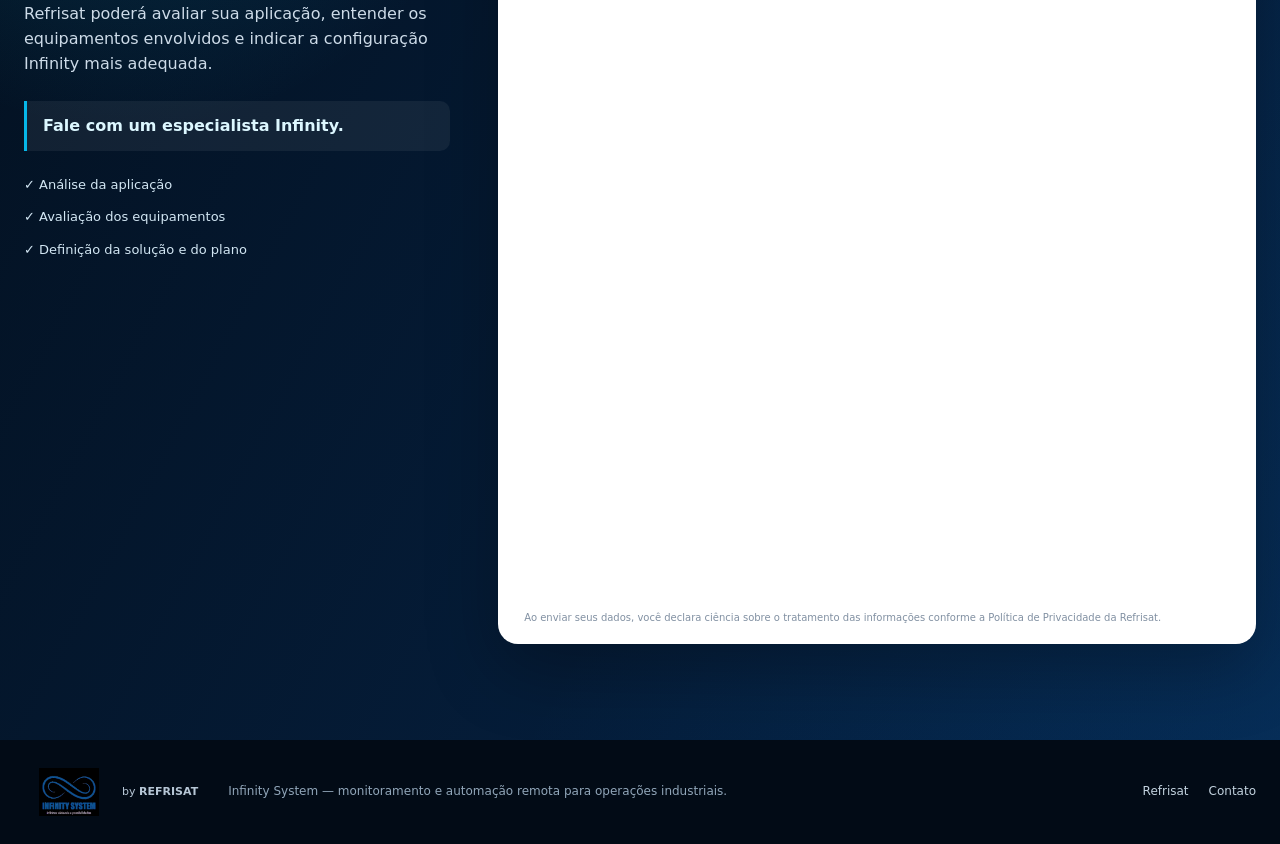
<file: _backup-original/index.html>
<!doctype html>
<html lang="pt-BR">
<head>
  <meta charset="utf-8" />
  <meta name="viewport" content="width=device-width, initial-scale=1" />
  <title>Infinity System | Monitoramento e Automação Remota by Refrisat</title>
  <meta name="description" content="Infinity System by Refrisat: monitoramento em tempo real, automação remota, gestão energética e inteligência operacional para chillers e equipamentos industriais." />
  <meta name="theme-color" content="#06172e" />
  <meta property="og:type" content="website" />
  <meta property="og:title" content="Infinity System by Refrisat" />
  <meta property="og:description" content="Seu processo industrial sob controle. De qualquer lugar." />
  <meta property="og:image" content="assets/og-infinity.png" />
  <meta property="og:locale" content="pt_BR" />
  <link rel="icon" type="image/png" href="assets/favicon.png" />
  <link rel="stylesheet" href="styles.css" />
</head>
<body>
  <a class="skip-link" href="#conteudo">Ir para o conteúdo</a>

  <header class="site-header" id="inicio">
    <div class="container nav-wrap">
      <a class="brand" href="#inicio" aria-label="Infinity System - início">
        <img src="assets/infinity-logo.png" alt="Infinity System" />
        <span class="brand-by">by <strong>REFRISAT</strong></span>
      </a>

      <button class="menu-toggle" aria-controls="menu-principal" aria-expanded="false" aria-label="Abrir menu">
        <span></span><span></span><span></span>
      </button>

      <nav id="menu-principal" class="nav" aria-label="Navegação principal">
        <a href="#infinity">O Infinity</a>
        <a href="#recursos">Recursos</a>
        <a href="#como-funciona">Como funciona</a>
        <a href="#aplicacoes">Aplicações</a>
        <a href="#planos">Planos</a>
      </nav>

      <a class="btn btn-primary header-cta js-cta" data-cta="header" href="#contato">Falar com um especialista</a>
    </div>
  </header>

  <main id="conteudo">
    <section class="hero section-dark">
      <div class="hero-grid container">
        <div class="hero-copy reveal">
          <div class="eyebrow-pill">Equipamento inteligente padrão de fábrica</div>
          <h1>Seu processo industrial <span>sob controle. De qualquer lugar.</span></h1>
          <p class="hero-lead">Monitoramento em tempo real, automação remota e inteligência operacional para transformar dados dos seus equipamentos em decisões mais rápidas, seguras e eficientes.</p>
          <div class="hero-actions">
            <a class="btn btn-primary" href="#infinity">Conheça o Infinity</a>
            <a class="btn btn-outline-light js-cta" data-cta="hero" href="#contato">Falar com um especialista</a>
          </div>
          <div class="hero-proof" aria-label="Principais recursos">
            <div><span class="mini-icon">24/7</span><strong>Monitoramento<br />24/7</strong></div>
            <div><span class="mini-icon cloud-icon">☁</span><strong>Acesso<br />em nuvem</strong></div>
            <div><span class="mini-icon sliders-icon">≡</span><strong>Automação<br />remota</strong></div>
          </div>
        </div>

        <div class="hero-visual reveal" aria-label="Chiller conectado ao painel Infinity">
          <div class="mesh mesh-a"></div>
          <div class="mesh mesh-b"></div>
          <div class="dashboard-shell">
            <img src="assets/dashboard-main.png" alt="Tela real da plataforma Infinity mostrando variáveis críticas, alertas e histórico" />
          </div>
          <img class="chiller-hero" src="assets/chiller.png" alt="Chiller industrial Refrisat" />
          <div class="metric-card metric-1"><span>Temperatura</span><strong>17,9 °C</strong></div>
          <div class="metric-card metric-2"><span>Vazão</span><strong>23,1 m³/h</strong></div>
          <div class="metric-card metric-3"><span>Set point</span><strong>18,0 °C</strong></div>
          <div class="metric-card metric-4"><span>Potência</span><strong>42,8 kW</strong></div>
          <div class="hero-floor"></div>
        </div>
      </div>
      <div class="hero-bottom-glow"></div>
    </section>

    <section id="infinity" class="section variables-section">
      <div class="container variable-layout">
        <div class="section-copy reveal">
          <span class="kicker">Infinitas variáveis. Infinitas possibilidades.</span>
          <h2>Dados que antes ficavam dentro do equipamento agora trabalham a favor da sua operação.</h2>
          <p>O Infinity transforma variáveis do processo em informações acessíveis para operação, manutenção e gestão.</p>
        </div>

        <div class="variable-map reveal" aria-label="Variáveis conectadas ao Infinity">
          <div class="variable-node v-temp"><span class="node-icon">°C</span><b>Temperatura</b><small>18,4 °C</small></div>
          <div class="variable-node v-flow"><span class="node-icon">↝</span><b>Vazão</b><small>23,1 m³/h</small></div>
          <div class="variable-node v-pressure"><span class="node-icon">P</span><b>Pressão</b><small>4,8 bar</small></div>
          <div class="variable-center"><img src="assets/favicon.png" alt="Símbolo Infinity" /></div>
          <div class="variable-node v-energy"><span class="node-icon energy">⚡</span><b>Energia</b><small>42,8 kW</small></div>
          <div class="variable-node v-status"><span class="node-icon ok">✓</span><b>Status</b><small>OPERANDO</small></div>
          <div class="variable-node v-alarm"><span class="node-icon">!</span><b>Alarmes</b><small>0 ativos</small></div>
          <svg class="variable-lines" viewBox="0 0 900 280" preserveAspectRatio="none" aria-hidden="true">
            <path d="M80,88 C180,120 300,130 430,150" />
            <path d="M210,50 C280,100 340,120 430,150" />
            <path d="M340,85 C380,115 395,130 430,150" />
            <path d="M820,88 C720,120 600,130 470,150" />
            <path d="M690,50 C620,100 560,120 470,150" />
            <path d="M560,85 C520,115 505,130 470,150" />
          </svg>
        </div>
      </div>
    </section>

    <section class="section proximity-section">
      <div class="container proximity-card reveal">
        <div class="proximity-visual" aria-hidden="true">
          <div class="device-box"><img src="assets/chiller.png" alt="" /></div>
          <div class="cloud-box"><img src="assets/favicon.png" alt="" /><span>Infinity Cloud</span></div>
          <div class="people-box">
            <div class="person">CLIENTE</div>
            <div class="screen-mini"></div>
            <div class="person">SERVIÇOS REFRISAT</div>
          </div>
          <svg viewBox="0 0 600 300" class="proximity-lines" aria-hidden="true">
            <path d="M150 130 C190 60 250 55 300 72" />
            <path d="M300 88 C320 130 330 175 315 220" />
            <path d="M470 130 C430 60 370 55 320 72" />
          </svg>
        </div>
        <div class="proximity-copy">
          <span class="kicker">Inteligência que já nasce com o equipamento</span>
          <h2>Monitoramento e automação remota como recurso padrão.</h2>
          <p>Nos chillers Refrisat, o Infinity amplia a visibilidade da operação desde o início. A equipe de Serviços pode acompanhar o comportamento do equipamento, apoiando análises, suporte e identificação de situações que merecem atenção.</p>
          <div class="inline-benefits">
            <span><b>24/7</b> acompanhamento</span>
            <span><b>∞</b> proximidade digital</span>
            <span><b>✓</b> suporte mais ágil</span>
          </div>
        </div>
      </div>
    </section>

    <section id="recursos" class="section features-section">
      <div class="container">
        <div class="section-heading center reveal">
          <span class="kicker">Mais do que visualizar dados</span>
          <h2>Interaja com a sua operação.</h2>
          <p>Recursos para acompanhar, analisar e agir com mais informação.</p>
        </div>
        <div class="feature-grid">
          <article class="feature-card reveal"><div class="feature-icon">◫</div><h3>Monitoramento em tempo real</h3><p>Acompanhe as principais variáveis do equipamento no momento em que acontecem.</p></article>
          <article class="feature-card reveal"><div class="feature-icon">♢</div><h3>Alertas e notificações</h3><p>Receba informações automáticas sobre condições e eventos que merecem atenção.</p></article>
          <article class="feature-card reveal"><div class="feature-icon">≡</div><h3>Automação remota</h3><p>Mediante controle autorizado, ligue, desligue e altere o set-point remotamente.</p></article>
          <article class="feature-card reveal"><div class="feature-icon">↗</div><h3>Dashboards e históricos</h3><p>Visualize gráficos, tendências e históricos para compreender melhor o processo.</p></article>
          <article class="feature-card reveal"><div class="feature-icon">⚡</div><h3>Gestão energética</h3><p>Acompanhe variáveis elétricas e indicadores de consumo para apoiar decisões.</p></article>
          <article class="feature-card reveal"><div class="feature-icon">☁</div><h3>Acesso em nuvem</h3><p>Consulte seus equipamentos pela plataforma em computador ou dispositivo móvel.</p></article>
        </div>
      </div>
    </section>

    <section id="tempo-real" class="section realtime-section section-dark">
      <div class="container realtime-grid">
        <div class="realtime-copy reveal">
          <span class="kicker kicker-light">Tempo real. De verdade.</span>
          <h2>Quando algo acontece no equipamento, você vê.</h2>
          <p>Dados instantâneos dão visibilidade do comportamento da operação sem depender apenas da periodicidade de gravação histórica.</p>
          <ul class="metric-list">
            <li>Temperatura de retorno</li>
            <li>Temperatura de resfriamento</li>
            <li>Vazão</li>
            <li>Capacidade térmica</li>
            <li>Temperatura ambiente</li>
          </ul>
        </div>
        <div class="realtime-screen reveal">
          <img src="assets/dashboard-main.png" alt="Dashboard real do Infinity System" />
        </div>
      </div>
    </section>

    <section id="beneficios" class="section pillars-section">
      <div class="container">
        <div class="section-heading center reveal">
          <span class="kicker">Tecnologia que transforma informação em resultado</span>
          <h2>Da visibilidade à decisão por dados.</h2>
        </div>
        <div class="pillar-flow">
          <article class="pillar reveal"><span>01</span><div class="pillar-symbol">◎</div><h3>Proximidade digital</h3><p>Mais visibilidade do equipamento e capacidade de suporte.</p></article>
          <div class="pillar-arrow">→</div>
          <article class="pillar reveal"><span>02</span><div class="pillar-symbol">△</div><h3>Previsibilidade operacional</h3><p>Alertas e dados ajudam a identificar desvios antes que evoluam.</p></article>
          <div class="pillar-arrow">→</div>
          <article class="pillar reveal"><span>03</span><div class="pillar-symbol">◈</div><h3>Estabilidade e produtividade</h3><p>Mais controle sobre parâmetros críticos do processo.</p></article>
          <div class="pillar-arrow">→</div>
          <article class="pillar reveal"><span>04</span><div class="pillar-symbol">$</div><h3>Eficiência e custos</h3><p>Informações para apoiar manutenção e eficiência energética.</p></article>
          <div class="pillar-arrow">→</div>
          <article class="pillar reveal"><span>05</span><div class="pillar-symbol">▥</div><h3>Decisão por dados</h3><p>Históricos e indicadores para decidir com base em fatos.</p></article>
        </div>
      </div>
    </section>

    <section id="como-funciona" class="section how-section">
      <div class="container">
        <div class="section-heading reveal">
          <span class="kicker">Como funciona</span>
          <h2>Tecnologia sofisticada. Implementação simples.</h2>
          <p>O Gateway Infinity coleta as informações do equipamento, envia os dados à nuvem e disponibiliza acompanhamento e interação pela plataforma.</p>
        </div>

        <div class="architecture reveal" aria-label="Arquitetura de funcionamento do Infinity">
          <div class="arch-step"><div class="arch-art equipment-art"><img src="assets/chiller.png" alt="Chiller" /></div><b>Equipamento</b><small>CLPs e IHMs</small></div>
          <div class="arch-link"><span>MODBUS</span>→</div>
          <div class="arch-step"><div class="arch-art gateway-art"><img src="assets/gateway.png" alt="Gateway Infinity" /></div><b>Infinity Gateway</b><small>Coleta e conversão</small></div>
          <div class="arch-link"><span>Wi-Fi / Ethernet / 4G</span>→</div>
          <div class="arch-step"><div class="arch-art cloud-art">☁</div><b>AWS Cloud</b><small>MQTT / plataforma</small></div>
          <div class="arch-link"><span>WEB</span>→</div>
          <div class="arch-step"><div class="arch-art devices-art"><div class="desktop-mini"></div><div class="mobile-mini"></div></div><b>Web / Mobile</b><small>Acesso remoto</small></div>
        </div>

        <div class="tech-chips reveal">
          <span>Modbus</span><span>MQTT</span><span>AWS Cloud</span><span>Ethernet</span><span>Wi-Fi</span><span>4G</span><span>Até 350 variáveis</span><span>8 GB local</span>
        </div>
      </div>
    </section>

    <section id="aplicacoes" class="section applications-section">
      <div class="container">
        <div class="section-heading center reveal">
          <span class="kicker">Aplicações</span>
          <h2>Um Infinity para cada operação.</h2>
        </div>

        <div class="application-grid">
          <article class="application-card plant-card reveal">
            <div class="app-copy"><span class="app-label">Plant Control</span><h3>Uma planta. Uma visão.</h3><p>Integre equipamentos de diferentes fabricantes compatíveis em uma única plataforma e centralize a visão operacional.</p><ul><li>Parque de equipamentos monitorado</li><li>Integração multimarcas compatível</li><li>Customização conforme a planta</li></ul></div>
            <div class="app-visual plant-visual"><img src="assets/dashboard-plant.png" alt="Visão de múltiplos equipamentos no Infinity" /></div>
          </article>

          <article class="application-card energy-card reveal">
            <div class="app-copy"><span class="app-label">Energy</span><h3>Transforme consumo em informação.</h3><p>Variáveis elétricas passam a fazer parte da análise operacional, apoiando o acompanhamento do comportamento energético.</p><div class="energy-badges"><span>kWh</span><span>kW</span><span>V</span><span>A</span><span>Hz</span><span>FP</span></div><small>* Requer medidor para os planos Energy e Plant Control.</small></div>
            <div class="app-visual energy-visual"><img src="assets/dashboard-energy.png" alt="Dashboard de gestão energética Infinity" /><img class="meter-float" src="assets/energy-meter.png" alt="Medidor de energia" /></div>
          </article>

          <article class="application-card medical-card reveal">
            <div class="app-copy"><span class="app-label">Medical</span><h3>Monitoramento para ambientes críticos.</h3><p>Acompanhamento dedicado de temperaturas e variáveis relevantes em aplicações médico-hospitalares.</p><ul><li>Dashboard dedicado</li><li>Registro de temperaturas em áreas críticas</li><li>Monitoramento de temperatura da Sala de RM</li></ul></div>
            <div class="app-visual medical-visual">
              <div class="medical-room">
                <div class="mri-ring"><div></div></div>
                <div class="medical-sensor"><span>18,3 °C</span><small>ambiente</small></div>
                <div class="medical-sensor sensor-2"><span>17,8 °C</span><small>processo</small></div>
                <div class="medical-cloud">∞</div>
              </div>
            </div>
          </article>
        </div>
      </div>
    </section>

    <section id="seguranca" class="section security-section">
      <div class="container">
        <div class="section-heading center reveal">
          <span class="kicker">Segurança e disponibilidade</span>
          <h2>Sua operação conectada. Seus dados protegidos.</h2>
        </div>
        <div class="security-grid">
          <article class="security-item reveal"><div>☁</div><h3>AWS Cloud</h3><p>Infraestrutura em nuvem para uma plataforma confiável e escalável.</p></article>
          <article class="security-item reveal"><div>⬡</div><h3>Criptografia</h3><p>Proteção das informações durante comunicação e armazenamento.</p></article>
          <article class="security-item reveal"><div>⇄</div><h3>Redundância</h3><p>Arquitetura preparada para ampliar disponibilidade da plataforma.</p></article>
          <article class="security-item reveal"><div>▣</div><h3>Armazenamento local</h3><p>Gateway mantém dados localmente em situações de perda de conexão.</p></article>
        </div>
      </div>
    </section>

    <section id="planos" class="section plans-section">
      <div class="container">
        <div class="section-heading center reveal">
          <span class="kicker">Planos Infinity</span>
          <h2>Escolha a solução ideal para a sua operação.</h2>
          <p>Valores mensais em destaque. O valor anual é mostrado como referência de contratação.</p>
        </div>

        <div class="plans-grid">
          <article class="plan-card exclusive reveal">
            <div class="plan-top"><span class="plan-icon">▣</span><h3>Exclusive</h3><p>Essencial</p></div>
            <div class="price"><span class="currency">R$</span><strong>299</strong><span class="per">/mês</span></div>
            <div class="annual">ou R$ 3.588/ano</div>
            <ul><li>Monitoramento em tempo real</li><li>Automação remota — liga/desliga e set-point</li><li>Dashboard com gráficos</li><li>Alertas automáticos</li></ul>
            <a class="btn plan-btn js-cta" data-cta="plano_exclusive" data-plan="Exclusive" href="#contato">Quero contratar</a>
          </article>

          <article class="plan-card energy reveal">
            <div class="plan-top"><span class="plan-icon">⚡</span><h3>Energy</h3><p>Energia</p></div>
            <div class="price"><span class="currency">R$</span><strong>399</strong><span class="per">/mês</span></div>
            <div class="annual">ou R$ 4.788/ano</div>
            <ul><li>Tudo do Exclusive</li><li>Monitoramento energético</li><li>Indicadores elétricos</li><li>Informações para análise de consumo</li></ul>
            <a class="btn plan-btn js-cta" data-cta="plano_energy" data-plan="Energy" href="#contato">Quero contratar</a>
          </article>

          <article class="plan-card medical reveal">
            <div class="plan-top"><span class="plan-icon">✚</span><h3>Medical</h3><p>Aplicações críticas</p></div>
            <div class="price"><span class="currency">R$</span><strong>399</strong><span class="per">/mês</span></div>
            <div class="annual">ou R$ 4.788/ano</div>
            <ul><li>Tudo do Exclusive</li><li>Dashboard dedicado</li><li>Registro de temperaturas em áreas críticas</li><li>Monitoramento de temperatura da Sala de RM</li></ul>
            <a class="btn plan-btn js-cta" data-cta="plano_medical" data-plan="Medical" href="#contato">Quero contratar</a>
          </article>

          <article class="plan-card plant reveal">
            <div class="plan-top"><span class="plan-icon">⌂</span><h3>Plant Control</h3><p>Gestão da planta</p></div>
            <div class="price"><span class="from">a partir de</span><span class="currency">R$</span><strong>999</strong><span class="per">/mês</span></div>
            <div class="annual">ou R$ 11.988/ano</div>
            <ul><li>Tudo do Exclusive</li><li>Parque de equipamentos monitorado</li><li>Equipamentos multimarcas compatíveis</li><li>Customização conforme necessidade da planta</li><li>Monitoramento energético</li></ul>
            <a class="btn plan-btn js-cta" data-cta="plano_plant_control" data-plan="Plant Control" href="#contato">Fale com um especialista</a>
          </article>
        </div>
        <p class="plan-note">* Valores reproduzem o material comercial fornecido para esta landing. Validar tabela vigente antes da publicação final.</p>
      </div>
    </section>

    <section id="contato" class="section contact-section section-dark">
      <div class="container contact-grid">
        <div class="contact-copy reveal">
          <span class="kicker kicker-light">CTA único</span>
          <h2>Vamos falar sobre sua operação?</h2>
          <p>Conte um pouco sobre sua necessidade. A equipe Refrisat poderá avaliar sua aplicação, entender os equipamentos envolvidos e indicar a configuração Infinity mais adequada.</p>
          <div class="contact-context" id="contact-context" aria-live="polite">Fale com um especialista Infinity.</div>
          <div class="contact-benefits"><span>✓ Análise da aplicação</span><span>✓ Avaliação dos equipamentos</span><span>✓ Definição da solução e do plano</span></div>
        </div>
        <div class="form-shell reveal">
          <div class="form-top"><h3>Fale com um especialista</h3><span>Infinity System by Refrisat</span></div>
          <iframe
            id="ploomes-form"
            title="Formulário de contato Infinity System"
            src="https://forms.ploomes.com/form/4e3b3aabeecc45ac935a021d79d59610?iframe=true"
            loading="lazy"
            allow="clipboard-write"
          ></iframe>
          <p class="privacy-note">Ao enviar seus dados, você declara ciência sobre o tratamento das informações conforme a Política de Privacidade da Refrisat.</p>
        </div>
      </div>
    </section>
  </main>

  <footer class="footer">
    <div class="container footer-wrap">
      <div class="footer-brand"><img src="assets/infinity-logo.png" alt="Infinity System" /><span>by <strong>REFRISAT</strong></span></div>
      <p>Infinity System — monitoramento e automação remota para operações industriais.</p>
      <div class="footer-links"><a href="https://refrisat.com.br/" rel="noopener">Refrisat</a><a href="#contato">Contato</a></div>
    </div>
  </footer>

  <script src="script.js"></script>
</body>
</html>
</file>
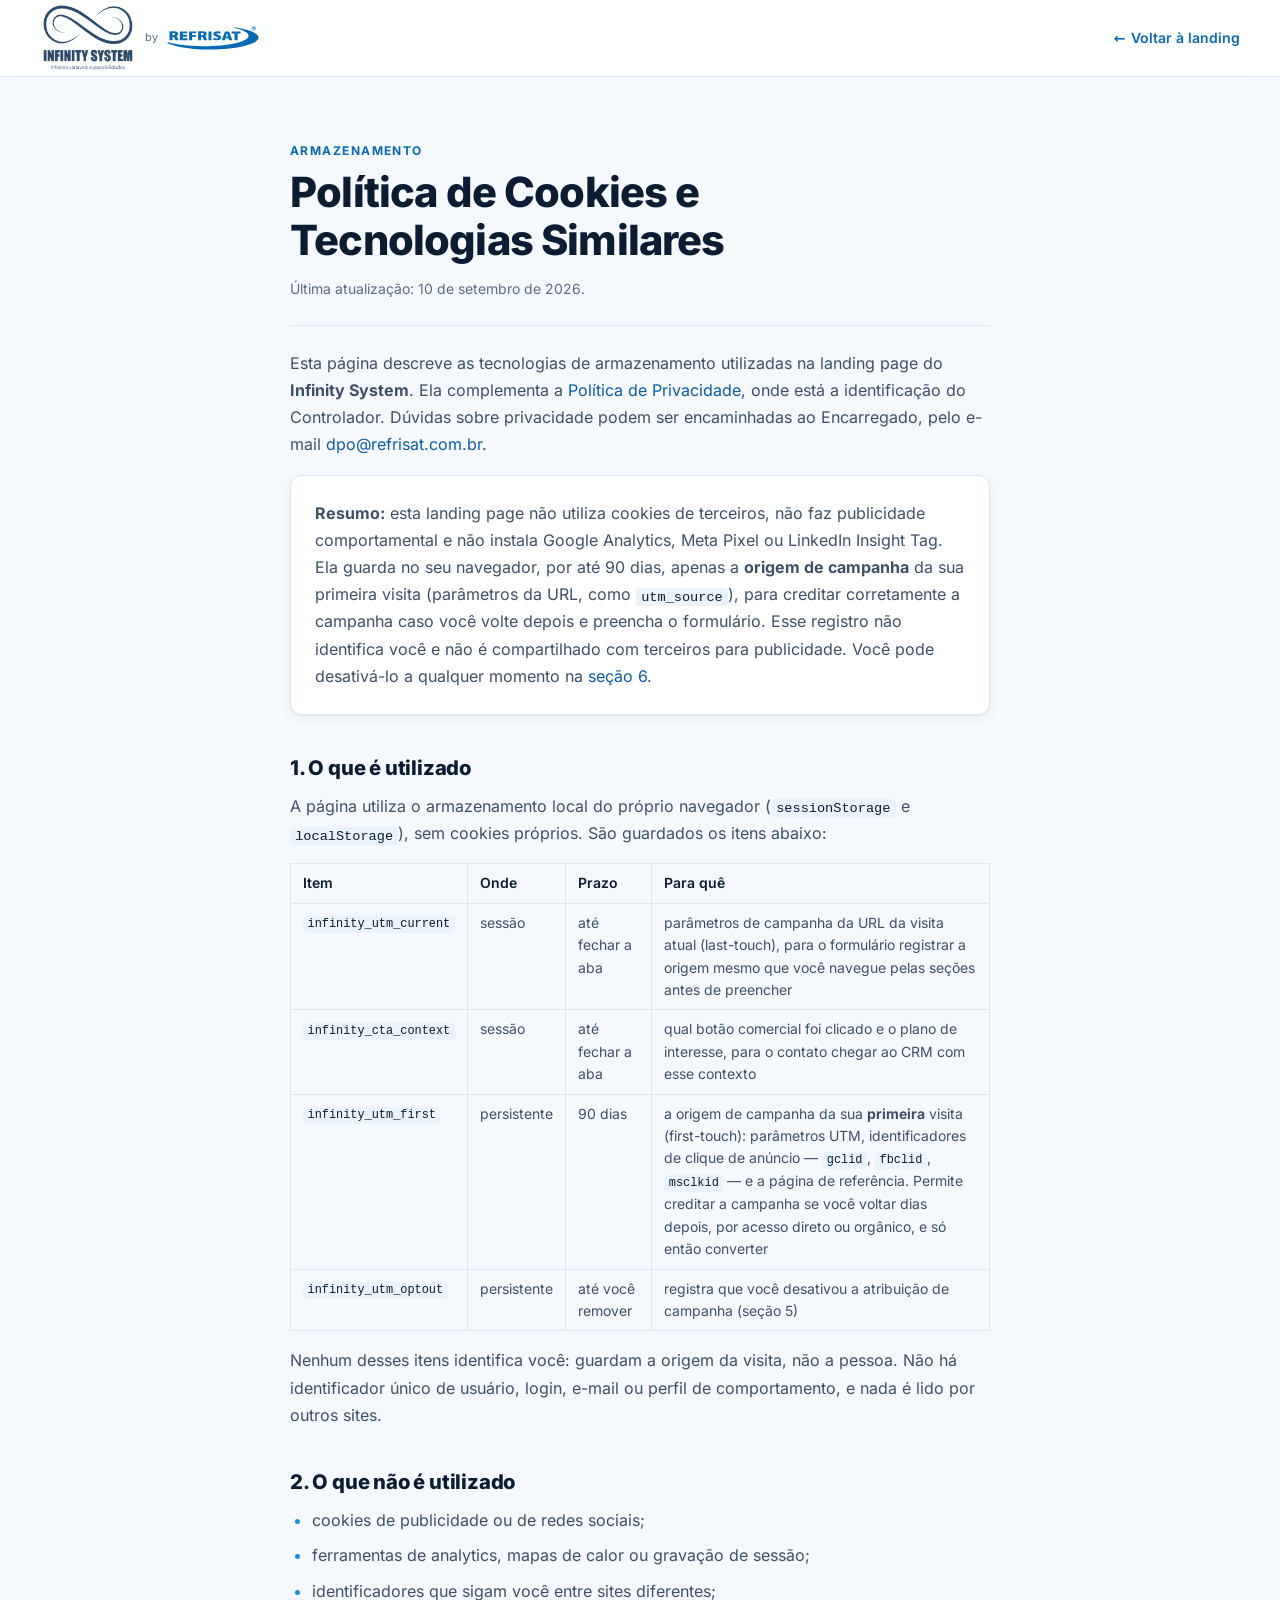
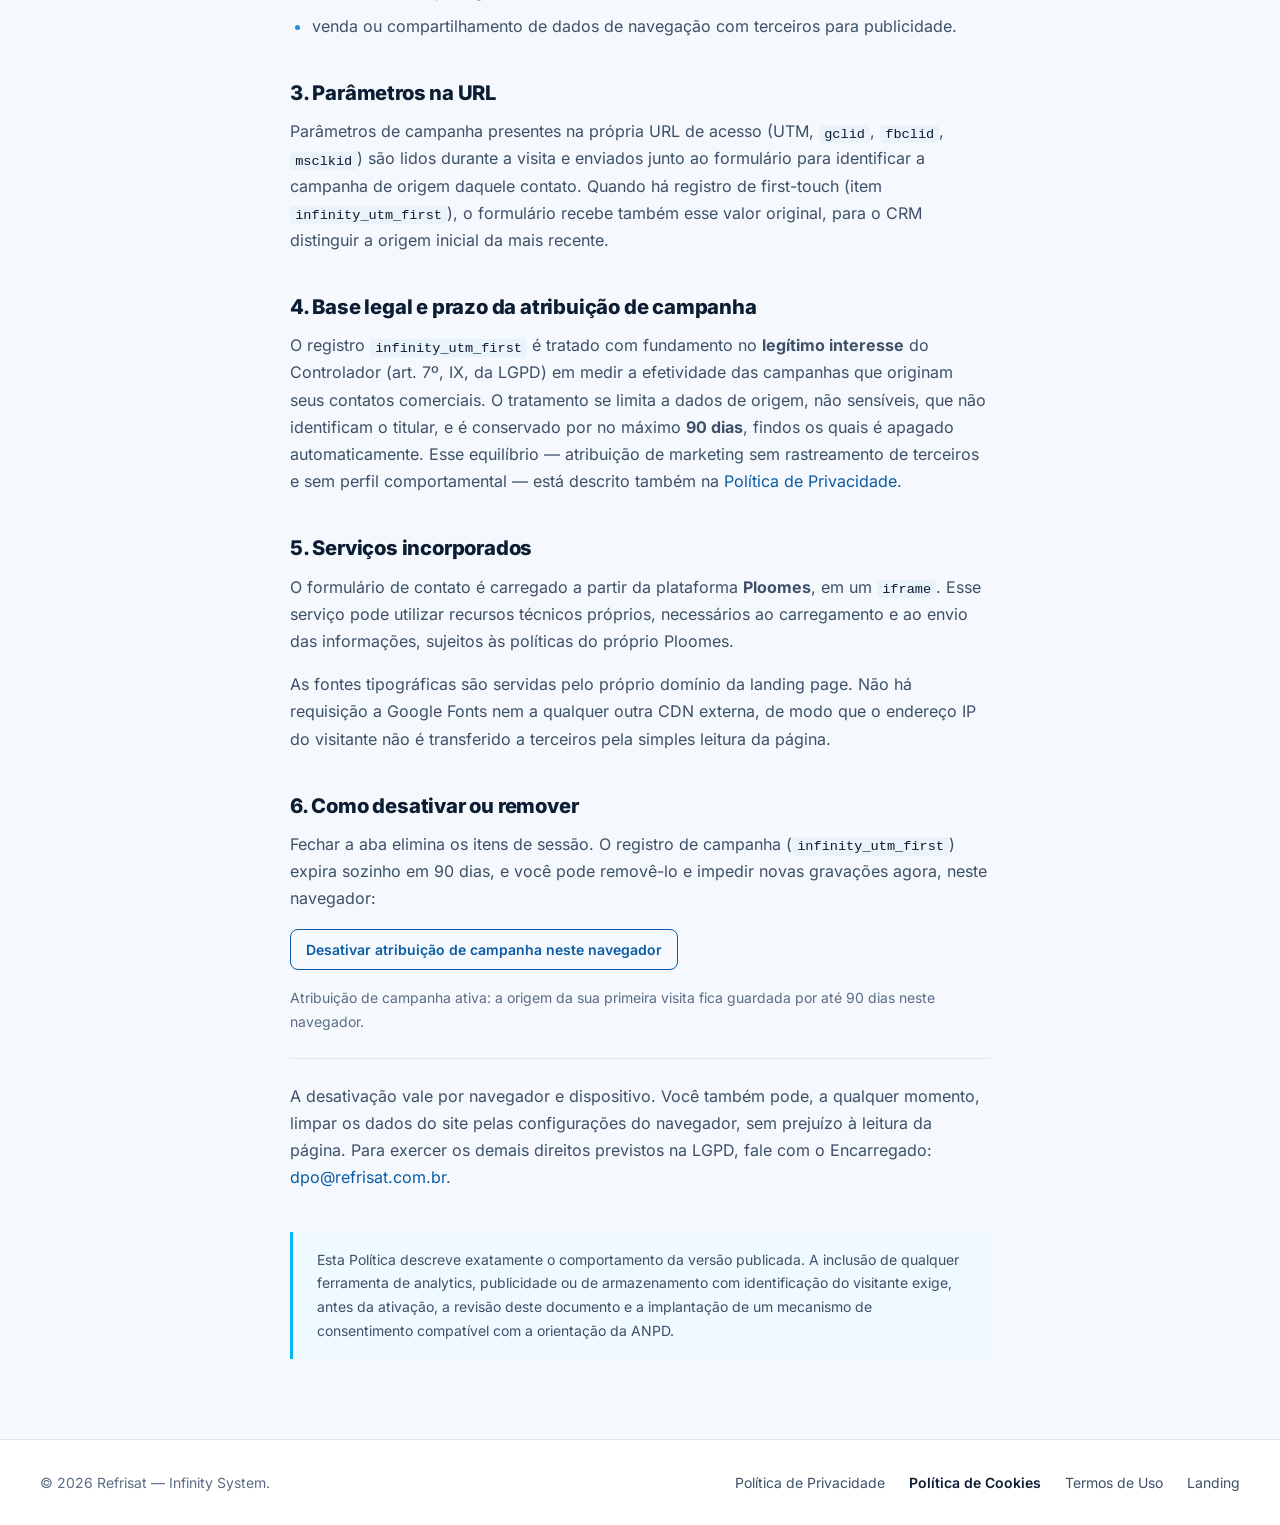
<file: politica-de-cookies.html>
<!doctype html>
<html lang="pt-BR">
<head>
<meta charset="utf-8">
<meta name="viewport" content="width=device-width, initial-scale=1">

<!-- Conferir a data de "Última atualização" a cada revisão do texto. -->
<title>Política de Cookies | Infinity System</title>
<meta name="description" content="Quais tecnologias de armazenamento a landing page do Infinity System utiliza — e quais deliberadamente não utiliza.">
<link rel="canonical" href="https://goinfinity.com.br/politica-de-cookies.html">
<meta name="robots" content="index, follow">
<meta name="theme-color" content="#ffffff">

<link rel="icon" href="assets/favicon-32.png" sizes="32x32">
<link rel="icon" href="assets/favicon-512.png" sizes="512x512">
<link rel="apple-touch-icon" href="assets/apple-touch-icon.png">
<link rel="stylesheet" href="styles.css">
</head>

<body class="legal-page">

<header class="legal-header">
  <div class="container">
    <a class="brand" href="index.html" aria-label="Infinity System by Refrisat — voltar à página inicial">
      <picture>
        <source srcset="assets/infinity-logo.webp" type="image/webp">
        <img class="brand-mark" src="assets/infinity-logo.png" width="104" height="75" alt="Infinity System">
      </picture>
      <span class="brand-by">by</span>
      <img class="brand-refrisat" src="assets/refrisat.svg" width="96" height="25" alt="Refrisat">
    </a>
    <a class="back-link" href="index.html">Voltar à landing</a>
  </div>
</header>

<main class="legal-doc">
  <p class="kicker">Armazenamento</p>
  <h1>Política de Cookies e Tecnologias Similares</h1>
  <p class="doc-meta">Última atualização: 10 de setembro de 2026.</p>

  <p>Esta página descreve as tecnologias de armazenamento utilizadas na
     landing page do <strong>Infinity System</strong>. Ela complementa a
     <a href="politica-de-privacidade.html">Política de Privacidade</a>, onde
     está a identificação do Controlador. Dúvidas sobre privacidade podem ser
     encaminhadas ao Encarregado, pelo e-mail
     <a href="mailto:dpo@refrisat.com.br">dpo@refrisat.com.br</a>.</p>

  <div class="controller">
    <p><strong>Resumo:</strong> esta landing page não utiliza cookies de
       terceiros, não faz publicidade comportamental e não instala Google
       Analytics, Meta Pixel ou LinkedIn Insight Tag. Ela guarda no seu
       navegador, por até 90 dias, apenas a <strong>origem de campanha</strong>
       da sua primeira visita (parâmetros da URL, como <code>utm_source</code>),
       para creditar corretamente a campanha caso você volte depois e preencha
       o formulário. Esse registro não identifica você e não é compartilhado
       com terceiros para publicidade. Você pode desativá-lo a qualquer momento
       na <a href="#atribuicao-campanha">seção 6</a>.</p>
  </div>

  <h2>1. O que é utilizado</h2>
  <p>A página utiliza o armazenamento local do próprio navegador
     (<code>sessionStorage</code> e <code>localStorage</code>), sem cookies
     próprios. São guardados os itens abaixo:</p>
  <table class="cookie-table">
    <thead>
      <tr><th>Item</th><th>Onde</th><th>Prazo</th><th>Para quê</th></tr>
    </thead>
    <tbody>
      <tr>
        <td><code>infinity_utm_current</code></td>
        <td>sessão</td>
        <td>até fechar a aba</td>
        <td>parâmetros de campanha da URL da visita atual (last-touch), para o
            formulário registrar a origem mesmo que você navegue pelas seções
            antes de preencher</td>
      </tr>
      <tr>
        <td><code>infinity_cta_context</code></td>
        <td>sessão</td>
        <td>até fechar a aba</td>
        <td>qual botão comercial foi clicado e o plano de interesse, para o
            contato chegar ao CRM com esse contexto</td>
      </tr>
      <tr>
        <td><code>infinity_utm_first</code></td>
        <td>persistente</td>
        <td>90 dias</td>
        <td>a origem de campanha da sua <strong>primeira</strong> visita
            (first-touch): parâmetros UTM, identificadores de clique de anúncio
            — <code>gclid</code>, <code>fbclid</code>, <code>msclkid</code> — e
            a página de referência. Permite creditar a campanha se você voltar
            dias depois, por acesso direto ou orgânico, e só então converter</td>
      </tr>
      <tr>
        <td><code>infinity_utm_optout</code></td>
        <td>persistente</td>
        <td>até você remover</td>
        <td>registra que você desativou a atribuição de campanha (seção 5)</td>
      </tr>
    </tbody>
  </table>
  <p>Nenhum desses itens identifica você: guardam a origem da visita, não a
     pessoa. Não há identificador único de usuário, login, e-mail ou perfil de
     comportamento, e nada é lido por outros sites.</p>

  <h2>2. O que não é utilizado</h2>
  <ul>
    <li>cookies de publicidade ou de redes sociais;</li>
    <li>ferramentas de analytics, mapas de calor ou gravação de sessão;</li>
    <li>identificadores que sigam você entre sites diferentes;</li>
    <li>venda ou compartilhamento de dados de navegação com terceiros para
        publicidade.</li>
  </ul>

  <h2>3. Parâmetros na URL</h2>
  <p>Parâmetros de campanha presentes na própria URL de acesso (UTM,
     <code>gclid</code>, <code>fbclid</code>, <code>msclkid</code>) são lidos
     durante a visita e enviados junto ao formulário para identificar a
     campanha de origem daquele contato. Quando há registro de first-touch
     (item <code>infinity_utm_first</code>), o formulário recebe também esse
     valor original, para o CRM distinguir a origem inicial da mais recente.</p>

  <h2>4. Base legal e prazo da atribuição de campanha</h2>
  <p>O registro <code>infinity_utm_first</code> é tratado com fundamento no
     <strong>legítimo interesse</strong> do Controlador (art. 7º, IX, da LGPD)
     em medir a efetividade das campanhas que originam seus contatos
     comerciais. O tratamento se limita a dados de origem, não sensíveis, que
     não identificam o titular, e é conservado por no máximo
     <strong>90 dias</strong>, findos os quais é apagado automaticamente. Esse
     equilíbrio — atribuição de marketing sem rastreamento de terceiros e sem
     perfil comportamental — está descrito também na
     <a href="politica-de-privacidade.html">Política de Privacidade</a>.</p>

  <h2>5. Serviços incorporados</h2>
  <p>O formulário de contato é carregado a partir da plataforma
     <strong>Ploomes</strong>, em um <code>iframe</code>. Esse serviço pode
     utilizar recursos técnicos próprios, necessários ao carregamento e ao
     envio das informações, sujeitos às políticas do próprio Ploomes.</p>
  <p>As fontes tipográficas são servidas pelo próprio domínio da landing page.
     Não há requisição a Google Fonts nem a qualquer outra CDN externa, de
     modo que o endereço IP do visitante não é transferido a terceiros pela
     simples leitura da página.</p>

  <h2 id="atribuicao-campanha">6. Como desativar ou remover</h2>
  <p>Fechar a aba elimina os itens de sessão. O registro de campanha
     (<code>infinity_utm_first</code>) expira sozinho em 90 dias, e você pode
     removê-lo e impedir novas gravações agora, neste navegador:</p>
  <p>
    <button type="button" id="campanha-optout" class="back-link">Desativar atribuição de campanha neste navegador</button>
  </p>
  <p id="campanha-optout-status" role="status" class="doc-meta">Para usar o botão acima, ative o JavaScript.</p>
  <p>A desativação vale por navegador e dispositivo. Você também pode, a
     qualquer momento, limpar os dados do site pelas configurações do
     navegador, sem prejuízo à leitura da página. Para exercer os demais
     direitos previstos na LGPD, fale com o Encarregado:
     <a href="mailto:dpo@refrisat.com.br">dpo@refrisat.com.br</a>.</p>

  <p class="notice">Esta Política descreve exatamente o comportamento da
     versão publicada. A inclusão de qualquer ferramenta de analytics,
     publicidade ou de armazenamento com identificação do visitante exige,
     antes da ativação, a revisão deste documento e a implantação de um
     mecanismo de consentimento compatível com a orientação da ANPD.</p>

</main>

<footer class="legal-footer">
  <div class="container">
    <p>&copy; 2026 Refrisat — Infinity System.</p>
    <nav aria-label="Documentos legais">
      <a href="politica-de-privacidade.html">Política de Privacidade</a>
      <a href="politica-de-cookies.html" aria-current="page">Política de Cookies</a>
      <a href="termos-de-uso.html">Termos de Uso</a>
      <a href="index.html">Landing</a>
    </nav>
  </div>
</footer>

<script src="script.js" defer></script>
</body>
</html>
</file>
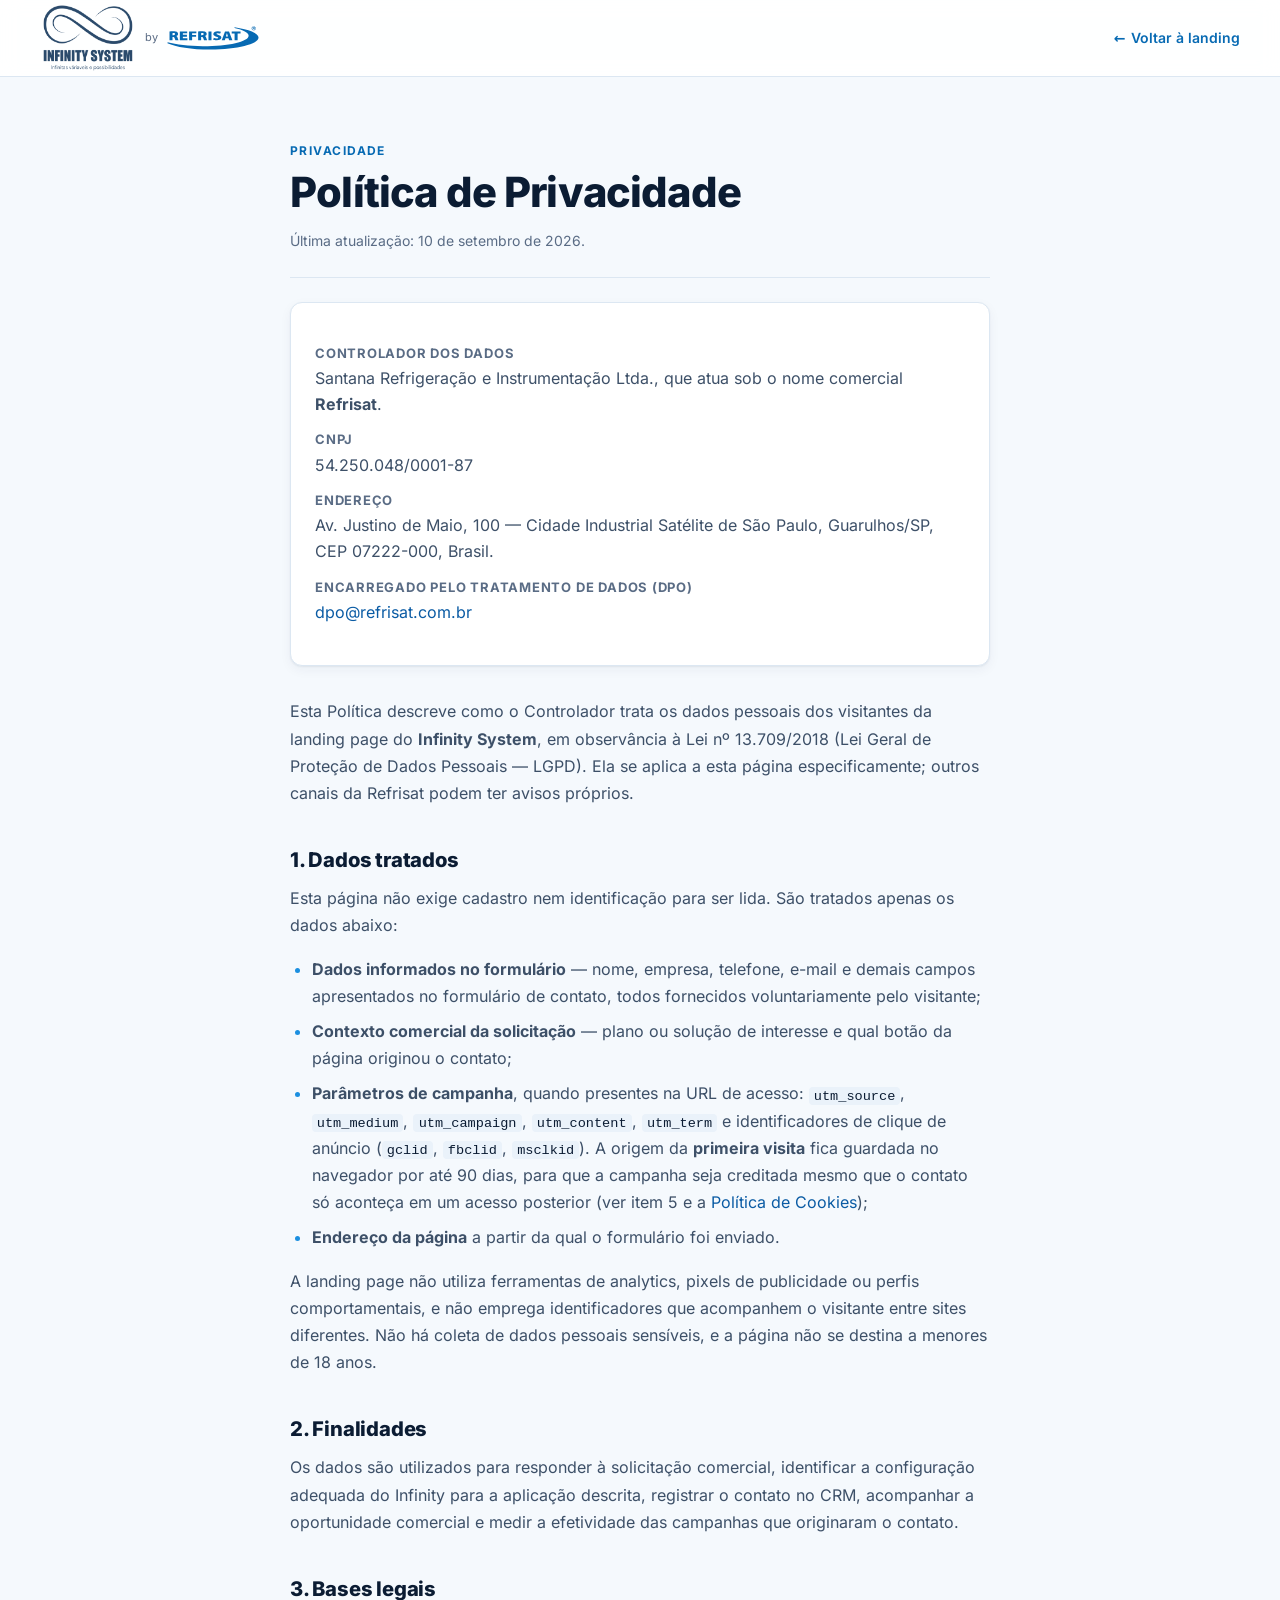
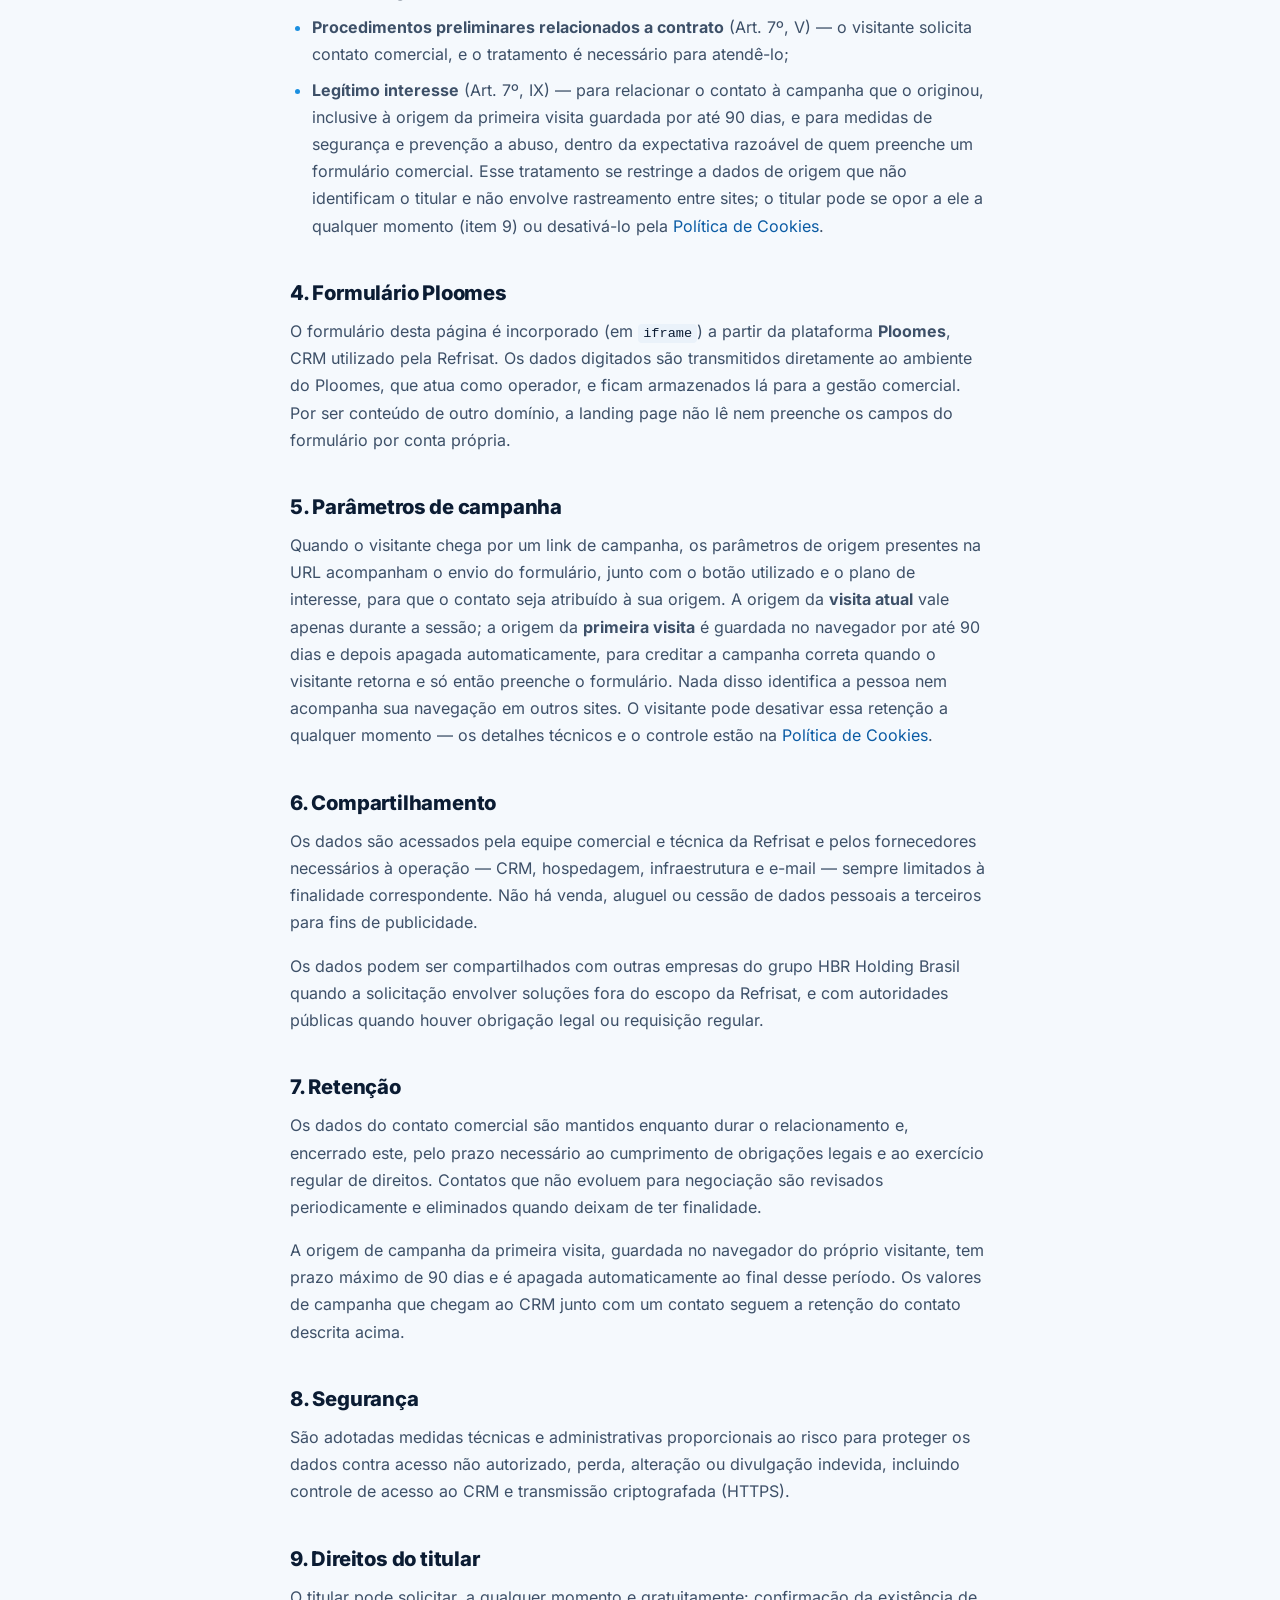
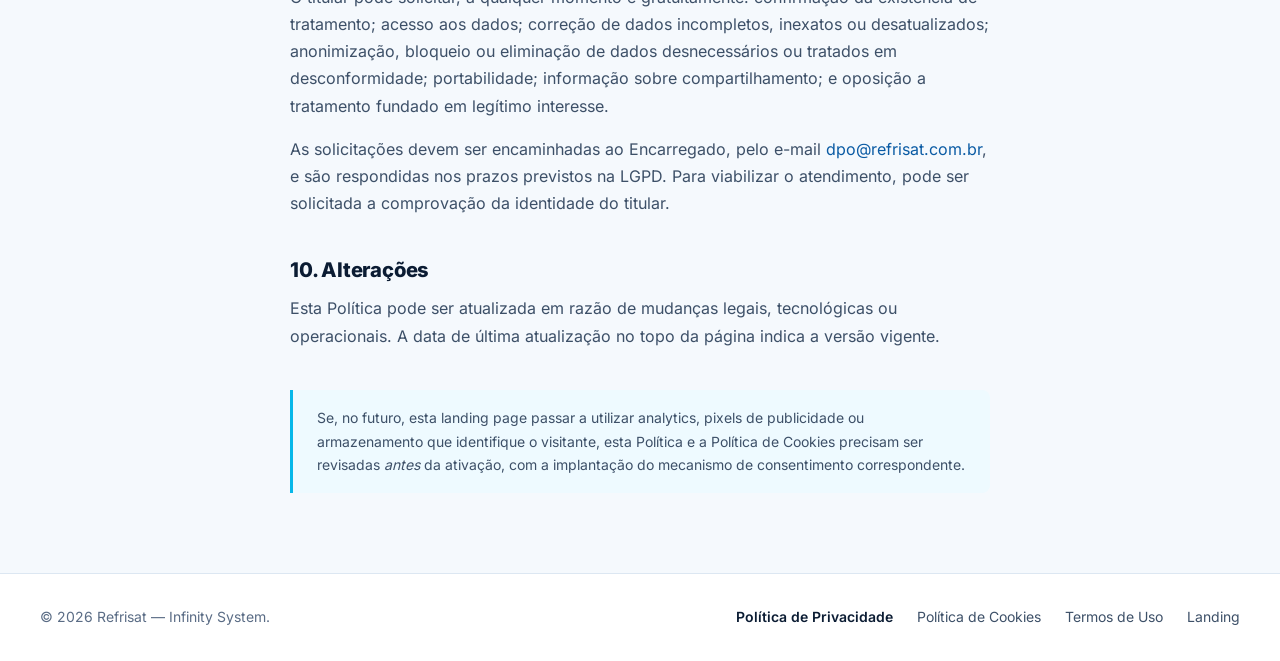
<file: politica-de-privacidade.html>
<!doctype html>
<html lang="pt-BR">
<head>
<meta charset="utf-8">
<meta name="viewport" content="width=device-width, initial-scale=1">

<!-- Conferir a data de "Última atualização" a cada revisão do texto. -->
<title>Política de Privacidade | Infinity System</title>
<meta name="description" content="Como a Refrisat trata os dados pessoais dos visitantes e leads da landing page do Infinity System, em observância à LGPD.">
<link rel="canonical" href="https://goinfinity.com.br/politica-de-privacidade.html">
<meta name="robots" content="index, follow">
<meta name="theme-color" content="#ffffff">

<link rel="icon" href="assets/favicon-32.png" sizes="32x32">
<link rel="icon" href="assets/favicon-512.png" sizes="512x512">
<link rel="apple-touch-icon" href="assets/apple-touch-icon.png">
<link rel="stylesheet" href="styles.css">
</head>

<body class="legal-page">

<header class="legal-header">
  <div class="container">
    <a class="brand" href="index.html" aria-label="Infinity System by Refrisat — voltar à página inicial">
      <picture>
        <source srcset="assets/infinity-logo.webp" type="image/webp">
        <img class="brand-mark" src="assets/infinity-logo.png" width="104" height="75" alt="Infinity System">
      </picture>
      <span class="brand-by">by</span>
      <img class="brand-refrisat" src="assets/refrisat.svg" width="96" height="25" alt="Refrisat">
    </a>
    <a class="back-link" href="index.html">Voltar à landing</a>
  </div>
</header>

<main class="legal-doc">
  <p class="kicker">Privacidade</p>
  <h1>Política de Privacidade</h1>
  <p class="doc-meta">Última atualização: 10 de setembro de 2026.</p>

  <div class="controller">
    <dl>
      <dt>Controlador dos dados</dt>
      <dd>Santana Refrigeração e Instrumentação Ltda., que atua sob o nome
          comercial <strong>Refrisat</strong>.</dd>
      <dt>CNPJ</dt>
      <dd>54.250.048/0001-87</dd>
      <dt>Endereço</dt>
      <dd>Av. Justino de Maio, 100 — Cidade Industrial Satélite de São Paulo,
          Guarulhos/SP, CEP 07222-000, Brasil.</dd>
      <dt>Encarregado pelo tratamento de dados (DPO)</dt>
      <dd><a href="mailto:dpo@refrisat.com.br">dpo@refrisat.com.br</a></dd>
    </dl>
  </div>

  <p>Esta Política descreve como o Controlador trata os dados pessoais dos
     visitantes da landing page do <strong>Infinity System</strong>, em
     observância à Lei nº 13.709/2018 (Lei Geral de Proteção de Dados
     Pessoais — LGPD). Ela se aplica a esta página especificamente; outros
     canais da Refrisat podem ter avisos próprios.</p>

  <h2>1. Dados tratados</h2>
  <p>Esta página não exige cadastro nem identificação para ser lida. São
     tratados apenas os dados abaixo:</p>
  <ul>
    <li><strong>Dados informados no formulário</strong> — nome, empresa,
        telefone, e-mail e demais campos apresentados no formulário de
        contato, todos fornecidos voluntariamente pelo visitante;</li>
    <li><strong>Contexto comercial da solicitação</strong> — plano ou solução
        de interesse e qual botão da página originou o contato;</li>
    <li><strong>Parâmetros de campanha</strong>, quando presentes na URL de
        acesso: <code>utm_source</code>, <code>utm_medium</code>,
        <code>utm_campaign</code>, <code>utm_content</code>, <code>utm_term</code>
        e identificadores de clique de anúncio (<code>gclid</code>,
        <code>fbclid</code>, <code>msclkid</code>). A origem da
        <strong>primeira visita</strong> fica guardada no navegador por até
        90 dias, para que a campanha seja creditada mesmo que o contato só
        aconteça em um acesso posterior (ver item 5 e a
        <a href="politica-de-cookies.html">Política de Cookies</a>);</li>
    <li><strong>Endereço da página</strong> a partir da qual o formulário foi
        enviado.</li>
  </ul>
  <p>A landing page não utiliza ferramentas de analytics, pixels de
     publicidade ou perfis comportamentais, e não emprega identificadores que
     acompanhem o visitante entre sites diferentes. Não há coleta de dados
     pessoais sensíveis, e a página não se destina a menores de 18 anos.</p>

  <h2>2. Finalidades</h2>
  <p>Os dados são utilizados para responder à solicitação comercial,
     identificar a configuração adequada do Infinity para a aplicação
     descrita, registrar o contato no CRM, acompanhar a oportunidade
     comercial e medir a efetividade das campanhas que originaram o contato.</p>

  <h2>3. Bases legais</h2>
  <ul>
    <li><strong>Procedimentos preliminares relacionados a contrato</strong>
        (Art. 7º, V) — o visitante solicita contato comercial, e o tratamento
        é necessário para atendê-lo;</li>
    <li><strong>Legítimo interesse</strong> (Art. 7º, IX) — para relacionar o
        contato à campanha que o originou, inclusive à origem da primeira
        visita guardada por até 90 dias, e para medidas de segurança e
        prevenção a abuso, dentro da expectativa razoável de quem preenche um
        formulário comercial. Esse tratamento se restringe a dados de origem
        que não identificam o titular e não envolve rastreamento entre sites; o
        titular pode se opor a ele a qualquer momento (item 9) ou desativá-lo
        pela <a href="politica-de-cookies.html#atribuicao-campanha">Política de
        Cookies</a>.</li>
  </ul>

  <h2>4. Formulário Ploomes</h2>
  <p>O formulário desta página é incorporado (em <code>iframe</code>) a partir
     da plataforma <strong>Ploomes</strong>, CRM utilizado pela Refrisat. Os
     dados digitados são transmitidos diretamente ao ambiente do Ploomes, que
     atua como operador, e ficam armazenados lá para a gestão comercial. Por
     ser conteúdo de outro domínio, a landing page não lê nem preenche os
     campos do formulário por conta própria.</p>

  <h2>5. Parâmetros de campanha</h2>
  <p>Quando o visitante chega por um link de campanha, os parâmetros de origem
     presentes na URL acompanham o envio do formulário, junto com o botão
     utilizado e o plano de interesse, para que o contato seja atribuído à sua
     origem. A origem da <strong>visita atual</strong> vale apenas durante a
     sessão; a origem da <strong>primeira visita</strong> é guardada no
     navegador por até 90 dias e depois apagada automaticamente, para creditar
     a campanha correta quando o visitante retorna e só então preenche o
     formulário. Nada disso identifica a pessoa nem acompanha sua navegação em
     outros sites. O visitante pode desativar essa retenção a qualquer momento
     — os detalhes técnicos e o controle estão na
     <a href="politica-de-cookies.html#atribuicao-campanha">Política de
     Cookies</a>.</p>

  <h2>6. Compartilhamento</h2>
  <p>Os dados são acessados pela equipe comercial e técnica da Refrisat e
     pelos fornecedores necessários à operação — CRM, hospedagem,
     infraestrutura e e-mail — sempre limitados à finalidade correspondente.
     Não há venda, aluguel ou cessão de dados pessoais a terceiros para fins
     de publicidade.</p>
  <p>Os dados podem ser compartilhados com outras empresas do grupo HBR
     Holding Brasil quando a solicitação envolver soluções fora do escopo da
     Refrisat, e com autoridades públicas quando houver obrigação legal ou
     requisição regular.</p>

  <h2>7. Retenção</h2>
  <p>Os dados do contato comercial são mantidos enquanto durar o
     relacionamento e, encerrado este, pelo prazo necessário ao cumprimento
     de obrigações legais e ao exercício regular de direitos. Contatos que não
     evoluem para negociação são revisados periodicamente e eliminados quando
     deixam de ter finalidade.</p>
  <p>A origem de campanha da primeira visita, guardada no navegador do próprio
     visitante, tem prazo máximo de 90 dias e é apagada automaticamente ao
     final desse período. Os valores de campanha que chegam ao CRM junto com um
     contato seguem a retenção do contato descrita acima.</p>

  <h2>8. Segurança</h2>
  <p>São adotadas medidas técnicas e administrativas proporcionais ao risco
     para proteger os dados contra acesso não autorizado, perda, alteração ou
     divulgação indevida, incluindo controle de acesso ao CRM e transmissão
     criptografada (HTTPS).</p>

  <h2>9. Direitos do titular</h2>
  <p>O titular pode solicitar, a qualquer momento e gratuitamente: confirmação
     da existência de tratamento; acesso aos dados; correção de dados
     incompletos, inexatos ou desatualizados; anonimização, bloqueio ou
     eliminação de dados desnecessários ou tratados em desconformidade;
     portabilidade; informação sobre compartilhamento; e oposição a
     tratamento fundado em legítimo interesse.</p>
  <p>As solicitações devem ser encaminhadas ao Encarregado, pelo e-mail
     <a href="mailto:dpo@refrisat.com.br">dpo@refrisat.com.br</a>, e são
     respondidas nos prazos previstos na LGPD. Para viabilizar o atendimento,
     pode ser solicitada a comprovação da identidade do titular.</p>

  <h2>10. Alterações</h2>
  <p>Esta Política pode ser atualizada em razão de mudanças legais,
     tecnológicas ou operacionais. A data de última atualização no topo da
     página indica a versão vigente.</p>

  <p class="notice">Se, no futuro, esta landing page passar a utilizar
     analytics, pixels de publicidade ou armazenamento que identifique o
     visitante, esta Política e a Política de Cookies precisam ser revisadas
     <em>antes</em> da ativação, com a implantação do mecanismo de
     consentimento correspondente.</p>

</main>

<footer class="legal-footer">
  <div class="container">
    <p>&copy; 2026 Refrisat — Infinity System.</p>
    <nav aria-label="Documentos legais">
      <a href="politica-de-privacidade.html" aria-current="page">Política de Privacidade</a>
      <a href="politica-de-cookies.html">Política de Cookies</a>
      <a href="termos-de-uso.html">Termos de Uso</a>
      <a href="index.html">Landing</a>
    </nav>
  </div>
</footer>

</body>
</html>
</file>
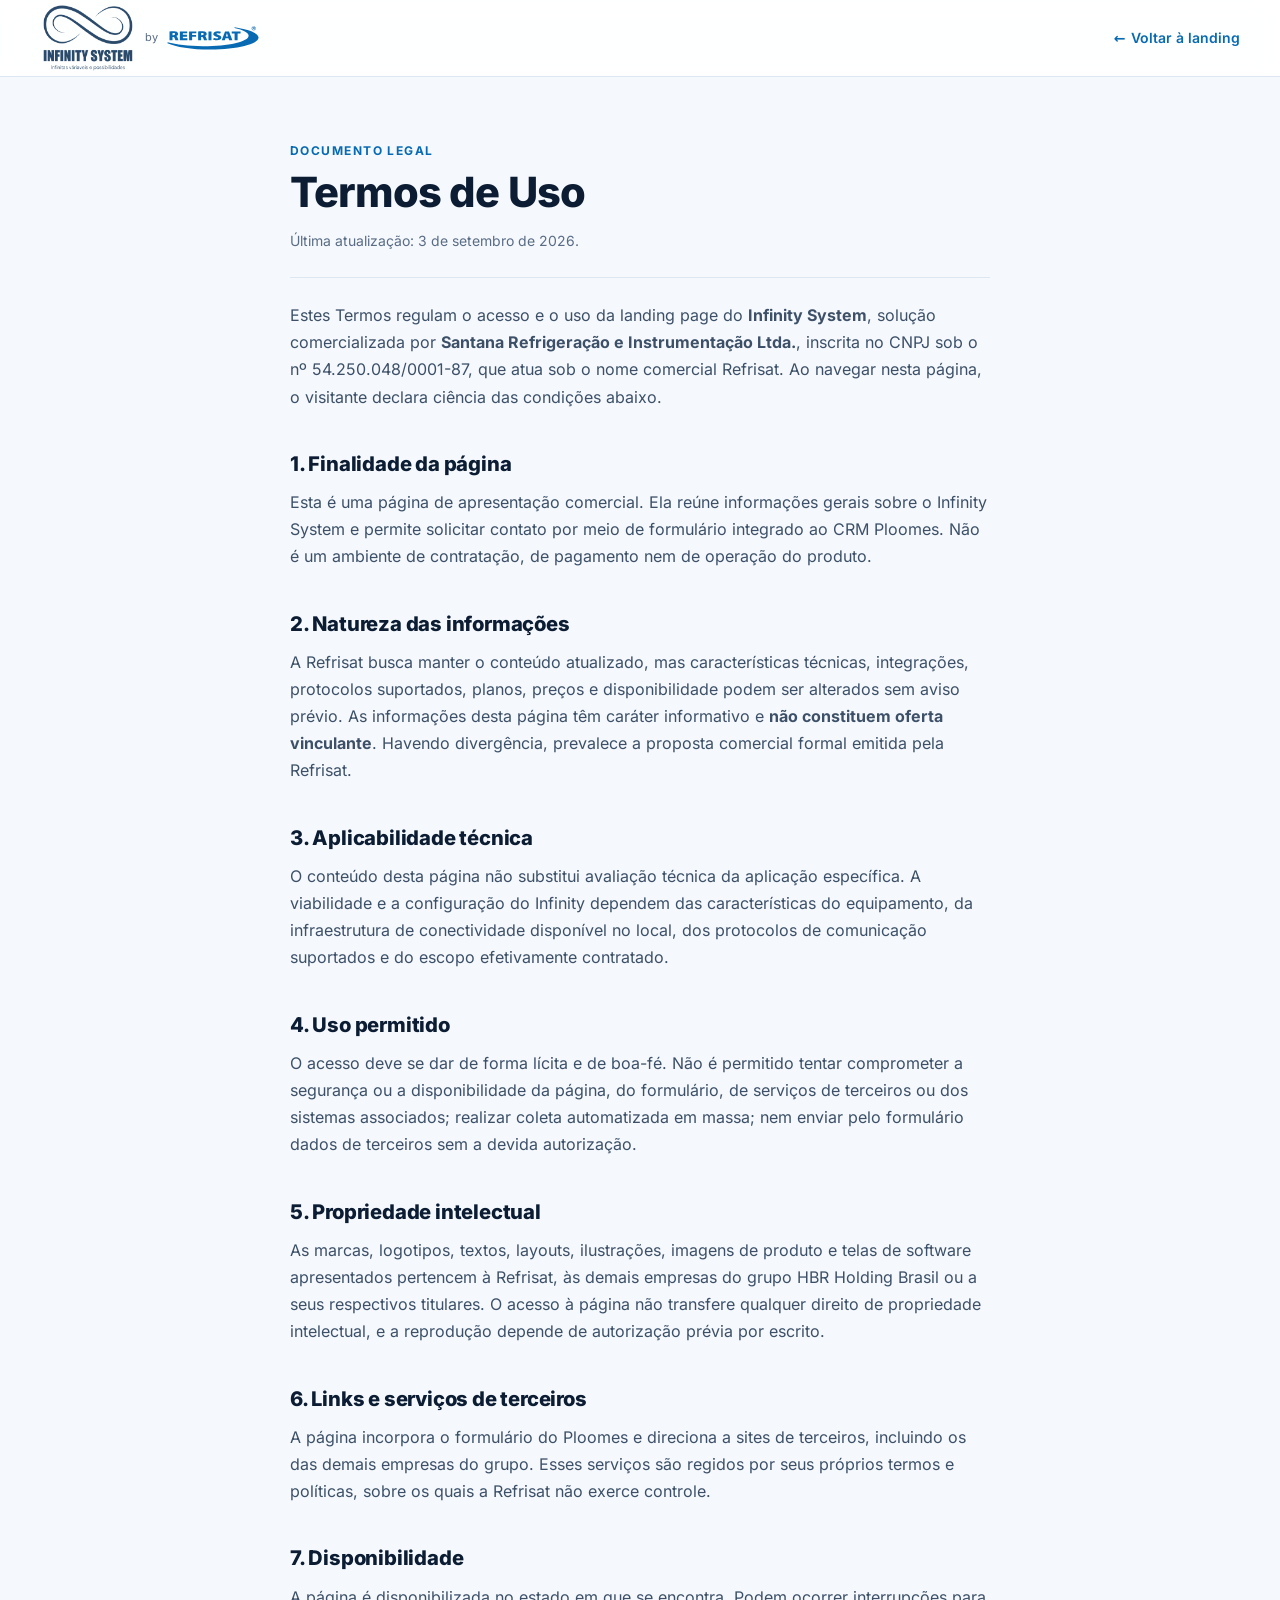
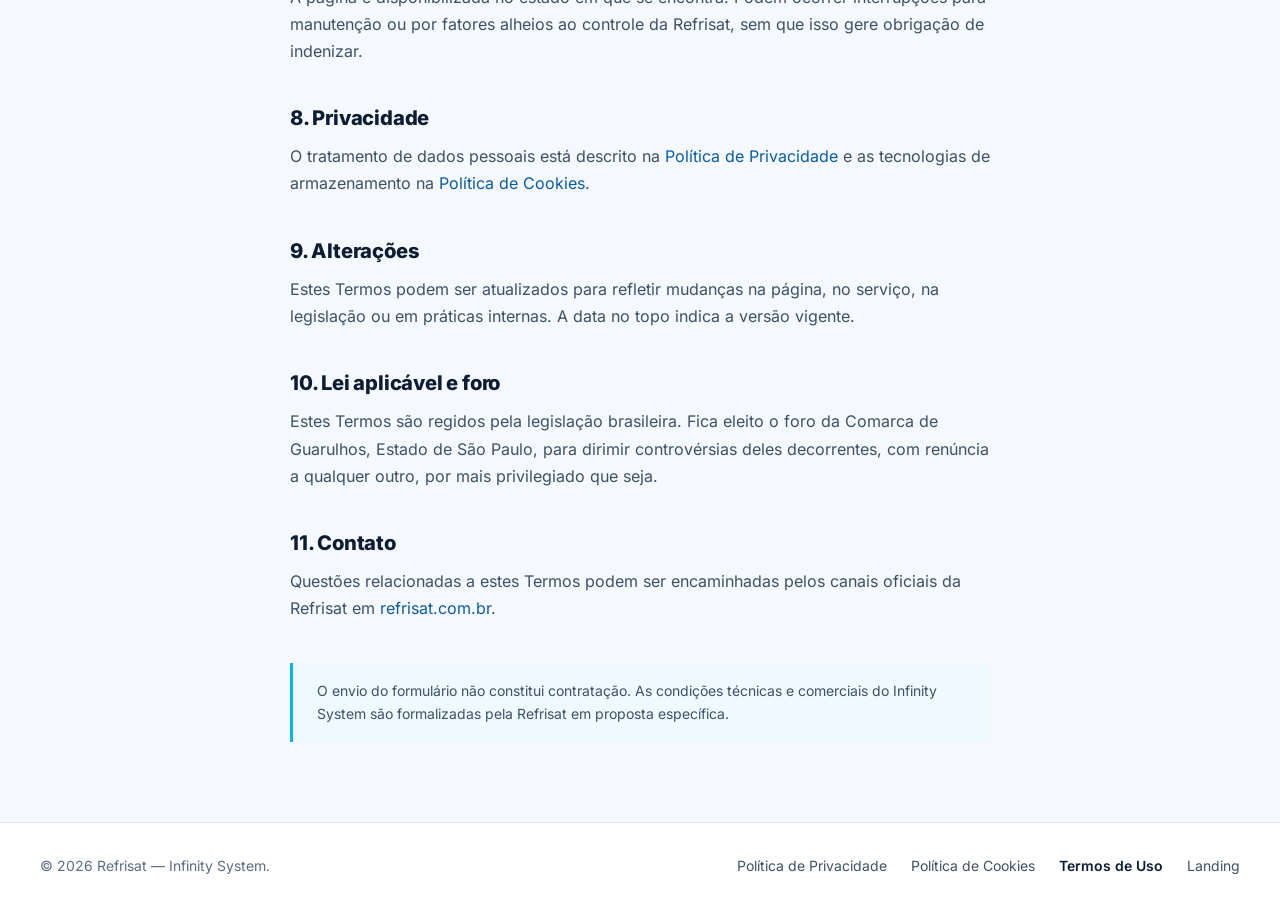
<file: termos-de-uso.html>
<!doctype html>
<html lang="pt-BR">
<head>
<meta charset="utf-8">
<meta name="viewport" content="width=device-width, initial-scale=1">

<!-- Conferir a data de "Última atualização" a cada revisão do texto. -->
<title>Termos de Uso | Infinity System</title>
<meta name="description" content="Condições de acesso e uso da landing page do Infinity System, apresentada pela Refrisat.">
<link rel="canonical" href="https://goinfinity.com.br/termos-de-uso.html">
<meta name="robots" content="index, follow">
<meta name="theme-color" content="#ffffff">

<link rel="icon" href="assets/favicon-32.png" sizes="32x32">
<link rel="icon" href="assets/favicon-512.png" sizes="512x512">
<link rel="apple-touch-icon" href="assets/apple-touch-icon.png">
<link rel="stylesheet" href="styles.css">
</head>

<body class="legal-page">

<header class="legal-header">
  <div class="container">
    <a class="brand" href="index.html" aria-label="Infinity System by Refrisat — voltar à página inicial">
      <picture>
        <source srcset="assets/infinity-logo.webp" type="image/webp">
        <img class="brand-mark" src="assets/infinity-logo.png" width="104" height="75" alt="Infinity System">
      </picture>
      <span class="brand-by">by</span>
      <img class="brand-refrisat" src="assets/refrisat.svg" width="96" height="25" alt="Refrisat">
    </a>
    <a class="back-link" href="index.html">Voltar à landing</a>
  </div>
</header>

<main class="legal-doc">
  <p class="kicker">Documento legal</p>
  <h1>Termos de Uso</h1>
  <p class="doc-meta">Última atualização: 3 de setembro de 2026.</p>

  <p>Estes Termos regulam o acesso e o uso da landing page do
     <strong>Infinity System</strong>, solução comercializada por
     <strong>Santana Refrigeração e Instrumentação Ltda.</strong>, inscrita no
     CNPJ sob o nº 54.250.048/0001-87, que atua sob o nome comercial Refrisat. Ao navegar nesta página, o visitante declara
     ciência das condições abaixo.</p>

  <h2>1. Finalidade da página</h2>
  <p>Esta é uma página de apresentação comercial. Ela reúne informações gerais
     sobre o Infinity System e permite solicitar contato por meio de
     formulário integrado ao CRM Ploomes. Não é um ambiente de contratação,
     de pagamento nem de operação do produto.</p>

  <h2>2. Natureza das informações</h2>
  <p>A Refrisat busca manter o conteúdo atualizado, mas características
     técnicas, integrações, protocolos suportados, planos, preços e
     disponibilidade podem ser alterados sem aviso prévio. As informações
     desta página têm caráter informativo e <strong>não constituem oferta
     vinculante</strong>. Havendo divergência, prevalece a proposta comercial
     formal emitida pela Refrisat.</p>

  <h2>3. Aplicabilidade técnica</h2>
  <p>O conteúdo desta página não substitui avaliação técnica da aplicação
     específica. A viabilidade e a configuração do Infinity dependem das
     características do equipamento, da infraestrutura de conectividade
     disponível no local, dos protocolos de comunicação suportados e do escopo
     efetivamente contratado.</p>

  <h2>4. Uso permitido</h2>
  <p>O acesso deve se dar de forma lícita e de boa-fé. Não é permitido tentar
     comprometer a segurança ou a disponibilidade da página, do formulário, de
     serviços de terceiros ou dos sistemas associados; realizar coleta
     automatizada em massa; nem enviar pelo formulário dados de terceiros sem
     a devida autorização.</p>

  <h2>5. Propriedade intelectual</h2>
  <p>As marcas, logotipos, textos, layouts, ilustrações, imagens de produto e
     telas de software apresentados pertencem à Refrisat, às demais empresas
     do grupo HBR Holding Brasil ou a seus respectivos titulares. O acesso à
     página não transfere qualquer direito de propriedade intelectual, e a
     reprodução depende de autorização prévia por escrito.</p>

  <h2>6. Links e serviços de terceiros</h2>
  <p>A página incorpora o formulário do Ploomes e direciona a sites de
     terceiros, incluindo os das demais empresas do grupo. Esses serviços são
     regidos por seus próprios termos e políticas, sobre os quais a Refrisat
     não exerce controle.</p>

  <h2>7. Disponibilidade</h2>
  <p>A página é disponibilizada no estado em que se encontra. Podem ocorrer
     interrupções para manutenção ou por fatores alheios ao controle da
     Refrisat, sem que isso gere obrigação de indenizar.</p>

  <h2>8. Privacidade</h2>
  <p>O tratamento de dados pessoais está descrito na
     <a href="politica-de-privacidade.html">Política de Privacidade</a> e as
     tecnologias de armazenamento na
     <a href="politica-de-cookies.html">Política de Cookies</a>.</p>

  <h2>9. Alterações</h2>
  <p>Estes Termos podem ser atualizados para refletir mudanças na página, no
     serviço, na legislação ou em práticas internas. A data no topo indica a
     versão vigente.</p>

  <h2>10. Lei aplicável e foro</h2>
  <p>Estes Termos são regidos pela legislação brasileira. Fica eleito o foro
     da Comarca de Guarulhos, Estado de São Paulo, para dirimir controvérsias
     deles decorrentes, com renúncia a qualquer outro, por mais privilegiado
     que seja.</p>

  <h2>11. Contato</h2>
  <p>Questões relacionadas a estes Termos podem ser encaminhadas pelos canais
     oficiais da Refrisat em <a href="https://refrisat.com.br/"
     target="_blank" rel="noopener noreferrer">refrisat.com.br</a>.</p>

  <p class="notice">O envio do formulário não constitui contratação. As
     condições técnicas e comerciais do Infinity System são formalizadas pela
     Refrisat em proposta específica.</p>

</main>

<footer class="legal-footer">
  <div class="container">
    <p>&copy; 2026 Refrisat — Infinity System.</p>
    <nav aria-label="Documentos legais">
      <a href="politica-de-privacidade.html">Política de Privacidade</a>
      <a href="politica-de-cookies.html">Política de Cookies</a>
      <a href="termos-de-uso.html" aria-current="page">Termos de Uso</a>
      <a href="index.html">Landing</a>
    </nav>
  </div>
</footer>

</body>
</html>
</file>
<file: styles.css>
/* =========================================================================
   Infinity System by Refrisat — Landing Page
   Design system + layout
   ========================================================================= */

/* ---------- Fontes (self-hosted: sem dependência de CDN, aderente à LGPD) */
@font-face {
  font-family: 'InterVar';
  font-style: normal;
  font-display: swap;
  font-weight: 100 900;
  src: url('assets/fonts/inter-latin-wght-normal.woff2') format('woff2-variations');
  unicode-range: U+0000-00FF,U+0131,U+0152-0153,U+02BB-02BC,U+02C6,U+02DA,U+02DC,U+0304,U+0308,U+0329,U+2000-206F,U+20AC,U+2122,U+2191,U+2193,U+2212,U+2215,U+FEFF,U+FFFD;
}
@font-face {
  font-family: 'InterVar';
  font-style: normal;
  font-display: swap;
  font-weight: 100 900;
  src: url('assets/fonts/inter-latin-ext-wght-normal.woff2') format('woff2-variations');
  unicode-range: U+0100-02BA,U+02BD-02C5,U+02C7-02CC,U+02CE-02D7,U+02DD-02FF,U+0304,U+0308,U+0329,U+1D00-1DBF,U+1E00-1E9F,U+1EF2-1EFF,U+2020,U+20A0-20AB,U+20AD-20C0,U+2113,U+2C60-2C7F,U+A720-A7FF;
}

/* ---------- Tokens --------------------------------------------------- */
:root {
  /* Marca */
  --navy-950:#04101f;
  --navy-900:#071a33;
  --navy-800:#0b2647;
  --navy-700:#103763;
  --blue-700:#0a5ba4;
  --blue-600:#076ab3;   /* azul institucional Refrisat, extraído do logo vetorial */
  --blue-500:#1b8fe0;
  --cyan-500:#06b7e9;
  --cyan-400:#33cbf0;
  --cyan-200:#a9e6f8;
  --cyan-050:#eefaff;
  --green-700:#12703f;
  --green-500:#1c9c58;
  --violet-600:#6b4bb0;
  --violet-500:#7d5cc6;

  /* Paleta institucional HBR Holding Brasil
     (manual da marca — LOGOS/Holding/MANUAL POCKET_CURVAS.pdf).
     Usada apenas na faixa do grupo; o restante da página segue o azul
     Refrisat. */
  --hbr-navy:#003c64;     /* Pantone 2965C */
  --hbr-gray:#5f5f64;     /* Pantone 425C  */
  --hbr-steel:#5f87a0;    /* Pantone 5415C */
  --hbr-wash:#ecf1f4;     /* 5415C a 12% sobre branco */

  /* Superfícies e texto */
  --ink:#0b1c33;          /* texto principal            AA sobre branco */
  --ink-2:#3d5068;        /* texto secundário  7.0:1                    */
  --ink-3:#5a6c85;        /* texto terciário   4.8:1                    */
  --surface:#ffffff;
  --surface-2:#f5f9fd;
  --surface-3:#eaf2fa;
  --line:#dce7f2;
  --line-2:#c6d8e9;

  /* Texto sobre fundo escuro */
  --on-dark:#ffffff;
  --on-dark-2:#c8d9ea;    /* 9.4:1 sobre --navy-950 */
  --on-dark-3:#9db4cc;    /* 6.1:1 sobre --navy-950 */

  /* Escala tipográfica */
  --fs-display:clamp(2.5rem, 1.55rem + 3.1vw, 4rem);
  --fs-h2:clamp(1.85rem, 1.35rem + 1.7vw, 2.85rem);
  --fs-h3:clamp(1.1rem, 1.02rem + .3vw, 1.3rem);
  --fs-lead:clamp(1.02rem, .96rem + .3vw, 1.19rem);
  --fs-body:1rem;
  --fs-sm:.875rem;
  --fs-xs:.8125rem;
  --fs-eyebrow:.75rem;

  /* Espaçamento (escala de 4) */
  --sp-1:.25rem; --sp-2:.5rem;  --sp-3:.75rem; --sp-4:1rem;
  --sp-5:1.5rem; --sp-6:2rem;   --sp-7:2.5rem; --sp-8:3rem;
  --sp-9:4rem;   --sp-10:5rem;  --sp-11:6.5rem;

  --section-y:clamp(4rem, 2.4rem + 5vw, 7rem);

  /* Formas */
  --r-sm:8px; --r-md:12px; --r-lg:18px; --r-xl:26px; --r-pill:999px;
  --sh-1:0 1px 2px rgba(11,38,71,.06), 0 4px 12px rgba(11,38,71,.05);
  --sh-2:0 2px 4px rgba(11,38,71,.05), 0 12px 28px rgba(11,38,71,.08);
  --sh-3:0 24px 60px rgba(4,20,44,.16);
  --ring:0 0 0 3px #fff, 0 0 0 6px var(--blue-600);
  --ring-dark:0 0 0 3px var(--navy-950), 0 0 0 6px var(--cyan-400);

  --container:1200px;
  --header-h:76px;
}

/* ---------- Reset ---------------------------------------------------- */
*,*::before,*::after { box-sizing:border-box; }
html {
  scroll-behavior:smooth;
  scroll-padding-top:calc(var(--header-h) + 12px);
  -webkit-text-size-adjust:100%;
}
body {
  margin:0;
  font-family:'InterVar', ui-sans-serif, system-ui, -apple-system, 'Segoe UI', Roboto, sans-serif;
  font-size:var(--fs-body);
  line-height:1.6;
  color:var(--ink);
  background:var(--surface);
  -webkit-font-smoothing:antialiased;
  text-rendering:optimizeLegibility;
  font-feature-settings:'cv05' 1,'ss01' 1;
}
h1,h2,h3,h4 { margin:0; font-weight:800; letter-spacing:-.022em; line-height:1.12; text-wrap:balance; }
p { margin:0; }
ul, ol { margin:0; padding:0; list-style:none; }
img,svg { max-width:100%; display:block; }
img { height:auto; }
a { color:inherit; text-decoration:none; }
button { font:inherit; color:inherit; background:none; border:0; cursor:pointer; }
strong,b { font-weight:700; }

/* Foco visível consistente — antes inexistente na página */
:focus-visible { outline:none; box-shadow:var(--ring); border-radius:var(--r-sm); }
.section-dark :focus-visible, .site-footer :focus-visible { box-shadow:var(--ring-dark); }

.skip-link {
  position:fixed; top:-100px; left:16px; z-index:2000;
  background:var(--surface); color:var(--navy-900);
  padding:12px 20px; border-radius:var(--r-sm); font-weight:700; box-shadow:var(--sh-2);
  transition:top .18s ease;
}
.skip-link:focus-visible { top:16px; }
.sr-only {
  position:absolute; width:1px; height:1px; padding:0; margin:-1px;
  overflow:hidden; clip:rect(0 0 0 0); white-space:nowrap; border:0;
}

/* ---------- Layout --------------------------------------------------- */
.container { width:min(var(--container), 100% - 2.5rem); margin-inline:auto; }
.section { padding-block:var(--section-y); position:relative; }
.section-tint { background:var(--surface-2); }
.section-dark { background:var(--navy-950); color:var(--on-dark); }
.section-dark p { color:var(--on-dark-2); }

/* Cabeçalho de seção */
.sec-head { max-width:46rem; margin-bottom:var(--sp-8); }
.sec-head.is-center { margin-inline:auto; text-align:center; }
.eyebrow {
  display:inline-flex; align-items:center; gap:.55rem;
  font-size:var(--fs-eyebrow); font-weight:800; letter-spacing:.09em;
  text-transform:uppercase; color:var(--blue-700); margin-bottom:var(--sp-3);
}
.eyebrow::before { content:""; flex:none; width:22px; height:2px; background:currentColor; border-radius:2px; }
.eyebrow { line-height:1.4; }
.is-center .eyebrow { justify-content:center; }
.eyebrow-light { color:var(--cyan-400); }
.sec-head h2 { font-size:var(--fs-h2); }
.sec-head p { margin-top:var(--sp-4); font-size:var(--fs-lead); color:var(--ink-3); }
.section-dark .sec-head p { color:var(--on-dark-2); }

/* ---------- Botões --------------------------------------------------- */
.btn {
  display:inline-flex; align-items:center; justify-content:center; gap:.5rem;
  min-height:48px; padding:0 1.4rem; border-radius:var(--r-md);
  font-size:var(--fs-sm); font-weight:700; letter-spacing:-.005em;
  transition:background .18s ease, box-shadow .18s ease, transform .18s ease, border-color .18s ease;
  text-align:center;
}
.btn svg { width:18px; height:18px; flex:none; }
.btn-primary {
  color:#fff; background:var(--blue-600);
  box-shadow:0 1px 2px rgba(6,60,110,.24), 0 8px 20px rgba(13,118,204,.24);
}
.btn-primary:hover { background:var(--blue-700); transform:translateY(-1px); box-shadow:0 2px 4px rgba(6,60,110,.2), 0 12px 26px rgba(13,118,204,.3); }
.btn-primary:active { transform:none; }
.btn-ghost-light { color:#fff; border:1px solid rgba(255,255,255,.34); background:rgba(255,255,255,.04); }
.btn-ghost-light:hover { background:rgba(255,255,255,.11); border-color:rgba(255,255,255,.5); }
.btn-outline { color:var(--blue-700); border:1px solid var(--line-2); background:var(--surface); }
.btn-outline:hover { border-color:var(--blue-500); background:var(--cyan-050); }
.btn-block { width:100%; }

/* ---------- Header --------------------------------------------------- */
.site-header {
  position:sticky; top:0; z-index:1000; height:var(--header-h);
  background:rgba(255,255,255,.9);
  -webkit-backdrop-filter:saturate(180%) blur(14px);
  backdrop-filter:saturate(180%) blur(14px);
  border-bottom:1px solid transparent;
  transition:border-color .2s ease, box-shadow .2s ease;
}
.site-header.is-stuck { border-bottom-color:var(--line); box-shadow:0 1px 12px rgba(11,38,71,.06); }
.header-inner { height:100%; display:flex; align-items:center; gap:var(--sp-5); }
.brand { display:flex; align-items:center; gap:.55rem; flex:none; }
.brand-mark { width:96px; height:auto; }
.brand-by { font-size:.6875rem; color:var(--ink-3); letter-spacing:.02em; }
.brand-refrisat { width:92px; height:auto; }

.main-nav { margin-left:auto; }
.main-nav ul { display:flex; align-items:center; gap:var(--sp-5); }
.main-nav a {
  position:relative; display:block; padding:.5rem 0;
  font-size:var(--fs-sm); font-weight:600; color:var(--ink-2);
  transition:color .18s ease;
}
.main-nav a::after {
  content:""; position:absolute; left:0; right:0; bottom:0; height:2px;
  background:var(--cyan-500); border-radius:2px;
  transform:scaleX(0); transform-origin:left; transition:transform .22s ease;
}
.main-nav a:hover { color:var(--ink); }
.main-nav a:hover::after, .main-nav a[aria-current="true"]::after { transform:scaleX(1); }
.main-nav a[aria-current="true"] { color:var(--blue-700); }
.header-cta { flex:none; min-height:42px; padding-inline:1.05rem; font-size:var(--fs-xs); }
.header-login { flex:none; min-height:42px; padding-inline:1.05rem; font-size:var(--fs-xs); }
.main-nav .mobile-cta { display:none; }   /* só aparece no menu colapsado */

.nav-toggle {
  display:none; margin-left:auto; width:44px; height:44px;
  align-items:center; justify-content:center; border-radius:var(--r-sm);
}
.nav-toggle span { display:block; width:20px; height:2px; background:var(--ink); border-radius:2px; position:relative; transition:transform .22s ease, background .1s ease; }
.nav-toggle span::before, .nav-toggle span::after {
  content:""; position:absolute; left:0; width:20px; height:2px; background:var(--ink); border-radius:2px; transition:transform .22s ease, top .22s ease;
}
.nav-toggle span::before { top:-6px; } .nav-toggle span::after { top:6px; }
.nav-toggle[aria-expanded="true"] span { background:transparent; }
.nav-toggle[aria-expanded="true"] span::before { top:0; transform:rotate(45deg); }
.nav-toggle[aria-expanded="true"] span::after  { top:0; transform:rotate(-45deg); }

/* ---------- Hero ----------------------------------------------------- */
.hero {
  position:relative; overflow:hidden; color:var(--on-dark);
  padding-block:clamp(3.5rem, 2rem + 5vw, 6rem) clamp(3.5rem, 2rem + 5vw, 5.5rem);
  background:
    radial-gradient(90% 70% at 78% 22%, rgba(6,183,233,.16), transparent 60%),
    radial-gradient(70% 60% at 12% 90%, rgba(13,118,204,.2), transparent 62%),
    linear-gradient(160deg, #04101f 0%, #071a33 55%, #082444 100%);
}
.hero::before {
  content:""; position:absolute; inset:0; pointer-events:none; opacity:.5;
  background-image:
    linear-gradient(rgba(51,203,240,.07) 1px, transparent 1px),
    linear-gradient(90deg, rgba(51,203,240,.07) 1px, transparent 1px);
  background-size:64px 64px;
  -webkit-mask-image:radial-gradient(80% 70% at 70% 30%, #000, transparent 75%);
  mask-image:radial-gradient(80% 70% at 70% 30%, #000, transparent 75%);
}
.hero-grid {
  position:relative; z-index:1;
  display:grid; grid-template-columns:minmax(0,1fr) minmax(0,1.02fr);
  gap:clamp(2rem,4vw,3.5rem); align-items:center;
}
.hero-pill {
  display:inline-flex; align-items:center; gap:.5rem;
  padding:.4rem .85rem .4rem .55rem; border-radius:var(--r-pill);
  border:1px solid rgba(51,203,240,.36); background:rgba(6,183,233,.1);
  color:var(--cyan-200); font-size:var(--fs-eyebrow); font-weight:700;
  letter-spacing:.04em; text-transform:uppercase;
}
.hero-pill svg { width:15px; height:15px; }
.hero h1 { font-size:var(--fs-display); margin:var(--sp-5) 0 var(--sp-4); max-width:17ch; }
.hero h1 em { display:block; font-style:normal; color:var(--cyan-400); }
.hero-lead { font-size:var(--fs-lead); color:var(--on-dark-2); max-width:38ch; }
.hero-actions { display:flex; flex-wrap:wrap; gap:var(--sp-3); margin-top:var(--sp-6); }
.hero-proof {
  display:grid; grid-template-columns:repeat(3,minmax(0,1fr)); gap:var(--sp-4);
  margin-top:var(--sp-7); padding-top:var(--sp-5);
  border-top:1px solid rgba(255,255,255,.12); max-width:34rem;
}
.hero-proof li { display:flex; align-items:center; gap:.6rem; font-size:var(--fs-xs); font-weight:600; line-height:1.3; color:#e6f3fa; }
.proof-ico {
  flex:none; width:38px; height:38px; display:grid; place-items:center;
  border-radius:var(--r-md); border:1px solid rgba(51,203,240,.4);
  background:rgba(6,183,233,.1); color:var(--cyan-400);
}
.proof-ico svg { width:19px; height:19px; }
.proof-ico span { font-size:.6875rem; font-weight:800; letter-spacing:-.02em; }

/* Composição visual do hero */
.hero-stage { position:relative; }
.hero-screen {
  border-radius:var(--r-lg); padding:8px;
  background:linear-gradient(150deg, rgba(51,203,240,.55), rgba(13,118,204,.18));
  box-shadow:var(--sh-3), 0 0 60px rgba(6,183,233,.14);
}
.hero-screen img { border-radius:12px; width:100%; }
.hero-readouts {
  display:grid; grid-template-columns:repeat(4,minmax(0,1fr)); gap:.5rem;
  margin-top:.85rem;
}
.readout {
  padding:.6rem .7rem; border-radius:var(--r-md);
  border:1px solid rgba(51,203,240,.28); background:rgba(255,255,255,.05);
  -webkit-backdrop-filter:blur(8px); backdrop-filter:blur(8px);
}
.readout dt { font-size:.625rem; letter-spacing:.07em; text-transform:uppercase; color:var(--cyan-200); }
.readout dd { margin:.15rem 0 0; font-size:1.02rem; font-weight:800; letter-spacing:-.02em; }
.hero-caption { margin-top:.7rem; font-size:.6875rem; color:var(--on-dark-3); text-align:center; }

/* ---------- Variáveis ------------------------------------------------ */
.vars-grid { display:grid; grid-template-columns:minmax(0,.85fr) minmax(0,1.15fr); gap:clamp(2rem,4vw,4rem); align-items:center; }
.var-map { width:100%; height:auto; }
.var-map .link { fill:none; stroke:var(--line-2); stroke-width:1.5; stroke-dasharray:4 5; }
.var-map .chip-bg { fill:#fff; stroke:var(--line); }
.var-map .chip-name { font:700 12px/1 'InterVar',sans-serif; fill:var(--ink); }
.var-map .chip-val  { font:600 11px/1 'InterVar',sans-serif; fill:var(--ink-3); }
.var-map .core-ring { fill:none; stroke:rgba(13,118,204,.18); }
.var-badge { fill:var(--blue-600); }
.var-badge.is-energy { fill:var(--green-500); }
.var-badge.is-ok { fill:var(--green-700); }
.var-badge-ico { fill:none; stroke:#fff; stroke-width:1.9; stroke-linecap:round; stroke-linejoin:round; }

.var-list { display:none; grid-template-columns:repeat(2,minmax(0,1fr)); gap:.6rem; }
.var-list li {
  display:grid; grid-template-columns:auto 1fr; grid-template-rows:auto auto;
  column-gap:.7rem; align-items:center;
  padding:.8rem .9rem; border:1px solid var(--line); border-radius:var(--r-md); background:var(--surface);
}
.var-list b     { grid-column:2; font-size:var(--fs-sm); }
.var-list small { grid-column:2; font-size:var(--fs-xs); color:var(--ink-3); }
.var-dot {
  grid-row:1 / span 2; width:34px; height:34px; display:grid; place-items:center;
  border-radius:50%; background:var(--blue-600); color:#fff;
}
.var-dot svg { width:17px; height:17px; }
.var-dot.is-energy { background:var(--green-500); }
.var-dot.is-ok     { background:var(--green-700); }

/* ---------- Proximidade ---------------------------------------------- */
.prox-card {
  display:grid; grid-template-columns:minmax(0,1.05fr) minmax(0,1fr);
  gap:clamp(1.5rem,3vw,3rem); align-items:center;
  padding:clamp(1.75rem,3vw,3rem);
  border:1px solid var(--line); border-radius:var(--r-xl);
  background:linear-gradient(140deg,#fff, var(--cyan-050));
  box-shadow:var(--sh-1);
}
.prox-flow { width:100%; height:auto; }
.prox-flow .node { fill:#fff; stroke:var(--line-2); }
.prox-flow .node-dark { fill:var(--navy-800); }
.prox-flow .label { font:700 11px/1 'InterVar',sans-serif; fill:var(--ink-2); text-anchor:middle; }
.prox-flow .label-light { fill:#fff; }
.prox-flow .sub { font:600 9.5px/1 'InterVar',sans-serif; fill:var(--ink-3); text-anchor:middle; }
.prox-flow .wire { fill:none; stroke:var(--blue-500); stroke-width:1.6; stroke-dasharray:5 4; }
.prox-stats { display:flex; flex-wrap:wrap; gap:var(--sp-5); margin-top:var(--sp-6); }
.prox-stats div { display:flex; align-items:center; gap:.55rem; font-size:var(--fs-sm); color:var(--ink-2); }
.prox-stats b {
  flex:none; width:34px; height:34px; display:grid; place-items:center;
  border-radius:var(--r-sm); background:var(--surface-3); color:var(--blue-700);
  font-size:var(--fs-xs); font-weight:800;
}
.prox-stats b svg { width:16px; height:16px; }

/* ---------- Cards de recurso ----------------------------------------- */
.card-grid { display:grid; grid-template-columns:repeat(3,minmax(0,1fr)); gap:var(--sp-4); }
.card {
  padding:var(--sp-6) var(--sp-5); border:1px solid var(--line);
  border-radius:var(--r-lg); background:var(--surface); box-shadow:var(--sh-1);
  transition:border-color .2s ease, box-shadow .2s ease, transform .2s ease;
}
.card:hover { border-color:var(--line-2); box-shadow:var(--sh-2); transform:translateY(-3px); }
.card h3 { font-size:var(--fs-h3); margin:var(--sp-4) 0 var(--sp-2); }
.card p { font-size:var(--fs-sm); color:var(--ink-3); }
.ico-tile {
  width:44px; height:44px; display:grid; place-items:center;
  border-radius:var(--r-md); background:var(--cyan-050);
  border:1px solid #cae9f7; color:var(--blue-700);
}
.ico-tile svg { width:22px; height:22px; }

/* ---------- Tempo real ----------------------------------------------- */
.rt-grid { display:grid; grid-template-columns:minmax(0,.78fr) minmax(0,1.22fr); gap:clamp(2rem,4vw,3.5rem); align-items:center; }
.rt-list { display:grid; grid-template-columns:repeat(auto-fit,minmax(11rem,1fr)); gap:.6rem; margin-top:var(--sp-6); }
.rt-list li {
  display:flex; align-items:center; gap:.5rem; padding:.55rem .75rem;
  font-size:var(--fs-xs); font-weight:600; color:#d7e7f3;
  border-left:2px solid var(--cyan-500); background:rgba(255,255,255,.04);
  border-radius:0 var(--r-sm) var(--r-sm) 0;
}
.rt-screen { padding:10px; border-radius:var(--r-lg); border:1px solid rgba(51,203,240,.3); background:rgba(255,255,255,.05); box-shadow:var(--sh-3); }
.rt-screen img { border-radius:10px; width:100%; }

/* ---------- Pilares -------------------------------------------------- */
.steps { display:grid; grid-template-columns:repeat(5,minmax(0,1fr)); gap:var(--sp-4); counter-reset:step; }
.step { position:relative; padding-top:var(--sp-5); }
.step::before {
  content:""; position:absolute; top:0; left:0; right:0; height:2px;
  background:linear-gradient(90deg,var(--blue-600), var(--cyan-500));
  border-radius:2px; opacity:.28;
}
.step:first-child::before { background:var(--blue-600); opacity:1; }
.step-n { font-size:var(--fs-xs); font-weight:800; color:var(--blue-700); letter-spacing:.08em; }
.step h3 { font-size:1.0625rem; margin:var(--sp-3) 0 var(--sp-2); }
.step p { font-size:var(--fs-xs); color:var(--ink-3); }
.step-ico { margin-top:var(--sp-3); color:var(--blue-600); }
.step-ico svg { width:26px; height:26px; }

/* ---------- Arquitetura ---------------------------------------------- */
.arch {
  display:grid; grid-template-columns:1fr auto 1fr auto 1fr auto 1fr;
  align-items:center; gap:var(--sp-4);
  padding:var(--sp-7) var(--sp-5); border:1px solid var(--line);
  border-radius:var(--r-xl); background:var(--surface); box-shadow:var(--sh-1);
}
.arch-node { text-align:center; }
.arch-art { height:118px; display:grid; place-items:center; margin-bottom:var(--sp-4); }
.arch-art img { max-height:112px; width:auto; object-fit:contain; }
.arch-art .ico-cloud { color:var(--blue-500); }
.arch-art .ico-cloud svg { width:82px; height:82px; }
.arch-node b { display:block; font-size:.9375rem; }
.arch-node small { display:block; font-size:var(--fs-xs); color:var(--ink-3); margin-top:.15rem; }
.arch-link { display:grid; justify-items:center; gap:.35rem; color:var(--line-2); }
.arch-link span { font-size:.625rem; font-weight:800; letter-spacing:.06em; text-transform:uppercase; color:var(--ink-3); white-space:nowrap; }
.arch-link svg { width:34px; height:10px; }
.spec-list {
  display:grid; grid-template-columns:repeat(auto-fit,minmax(9rem,1fr));
  gap:var(--sp-3); margin-top:var(--sp-5);
}
.spec-list li {
  padding:.7rem .9rem; border-radius:var(--r-md);
  background:var(--surface); border:1px solid var(--line);
}
.spec-list .k { display:block; font-size:.625rem; font-weight:800; letter-spacing:.07em; text-transform:uppercase; color:var(--ink-3); }
.spec-list .v { display:block; margin-top:.2rem; font-size:var(--fs-sm); font-weight:700; }

/* ---------- Aplicações ----------------------------------------------- */
.apps { display:grid; grid-template-columns:repeat(3,minmax(0,1fr)); gap:var(--sp-4); }
.app {
  display:flex; flex-direction:column; overflow:hidden;
  border:1px solid var(--line); border-radius:var(--r-xl);
  background:var(--surface); box-shadow:var(--sh-1);
}
.app-body { padding:var(--sp-6) var(--sp-5) var(--sp-5); flex:1; }
.app-tag {
  display:inline-block; padding:.25rem .6rem; border-radius:var(--r-pill);
  font-size:.6875rem; font-weight:800; letter-spacing:.07em; text-transform:uppercase;
  color:var(--blue-700); background:var(--cyan-050); border:1px solid #cae9f7;
}
.app h3 { font-size:1.375rem; margin:var(--sp-4) 0 var(--sp-3); }
.app p { font-size:var(--fs-sm); color:var(--ink-3); }
.app ul { margin-top:var(--sp-4); display:grid; gap:.5rem; }
.app li { position:relative; padding-left:1.4rem; font-size:var(--fs-xs); color:var(--ink-2); }
.app li svg { position:absolute; left:0; top:.15rem; width:14px; height:14px; color:var(--blue-600); }
.app-note { margin-top:var(--sp-4); font-size:var(--fs-xs); color:var(--ink-3); }
.app-media { padding:var(--sp-4); background:var(--surface-2); border-top:1px solid var(--line); display:grid; align-content:center; min-height:224px; }
.app-media img { border-radius:var(--r-sm); box-shadow:var(--sh-1); width:100%; aspect-ratio:16/10; object-fit:cover; object-position:center top; }
.app--energy .app-tag { color:var(--green-700); background:#ecfaf1; border-color:#bfe6cf; }
.app--energy li svg { color:var(--green-500); }
.app--medical .app-tag { color:var(--violet-600); background:#f4f0fc; border-color:#ddd2f2; }
.app--medical li svg { color:var(--violet-500); }
.units { display:flex; flex-wrap:wrap; gap:.4rem; margin-top:var(--sp-4); }
.units span {
  padding:.3rem .6rem; border-radius:var(--r-sm); font-size:.6875rem; font-weight:800;
  color:var(--green-700); background:#ecfaf1; border:1px solid #bfe6cf;
}
.med-figure { display:grid; place-items:center; padding:var(--sp-5) 0; }
.med-figure svg { width:min(100%,290px); height:auto; }
.med-figure .room { fill:#faf8ff; stroke:#e2d8f5; }
.med-figure .bore { fill:#fff; stroke:#c9b9e8; }
.med-figure .tag-bg { fill:#fff; stroke:#ddd2f2; }
.med-figure .tag-v { font:800 12px/1 'InterVar',sans-serif; fill:var(--violet-600); }
.med-figure .tag-l { font:600 9px/1 'InterVar',sans-serif; fill:var(--ink-3); }

/* ---------- Segurança ------------------------------------------------ */
.sec-grid { display:grid; grid-template-columns:repeat(auto-fit,minmax(14rem,1fr)); gap:var(--sp-4); }

/* ---------- Planos --------------------------------------------------- */
.plans { display:grid; grid-template-columns:repeat(4,minmax(0,1fr)); gap:var(--sp-4); align-items:stretch; }
.plan {
  --accent:var(--blue-700);
  position:relative; display:flex; flex-direction:column;
  padding:var(--sp-6) var(--sp-5) var(--sp-5);
  border:1px solid var(--line); border-radius:var(--r-lg);
  background:var(--surface); box-shadow:var(--sh-1);
}
.plan::before { content:""; position:absolute; inset:0 0 auto; height:4px; border-radius:var(--r-lg) var(--r-lg) 0 0; background:var(--accent); }
/* green-700 em vez de green-500: branco sobre #1c9c58 dá 3.5:1 e reprova em AA */
.plan--energy  { --accent:var(--green-700); }
.plan--medical { --accent:var(--violet-500); }
.plan--plant   { --accent:var(--navy-800); }
.plan--featured { border-color:var(--blue-500); box-shadow:0 2px 4px rgba(11,38,71,.05), 0 18px 40px rgba(13,118,204,.16); }
.plan-flag {
  position:absolute; top:-11px; left:50%; transform:translateX(-50%);
  padding:.25rem .7rem; border-radius:var(--r-pill); white-space:nowrap;
  background:var(--blue-600); color:#fff; font-size:.625rem; font-weight:800;
  letter-spacing:.07em; text-transform:uppercase;
}
.plan-ico { width:42px; height:42px; display:grid; place-items:center; border-radius:var(--r-md); color:var(--accent); background:color-mix(in srgb, var(--accent) 9%, #fff); border:1px solid color-mix(in srgb, var(--accent) 22%, #fff); }
.plan-ico svg { width:21px; height:21px; }
.plan h3 { font-size:1.25rem; margin:var(--sp-4) 0 .15rem; color:var(--accent); }
.plan-sub { font-size:var(--fs-xs); color:var(--ink-3); }
.plan-price { margin-top:var(--sp-5); display:flex; align-items:baseline; gap:.25rem; flex-wrap:wrap; }
.plan-price .from { width:100%; font-size:var(--fs-xs); color:var(--ink-3); font-weight:600; }
.plan-price .cur { font-size:1rem; font-weight:800; }
.plan-price .val { font-size:2.6rem; font-weight:800; letter-spacing:-.04em; line-height:1; }
.plan-price .per { font-size:var(--fs-sm); font-weight:700; color:var(--ink-3); }
.plan-annual { margin-top:.35rem; font-size:var(--fs-xs); color:var(--ink-3); }
.plan ul { margin:var(--sp-5) 0; display:grid; gap:.6rem; flex:1; }
.plan li { position:relative; padding-left:1.5rem; font-size:var(--fs-xs); color:var(--ink-2); }
.plan li svg { position:absolute; left:0; top:.1rem; width:15px; height:15px; color:var(--accent); }
.plan-cta { background:var(--accent); color:#fff; min-height:44px; font-size:var(--fs-xs); }
.plan-cta:hover { filter:brightness(1.08); transform:translateY(-1px); }
.plans-foot { margin-top:var(--sp-5); font-size:var(--fs-xs); color:var(--ink-3); text-align:center; }

/* ---------- FAQ ------------------------------------------------------ */
.faq { max-width:52rem; margin-inline:auto; display:grid; gap:.6rem; }
.faq details { border:1px solid var(--line); border-radius:var(--r-md); background:var(--surface); }
.faq details[open] { border-color:var(--line-2); box-shadow:var(--sh-1); }
.faq summary {
  display:flex; align-items:center; gap:var(--sp-4); justify-content:space-between;
  padding:1.05rem var(--sp-5); cursor:pointer; font-weight:700; font-size:.9375rem;
  list-style:none;
}
.faq summary::-webkit-details-marker { display:none; }
.faq summary svg { flex:none; width:18px; height:18px; color:var(--blue-600); transition:transform .2s ease; }
.faq details[open] summary svg { transform:rotate(45deg); }
.faq p { padding:0 var(--sp-5) 1.15rem; font-size:var(--fs-sm); color:var(--ink-3); max-width:60ch; }

/* ---------- Contato -------------------------------------------------- */
.contact { position:relative; overflow:hidden; }
.contact::before {
  content:""; position:absolute; inset:0;
  background:radial-gradient(60% 70% at 12% 10%, rgba(6,183,233,.16), transparent 60%);
}
.contact-grid { position:relative; z-index:1; display:grid; grid-template-columns:minmax(0,.8fr) minmax(0,1.2fr); gap:clamp(2rem,4vw,3.5rem); align-items:start; }
.contact-note {
  margin:var(--sp-5) 0; padding:.9rem 1.1rem; border-radius:0 var(--r-md) var(--r-md) 0;
  border-left:3px solid var(--cyan-500); background:rgba(255,255,255,.07);
  color:#e2f6ff; font-size:var(--fs-sm); font-weight:600;
}
.contact-list { display:grid; gap:.7rem; }
.contact-list li { display:flex; align-items:center; gap:.6rem; font-size:var(--fs-sm); color:var(--on-dark-2); }
.contact-list svg { flex:none; width:17px; height:17px; color:var(--cyan-400); }
.form-card { background:var(--surface); color:var(--ink); border-radius:var(--r-xl); padding:var(--sp-4); box-shadow:var(--sh-3); }
.form-head { display:flex; align-items:baseline; justify-content:space-between; gap:var(--sp-4); padding:.5rem .6rem 1rem; flex-wrap:wrap; }
.form-head h3 { font-size:1.0625rem; }
.form-head span { font-size:var(--fs-xs); color:var(--ink-3); }
.form-frame { position:relative; border-radius:var(--r-md); overflow:hidden; background:var(--surface-2); }
.form-frame iframe { width:100%; height:760px; border:0; display:block; background:var(--surface); }
.form-skeleton {
  position:absolute; inset:0; display:grid; gap:.75rem;
  grid-auto-rows:min-content; align-content:center; justify-items:center;
  background:var(--surface-2); color:var(--ink-3); font-size:var(--fs-xs);
}
.form-skeleton[hidden] { display:none; }
.spinner { width:26px; height:26px; border:2.5px solid var(--line-2); border-top-color:var(--blue-600); border-radius:50%; animation:spin .8s linear infinite; }
@keyframes spin { to { transform:rotate(360deg); } }
.form-legal { padding:.9rem .6rem 0; margin:0; font-size:var(--fs-xs); color:var(--ink-3); }
.form-legal a { color:var(--blue-700); font-weight:600; text-decoration:underline; text-underline-offset:2px; }

/* ---------- Grupo HBR Holding Brasil --------------------------------- */
.group-section {
  background:var(--hbr-wash);
  border-block:1px solid rgba(95,135,160,.22);
  padding-block:clamp(3rem, 2rem + 3vw, 4.5rem);
}
.group-head { text-align:center; max-width:44rem; margin:0 auto var(--sp-8); }
.group-lockup { width:clamp(150px, 18vw, 190px); height:auto; margin:0 auto; }
.group-rule { display:block; width:56px; height:3px; border-radius:2px; background:var(--hbr-navy); margin:var(--sp-4) auto var(--sp-5); }
.group-head p { font-size:var(--fs-sm); color:var(--hbr-gray); }

.group-logos {
  display:flex; flex-wrap:wrap; align-items:center; justify-content:center;
  gap:clamp(1.5rem, .8rem + 2.2vw, 2.5rem) clamp(1.75rem, .8rem + 2.6vw, 3rem);
}
.group-logos a {
  display:block; padding:.4rem; border-radius:var(--r-sm);
  opacity:.9; transition:opacity .22s ease, transform .22s ease;
}
.group-logos a:hover, .group-logos a:focus-visible { opacity:1; transform:translateY(-2px); }
.group-logos a:focus-visible { box-shadow:0 0 0 3px var(--hbr-wash), 0 0 0 6px var(--hbr-steel); outline:none; }
/* alturas ajustadas individualmente: cada marca tem proporção diferente,
   igualar a largura deixaria umas gigantes e outras minúsculas */
.gl { width:auto; }
.gl-hbr  { height:32px; }
.gl-air  { height:32px; }
.gl-oce  { height:21px; }
.gl-ener { height:25px; }
.gl-teg  { height:32px; }
.gl-fld  { height:21px; }
.gl-ref  { height:25px; }

/* ---------- Footer --------------------------------------------------- */
.site-footer { background:var(--navy-950); color:var(--on-dark-2); padding-block:var(--sp-8) var(--sp-5); }
.footer-grid { display:grid; grid-template-columns:minmax(0,1.4fr) repeat(3,minmax(0,1fr)); gap:var(--sp-6); }
.footer-brand > picture img { width:120px; height:auto; }
.footer-by { display:flex; align-items:center; gap:.5rem; margin-top:var(--sp-3); }
.footer-by span { font-size:.6875rem; color:var(--on-dark-3); }
.footer-by img { width:100px; height:auto; }
.footer-brand > p:last-child { margin-top:var(--sp-4); font-size:var(--fs-xs); color:var(--on-dark-3); max-width:34ch; }
.footer-col h4 { font-size:var(--fs-xs); letter-spacing:.08em; text-transform:uppercase; color:#fff; margin-bottom:var(--sp-4); }
.footer-col ul { display:grid; gap:.55rem; }
.footer-col a { font-size:var(--fs-sm); color:var(--on-dark-2); transition:color .15s ease; }
.footer-col a:hover { color:var(--cyan-400); }
.footer-bottom {
  margin-top:var(--sp-7); padding-top:var(--sp-5); border-top:1px solid rgba(255,255,255,.1);
  display:flex; flex-wrap:wrap; gap:var(--sp-4); justify-content:space-between;
  font-size:var(--fs-xs); color:var(--on-dark-3);
}

/* ---------- Animação de entrada -------------------------------------- */
.reveal { opacity:0; transform:translateY(14px); transition:opacity .6s cubic-bezier(.2,.7,.3,1), transform .6s cubic-bezier(.2,.7,.3,1); }
.reveal.is-in { opacity:1; transform:none; }

/* ---------- Responsivo ----------------------------------------------- */
@media (max-width:1080px) {
  .hero-grid,
  .vars-grid,
  .rt-grid,
  .contact-grid { grid-template-columns:1fr; }
  .hero h1 { max-width:20ch; }
  .hero-lead { max-width:56ch; }
  .prox-card { grid-template-columns:1fr; }
  .prox-card .prox-media { order:-1; }
  .card-grid { grid-template-columns:repeat(2,minmax(0,1fr)); }
  .steps { grid-template-columns:repeat(3,minmax(0,1fr)); row-gap:var(--sp-6); }
  .arch { grid-template-columns:repeat(2,minmax(0,1fr)); row-gap:var(--sp-6); }
  .arch-link { display:none; }
  .apps { grid-template-columns:1fr; }
  .app { display:grid; grid-template-columns:minmax(0,1fr) minmax(0,1fr); align-items:center; }
  .app-media { border-top:0; border-left:1px solid var(--line); height:100%; display:grid; align-content:center; }
  .plans { grid-template-columns:repeat(2,minmax(0,1fr)); row-gap:var(--sp-6); }
}

/* A navegação vira menu antes do restante do layout: entre 860 e 1080 px
   os links + CTA não cabiam ao lado da marca (causava overflow horizontal). */
@media (max-width:1080px) {
  :root { --header-h:68px; }
  .main-nav {
    position:fixed; inset:var(--header-h) 0 auto; margin:0;
    background:var(--surface); border-bottom:1px solid var(--line);
    box-shadow:0 16px 32px rgba(11,38,71,.12);
    padding:var(--sp-3) 1.25rem var(--sp-5);
    transform:translateY(-8px); opacity:0; visibility:hidden;
    transition:opacity .2s ease, transform .2s ease, visibility .2s;
  }
  .main-nav.is-open { transform:none; opacity:1; visibility:visible; }
  .main-nav ul { flex-direction:column; align-items:stretch; gap:0; }
  .main-nav a { padding:.85rem .25rem; border-bottom:1px solid var(--line); font-size:.9375rem; }
  .main-nav a::after { display:none; }
  .main-nav .mobile-cta { display:block; margin-top:var(--sp-4); }
  .main-nav .mobile-cta a { border-bottom:0; padding:0 1.4rem; }
  .header-cta, .header-login { display:none; }
  .nav-toggle { display:flex; }
  .brand-mark { width:88px; } .brand-refrisat { width:82px; }
}

@media (max-width:860px) {
  :root { --header-h:64px; }
  .brand-mark { width:82px; } .brand-refrisat { width:74px; } .brand-by { display:none; }
  .hero-readouts { grid-template-columns:repeat(2,minmax(0,1fr)); }
  .hero-proof { grid-template-columns:1fr; gap:var(--sp-3); }
  .var-map { display:none; }
  .var-list { display:grid; }
  .card-grid { grid-template-columns:1fr; }
  .steps { grid-template-columns:1fr; gap:var(--sp-5); }
  .step { display:grid; grid-template-columns:auto 1fr; column-gap:var(--sp-4); padding-top:var(--sp-4); }
  .step-n { grid-column:1; }
  .step-ico { grid-row:1 / span 3; grid-column:1; margin:0; align-self:start; }
  .step h3, .step p, .step-n { grid-column:2; }
  .step-ico { display:none; }
  .arch { grid-template-columns:1fr; }
  .app { grid-template-columns:1fr; }
  .app-media { border-left:0; border-top:1px solid var(--line); }
  .plans { grid-template-columns:1fr; }
  .footer-grid { grid-template-columns:1fr 1fr; }
  .footer-brand { grid-column:1 / -1; }
}

@media (max-width:520px) {
  .container { width:min(var(--container), 100% - 2rem); }
  .hero-actions .btn { width:100%; }
  .footer-grid { grid-template-columns:1fr; }
}

@media (prefers-reduced-motion:reduce) {
  html { scroll-behavior:auto; }
  *, *::before, *::after { transition-duration:.01ms !important; animation-duration:.01ms !important; animation-iteration-count:1 !important; }
  .reveal { opacity:1; transform:none; }
}

@media print {
  .site-header, .nav-toggle, .hero-actions, .form-card, .reveal { box-shadow:none; }
  .reveal { opacity:1; transform:none; }
  .section-dark, .hero { background:#fff !important; color:#000 !important; }
}

/* =========================================================================
   PÁGINAS LEGAIS  (politica-de-privacidade, politica-de-cookies, termos-de-uso)
   Documento de leitura longa: medida de linha curta, hierarquia discreta.
   ====================================================================== */

.legal-page { background:var(--surface-2); }

.legal-header {
  position:sticky; top:0; z-index:20;
  background:rgba(255,255,255,.92);
  backdrop-filter:saturate(150%) blur(10px);
  border-bottom:1px solid var(--line);
}
.legal-header .container {
  display:flex; align-items:center; justify-content:space-between;
  gap:var(--sp-4); min-height:var(--header-h);
}
.legal-header .back-link {
  font-size:var(--fs-sm); font-weight:600; color:var(--blue-600);
  text-decoration:none; white-space:nowrap; border-radius:var(--r-sm);
}
.legal-header .back-link:hover { text-decoration:underline; }
.legal-header .back-link::before { content:"←"; margin-right:.4em; }

.legal-doc {
  width:min(70ch, 100% - 2.5rem); margin-inline:auto;
  padding-block:clamp(2.5rem, 1.6rem + 3vw, 4.5rem) var(--sp-10);
}
.legal-doc .kicker {
  font-size:var(--fs-eyebrow); font-weight:700; letter-spacing:.12em;
  text-transform:uppercase; color:var(--blue-600); margin:0 0 var(--sp-2);
}
.legal-doc h1 {
  font-size:clamp(1.9rem, 1.4rem + 1.7vw, 2.6rem); line-height:1.15;
  letter-spacing:-.02em; margin:0 0 var(--sp-3);
}
.legal-doc .doc-meta {
  font-size:var(--fs-sm); color:var(--ink-3);
  padding-bottom:var(--sp-5); margin:0 0 var(--sp-5);
  border-bottom:1px solid var(--line);
}
.legal-doc h2 {
  font-size:var(--fs-h3); line-height:1.3; letter-spacing:-.01em;
  margin:var(--sp-7) 0 var(--sp-3); scroll-margin-top:calc(var(--header-h) + 1rem);
}
.legal-doc h3 {
  font-size:1rem; margin:var(--sp-5) 0 var(--sp-2); color:var(--ink-2);
}
.legal-doc p, .legal-doc li { color:var(--ink-2); line-height:1.7; }
.legal-doc p { margin:0 0 var(--sp-4); }
.legal-doc ul { margin:0 0 var(--sp-4); padding-left:1.35rem; list-style:disc; }
.legal-doc ul li::marker { color:var(--blue-500); }
.legal-doc li { margin-bottom:var(--sp-2); }
.legal-doc a { color:var(--blue-700); }
.legal-doc code {
  font-family:ui-monospace, SFMono-Regular, Menlo, Consolas, monospace;
  font-size:.85em; background:var(--surface-3); color:var(--ink);
  padding:.12em .38em; border-radius:4px;
}

/* Bloco de identificação do controlador */
.legal-doc .controller {
  background:var(--surface); border:1px solid var(--line);
  border-radius:var(--r-md); padding:var(--sp-5);
  margin:0 0 var(--sp-6); box-shadow:var(--sh-1);
}
.legal-doc .controller p:last-child { margin-bottom:0; }
.legal-doc .controller dt {
  font-size:var(--fs-xs); font-weight:700; letter-spacing:.06em;
  text-transform:uppercase; color:var(--ink-3); margin-top:var(--sp-3);
}
.legal-doc .controller dt:first-child { margin-top:0; }
.legal-doc .controller dd { margin:.15rem 0 0; color:var(--ink-2); line-height:1.6; }

/* Observação de encerramento */
.legal-doc .notice {
  margin:var(--sp-7) 0 0; padding:var(--sp-4) var(--sp-5);
  background:var(--cyan-050); border-left:3px solid var(--cyan-500);
  border-radius:0 var(--r-sm) var(--r-sm) 0;
  font-size:var(--fs-sm); color:var(--ink-2);
}

/* Tabela de itens de armazenamento (Política de Cookies) */
.legal-doc .cookie-table {
  width:100%; border-collapse:collapse; margin:0 0 var(--sp-4);
  font-size:var(--fs-sm); display:block; overflow-x:auto;
}
.legal-doc .cookie-table th,
.legal-doc .cookie-table td {
  border:1px solid var(--line); padding:var(--sp-2) var(--sp-3);
  text-align:left; vertical-align:top; color:var(--ink-2); line-height:1.6;
}
.legal-doc .cookie-table th { background:var(--surface-2); color:var(--ink); font-weight:600; }

/* Botão de oposição à atribuição de campanha */
.legal-doc #campanha-optout {
  display:inline-block; padding:.5rem .95rem;
  border:1px solid var(--blue-700); border-radius:var(--r-sm);
  color:var(--blue-700); font-size:var(--fs-sm); font-weight:600;
}
.legal-doc #campanha-optout:hover { background:var(--blue-700); color:#fff; }

/* Rodapé enxuto das páginas legais */
.legal-footer {
  border-top:1px solid var(--line); background:var(--surface);
  padding-block:var(--sp-6); font-size:var(--fs-sm); color:var(--ink-3);
}
.legal-footer .container {
  display:flex; flex-wrap:wrap; gap:var(--sp-3) var(--sp-5);
  align-items:center; justify-content:space-between;
}
.legal-footer nav { display:flex; flex-wrap:wrap; gap:var(--sp-2) var(--sp-5); }
.legal-footer a { color:var(--ink-2); text-decoration:none; }
.legal-footer a:hover { color:var(--blue-700); text-decoration:underline; }
.legal-footer a[aria-current="page"] { color:var(--ink); font-weight:600; }
.legal-footer p { margin:0; }

/* Marcador de pendência editorial — não deve sobreviver à publicação */
.legal-doc .todo {
  display:inline-block; background:#fff4d6; color:#7a4c00;
  border:1px dashed #d9a521; border-radius:4px;
  padding:.05em .45em; font-size:.9em; font-weight:600;
}
</file>
<file: _backup-original/styles.css>
:root {
  --navy-950: #03101f;
  --navy-900: #06172e;
  --navy-850: #081f3c;
  --navy-800: #0a2b53;
  --blue-700: #075ba9;
  --blue-600: #0878cc;
  --cyan-500: #06b7e9;
  --cyan-400: #20c9ef;
  --cyan-200: #b5ecfb;
  --green-700: #147a43;
  --green-500: #1aa05a;
  --medical: #7b55bc;
  --text: #0a1b36;
  --muted: #58677a;
  --line: #dbe6f1;
  --bg: #f6f9fc;
  --white: #fff;
  --radius: 22px;
  --shadow: 0 20px 60px rgba(10, 42, 82, .12);
  --container: 1240px;
}

* { box-sizing: border-box; }
html { scroll-behavior: smooth; scroll-padding-top: 92px; }
body { margin: 0; font-family: Inter, ui-sans-serif, system-ui, -apple-system, BlinkMacSystemFont, "Segoe UI", sans-serif; color: var(--text); background: var(--white); line-height: 1.55; }
img { max-width: 100%; display: block; }
a { color: inherit; text-decoration: none; }
button, input, textarea, select { font: inherit; }
.container { width: min(var(--container), calc(100% - 48px)); margin: 0 auto; }
.section { padding: 96px 0; position: relative; overflow: hidden; }
.section-dark { background: var(--navy-950); color: white; }
.skip-link { position: fixed; top: -60px; left: 16px; z-index: 9999; background: white; color: var(--navy-900); padding: 12px 18px; border-radius: 8px; box-shadow: var(--shadow); }
.skip-link:focus { top: 16px; }

.site-header { height: 84px; background: rgba(255,255,255,.97); position: sticky; top: 0; z-index: 1000; border-bottom: 1px solid rgba(9,48,86,.08); backdrop-filter: blur(14px); }
.nav-wrap { height: 100%; display: grid; grid-template-columns: 220px 1fr auto; gap: 26px; align-items: center; }
.brand { display: flex; align-items: center; gap: 9px; min-width: 0; }
.brand img { width: 110px; height: 58px; object-fit: contain; object-position: left center; }
.brand-by { font-size: 13px; color: #53647a; white-space: nowrap; }
.brand-by strong { color: var(--blue-700); letter-spacing: .04em; }
.nav { display: flex; justify-content: center; align-items: center; gap: 30px; font-size: 14px; font-weight: 700; }
.nav a { position: relative; padding: 10px 0; }
.nav a::after { content: ""; position: absolute; left: 0; right: 100%; bottom: 4px; height: 2px; background: var(--cyan-500); transition: .25s ease; }
.nav a:hover::after { right: 0; }
.header-cta { padding: 13px 18px !important; font-size: 13px; }
.menu-toggle { display: none; background: transparent; border: 0; width: 42px; height: 42px; padding: 7px; }
.menu-toggle span { display: block; height: 2px; background: var(--navy-900); margin: 6px 0; }

.btn { display: inline-flex; justify-content: center; align-items: center; min-height: 48px; padding: 0 24px; border-radius: 10px; font-weight: 800; letter-spacing: .01em; transition: transform .2s ease, box-shadow .2s ease, background .2s ease; cursor: pointer; }
.btn:hover { transform: translateY(-2px); }
.btn-primary { color: white; background: linear-gradient(135deg, var(--blue-700), var(--cyan-500)); box-shadow: 0 12px 30px rgba(0, 148, 220, .22); }
.btn-outline-light { color: white; border: 1px solid rgba(255,255,255,.7); background: rgba(255,255,255,.03); }
.btn-outline-light:hover { background: rgba(255,255,255,.08); }

.hero { min-height: 720px; padding: 78px 0 64px; background:
 radial-gradient(circle at 80% 35%, rgba(0,179,234,.16), transparent 35%),
 radial-gradient(circle at 50% 100%, rgba(0,124,210,.16), transparent 38%),
 linear-gradient(120deg, #03101f 0%, #06172e 58%, #061d38 100%); }
.hero::before { content: ""; position: absolute; inset: 0; opacity: .12; background-image: linear-gradient(rgba(32,201,239,.18) 1px, transparent 1px), linear-gradient(90deg, rgba(32,201,239,.18) 1px, transparent 1px); background-size: 56px 56px; mask-image: linear-gradient(to right, transparent 10%, black 60%); }
.hero-grid { display: grid; grid-template-columns: .92fr 1.08fr; gap: 36px; align-items: center; position: relative; z-index: 2; }
.hero-copy { padding-top: 16px; }
.eyebrow-pill { display: inline-flex; align-items: center; padding: 8px 13px; border: 1px solid rgba(32,201,239,.38); border-radius: 99px; color: var(--cyan-200); background: rgba(6,183,233,.08); text-transform: uppercase; font-size: 12px; font-weight: 900; letter-spacing: .055em; }
.hero h1 { margin: 22px 0 22px; font-size: clamp(46px, 5.2vw, 78px); line-height: .98; letter-spacing: -.045em; max-width: 700px; }
.hero h1 span { display: block; color: var(--cyan-400); font-size: .66em; line-height: 1.16; margin-top: 17px; letter-spacing: -.035em; }
.hero-lead { font-size: 19px; line-height: 1.7; color: #d4dfeb; max-width: 650px; margin: 0 0 28px; }
.hero-actions { display: flex; flex-wrap: wrap; gap: 14px; }
.hero-proof { display: flex; gap: 30px; margin-top: 42px; color: #e8f5fb; }
.hero-proof > div { display: flex; align-items: center; gap: 12px; padding-right: 28px; border-right: 1px solid rgba(255,255,255,.13); font-size: 13px; line-height: 1.3; }
.hero-proof > div:last-child { border-right: 0; padding-right: 0; }
.mini-icon { width: 42px; height: 42px; border: 1px solid rgba(32,201,239,.65); color: var(--cyan-400); border-radius: 50%; display: grid; place-items: center; font-weight: 900; }
.cloud-icon { font-size: 24px; }
.sliders-icon { font-size: 25px; transform: rotate(90deg); }
.hero-visual { min-height: 570px; position: relative; }
.dashboard-shell { position: absolute; width: 82%; top: 30px; left: 6%; border: 1px solid rgba(32,201,239,.7); border-radius: 18px; padding: 8px; background: #06172e; box-shadow: 0 35px 80px rgba(0,0,0,.38), 0 0 40px rgba(6,183,233,.14); transform: perspective(1200px) rotateY(-5deg) rotateX(1deg); }
.dashboard-shell img { border-radius: 10px; }
.chiller-hero { position: absolute; width: 57%; left: 19%; bottom: 28px; filter: drop-shadow(0 26px 32px rgba(0,0,0,.55)); z-index: 5; }
.hero-floor { position: absolute; width: 72%; height: 100px; border: 1px solid rgba(0,190,239,.3); border-radius: 50%; bottom: 0; left: 11%; background: radial-gradient(ellipse at center, rgba(0,192,255,.22), rgba(0,120,220,.02) 58%, transparent 70%); box-shadow: 0 0 50px rgba(0,177,235,.12) inset; }
.metric-card { position: absolute; z-index: 8; right: 0; width: 145px; padding: 10px 12px; border: 1px solid rgba(32,201,239,.6); border-radius: 12px; background: rgba(4,23,45,.82); backdrop-filter: blur(10px); box-shadow: 0 10px 35px rgba(0,0,0,.25); }
.metric-card::before { content: ""; position: absolute; right: 100%; top: 50%; width: 55px; border-top: 1px solid var(--cyan-500); opacity: .65; }
.metric-card span { display: block; color: #9fcce2; font-size: 11px; text-transform: uppercase; letter-spacing: .04em; }
.metric-card strong { font-size: 18px; }
.metric-1 { top: 220px; }
.metric-2 { top: 294px; }
.metric-3 { top: 368px; }
.metric-4 { top: 442px; }
.mesh { position: absolute; width: 250px; height: 250px; border: 1px solid rgba(6,183,233,.12); transform: rotate(45deg); opacity: .4; }
.mesh-a { left: 0; top: 100px; }
.mesh-b { right: 60px; bottom: 50px; }
.hero-bottom-glow { position: absolute; left: 0; right: 0; bottom: 0; height: 2px; background: linear-gradient(90deg, transparent, var(--cyan-500), transparent); opacity: .7; }

.kicker { color: var(--blue-700); font-weight: 900; text-transform: uppercase; font-size: 12px; letter-spacing: .06em; }
.kicker-light { color: var(--cyan-400); }
.section-heading { max-width: 760px; margin-bottom: 46px; }
.section-heading.center { margin-left: auto; margin-right: auto; text-align: center; }
.section-heading h2, .section-copy h2, .proximity-copy h2, .realtime-copy h2, .contact-copy h2 { font-size: clamp(34px, 4.2vw, 52px); line-height: 1.05; letter-spacing: -.035em; margin: 12px 0 18px; }
.section-heading p, .section-copy p, .proximity-copy p { color: var(--muted); font-size: 17px; }

.variables-section { background: linear-gradient(180deg, #fff, #f7fbfe); }
.variable-layout { display: grid; grid-template-columns: .8fr 1.2fr; gap: 55px; align-items: center; }
.section-copy h2 { font-size: clamp(36px, 4.1vw, 50px); }
.variable-map { position: relative; min-height: 310px; }
.variable-center { position: absolute; width: 130px; height: 130px; left: 50%; top: 50%; transform: translate(-50%,-45%); border-radius: 50%; display: grid; place-items: center; background: radial-gradient(circle at 40% 35%, #127fcb, #063d78 70%); box-shadow: 0 18px 46px rgba(7,91,169,.25); z-index: 3; }
.variable-center img { width: 100px; height: 100px; object-fit: contain; }
.variable-node { position: absolute; z-index: 3; width: 120px; text-align: center; font-size: 12px; }
.variable-node b { display: block; margin: 7px 0 2px; }
.variable-node small { color: #5f6d80; }
.node-icon { display: grid; place-items: center; width: 50px; height: 50px; margin: auto; border-radius: 50%; background: linear-gradient(135deg, var(--blue-700), #0d91db); color: white; font-weight: 900; box-shadow: 0 10px 24px rgba(7,91,169,.2); }
.node-icon.energy { background: linear-gradient(135deg, #0f713b, #2aad63); }
.node-icon.ok { background: linear-gradient(135deg, #146c3b, #21a05a); }
.v-temp { left: 0; top: 45px; }.v-flow { left: 17%; top: 5px; }.v-pressure { left: 33%; top: 50px; }.v-energy { right: 33%; top: 50px; }.v-status { right: 17%; top: 5px; }.v-alarm { right: 0; top: 45px; }
.variable-lines { position: absolute; width: 100%; height: 100%; left: 0; top: 20px; z-index: 1; overflow: visible; }
.variable-lines path { fill: none; stroke: #52b9e7; stroke-width: 1.7; stroke-dasharray: 5 5; opacity: .72; }

.proximity-section { padding-top: 18px; background: #f7fbfe; }
.proximity-card { border-radius: var(--radius); background: linear-gradient(135deg, #eef7fe, #f9fcff); display: grid; grid-template-columns: 1fr 1.12fr; box-shadow: 0 16px 45px rgba(31,95,145,.08); border: 1px solid #e3edf6; overflow: hidden; min-height: 430px; }
.proximity-copy { padding: 58px 58px 50px 30px; align-self: center; }
.proximity-visual { position: relative; min-height: 430px; background: radial-gradient(circle at 50% 40%, rgba(14,128,210,.12), transparent 45%); }
.device-box { position: absolute; left: 50px; top: 125px; width: 150px; }
.cloud-box { position: absolute; left: 50%; top: 48px; transform: translateX(-50%); width: 130px; height: 90px; background: #0a417a; border-radius: 60px; display: grid; place-items: center; color: white; text-transform: uppercase; font-size: 10px; font-weight: 900; box-shadow: 0 12px 30px rgba(9,74,136,.22); }
.cloud-box::before, .cloud-box::after { content: ""; position: absolute; background: #0a417a; border-radius: 50%; z-index: -1; }
.cloud-box::before { width: 60px; height: 60px; left: 10px; top: -20px; }.cloud-box::after { width: 70px; height: 70px; right: 8px; top: -28px; }
.cloud-box img { width: 46px; height: 46px; object-fit: contain; filter: brightness(2); }
.people-box { position: absolute; display: flex; align-items: flex-end; justify-content: center; gap: 12px; bottom: 50px; left: 190px; right: 35px; }
.person { width: 88px; height: 105px; border-radius: 48px 48px 20px 20px; background: linear-gradient(180deg, #1b3c60, #08192d); color: white; font-size: 9px; display: flex; align-items: flex-end; justify-content: center; padding: 11px 4px; text-align: center; }
.screen-mini { width: 115px; height: 75px; border: 4px solid #0a315c; border-radius: 8px; background: linear-gradient(180deg, #06172e, #0a4b7f); box-shadow: 0 12px 30px rgba(0,0,0,.15); }
.proximity-lines { position: absolute; inset: 0; width: 100%; height: 100%; }
.proximity-lines path { fill: none; stroke: #0d82cd; stroke-width: 2; stroke-dasharray: 7 5; }
.inline-benefits { display: flex; gap: 20px; flex-wrap: wrap; margin-top: 25px; font-size: 13px; color: #43556b; }.inline-benefits span { display: inline-flex; align-items: center; gap: 7px; }.inline-benefits b { width: 32px; height: 32px; border: 1px solid #82bce2; border-radius: 50%; display: grid; place-items: center; color: var(--blue-700); }

.features-section { background: white; }
.feature-grid { display: grid; grid-template-columns: repeat(3, 1fr); gap: 18px; }
.feature-card { padding: 30px 27px; border-radius: 18px; border: 1px solid var(--line); background: white; box-shadow: 0 12px 32px rgba(11,68,114,.06); transition: .25s ease; }
.feature-card:hover { transform: translateY(-5px); box-shadow: 0 18px 45px rgba(11,68,114,.11); border-color: #bcddef; }
.feature-icon { width: 52px; height: 52px; display: grid; place-items: center; border: 1px solid #9bd8ef; color: var(--blue-700); background: #f1fbfe; border-radius: 14px; font-size: 25px; font-weight: 900; }
.feature-card h3 { font-size: 18px; margin: 18px 0 8px; }.feature-card p { color: var(--muted); margin: 0; font-size: 14px; }

.realtime-section { background: linear-gradient(110deg, #03101f, #06213f); }
.realtime-grid { display: grid; grid-template-columns: .7fr 1.3fr; gap: 42px; align-items: center; }
.realtime-copy p { color: #c9d9e8; font-size: 16px; }
.metric-list { padding: 0; list-style: none; display: grid; grid-template-columns: 1fr 1fr; gap: 10px; margin-top: 25px; color: #bcd8e8; font-size: 13px; }
.metric-list li { border-left: 2px solid var(--cyan-500); padding-left: 10px; }
.realtime-screen { position: relative; padding: 10px; border-radius: 18px; border: 1px solid rgba(32,201,239,.35); background: rgba(0,0,0,.18); box-shadow: 0 30px 70px rgba(0,0,0,.26); }
.realtime-screen img { border-radius: 10px; }

.pillars-section { background: #fff; }
.pillar-flow { display: grid; grid-template-columns: 1fr auto 1fr auto 1fr auto 1fr auto 1fr; gap: 16px; align-items: start; }
.pillar { text-align: center; position: relative; }
.pillar > span { display: inline-grid; place-items: center; width: 30px; height: 30px; border-radius: 50%; background: var(--navy-900); color: white; font-size: 11px; font-weight: 900; }
.pillar-symbol { width: 64px; height: 64px; margin: 18px auto 14px; border: 1px solid #a8daf0; border-radius: 18px; display: grid; place-items: center; color: var(--blue-700); font-size: 28px; font-weight: 900; }
.pillar h3 { font-size: 15px; line-height: 1.25; margin: 0 0 10px; }.pillar p { color: var(--muted); font-size: 12px; margin: 0; }
.pillar-arrow { font-size: 25px; color: #8cb9d4; margin-top: 80px; }

.how-section { background: #f7fbfe; }
.architecture { display: grid; grid-template-columns: 1fr auto 1fr auto 1fr auto 1fr; align-items: center; gap: 14px; padding: 28px; background: white; border: 1px solid var(--line); border-radius: var(--radius); box-shadow: 0 18px 42px rgba(22,80,125,.07); }
.arch-step { text-align: center; }.arch-step b { display: block; margin-top: 11px; }.arch-step small { color: var(--muted); }
.arch-art { height: 110px; display: grid; place-items: center; position: relative; }.arch-art img { max-height: 100px; object-fit: contain; }
.gateway-art img { max-height: 108px; }.cloud-art { font-size: 78px; color: var(--blue-600); }.devices-art { display: flex; align-items: center; justify-content: center; gap: 9px; }
.desktop-mini { width: 105px; height: 68px; border: 5px solid #0a315c; border-radius: 7px; background: linear-gradient(180deg, #08182a, #0a588c); position: relative; }.desktop-mini::after { content: ""; position: absolute; left: 35%; right: 35%; height: 13px; background: #0a315c; top: 100%; }
.mobile-mini { width: 35px; height: 72px; border: 4px solid #0a315c; border-radius: 8px; background: linear-gradient(180deg, #06172e, #0a588c); }
.arch-link { text-align: center; color: var(--blue-700); font-size: 25px; }.arch-link span { display: block; font-size: 9px; font-weight: 900; color: #667b91; margin-bottom: 3px; }
.tech-chips { display: flex; flex-wrap: wrap; gap: 10px; margin-top: 20px; }.tech-chips span { padding: 8px 12px; border-radius: 99px; background: #eaf5fb; color: #285777; font-size: 12px; font-weight: 800; }

.applications-section { background: white; }
.application-grid { display: grid; grid-template-columns: repeat(3, 1fr); gap: 20px; }
.application-card { min-height: 520px; border-radius: var(--radius); border: 1px solid var(--line); overflow: hidden; display: flex; flex-direction: column; box-shadow: 0 15px 36px rgba(20,71,111,.07); }
.app-copy { padding: 30px 30px 22px; flex: 1; }.app-copy h3 { font-size: 28px; line-height: 1.08; margin: 8px 0 12px; letter-spacing: -.025em; }.app-copy p { color: var(--muted); font-size: 14px; }.app-copy ul { padding-left: 19px; color: #40536a; font-size: 13px; }.app-label { text-transform: uppercase; font-weight: 900; font-size: 11px; letter-spacing: .06em; color: var(--blue-700); }
.app-visual { min-height: 210px; position: relative; display: grid; place-items: center; padding: 18px; }
.plant-card { background: linear-gradient(180deg,#fff,#f2f8fd); }.plant-visual img { width: 95%; box-shadow: 0 15px 32px rgba(4,27,50,.2); border-radius: 8px; }
.energy-card { background: linear-gradient(180deg,#fff,#f1fbf5); }.energy-card .app-label { color: var(--green-700); }.energy-visual img:first-child { width: 88%; border-radius: 8px; box-shadow: 0 15px 32px rgba(4,27,50,.18); }.meter-float { position: absolute; width: 68px !important; right: 14px; bottom: 18px; filter: drop-shadow(0 10px 14px rgba(0,0,0,.15)); }
.energy-badges { display: flex; gap: 7px; flex-wrap: wrap; margin: 18px 0; }.energy-badges span { width: 40px; height: 40px; border-radius: 50%; border: 1px solid #79c59d; color: var(--green-700); display: grid; place-items: center; font-size: 10px; font-weight: 900; }
.medical-card { background: linear-gradient(180deg,#fff,#f8f5fd); }.medical-card .app-label { color: var(--medical); }.medical-visual { background: radial-gradient(circle at 50% 50%, rgba(123,85,188,.12), transparent 60%); }
.medical-room { position: relative; width: 100%; height: 190px; }.mri-ring { position: absolute; width: 145px; height: 145px; border-radius: 50%; left: 45%; top: 25px; transform: translateX(-50%); border: 25px solid #f4f6fa; box-shadow: inset 0 0 0 3px #d4dde9, 0 15px 35px rgba(42,61,90,.14); }.mri-ring div { width: 100%; height: 100%; border: 2px solid #788da5; border-radius: 50%; }
.medical-sensor { position: absolute; left: 10px; top: 28px; width: 100px; padding: 11px; border-radius: 11px; background: white; border: 1px solid #c8b8e6; box-shadow: 0 10px 25px rgba(82,50,125,.1); }.medical-sensor span { display: block; font-weight: 900; color: var(--medical); }.medical-sensor small { color: #728095; }.sensor-2 { left: auto; right: 8px; top: 90px; }.medical-cloud { position: absolute; right: 16px; top: 22px; width: 48px; height: 48px; border-radius: 50%; background: var(--medical); color: white; display: grid; place-items: center; font-size: 26px; }

.security-section { background: #f7fbfe; padding-top: 74px; padding-bottom: 74px; }
.security-grid { display: grid; grid-template-columns: repeat(4, 1fr); gap: 16px; }.security-item { background: white; border: 1px solid var(--line); border-radius: 16px; padding: 25px; }.security-item > div { width: 44px; height: 44px; border-radius: 12px; display: grid; place-items: center; background: #eef8fd; color: var(--blue-700); font-size: 22px; }.security-item h3 { margin: 15px 0 7px; font-size: 16px; }.security-item p { margin: 0; color: var(--muted); font-size: 13px; }

.plans-section { background: white; }
.plans-grid { display: grid; grid-template-columns: repeat(4, 1fr); gap: 16px; align-items: stretch; }
.plan-card { border: 1px solid var(--line); border-radius: 20px; padding: 25px; box-shadow: 0 14px 38px rgba(16,67,107,.07); display: flex; flex-direction: column; position: relative; overflow: hidden; }.plan-card::before { content: ""; position: absolute; left: 0; top: 0; right: 0; height: 5px; background: var(--plan-color, var(--blue-700)); }.plan-card.energy { --plan-color: var(--green-500); }.plan-card.medical { --plan-color: var(--medical); }.plan-card.plant { --plan-color: var(--navy-900); }
.plan-top { text-align: center; }.plan-icon { display: grid; place-items: center; width: 54px; height: 54px; border-radius: 50%; margin: 0 auto 12px; background: color-mix(in srgb, var(--plan-color, var(--blue-700)) 12%, white); color: var(--plan-color, var(--blue-700)); font-size: 23px; border: 1px solid color-mix(in srgb, var(--plan-color, var(--blue-700)) 24%, white); }.plan-top h3 { text-transform: uppercase; font-size: 20px; margin: 0; color: var(--plan-color, var(--blue-700)); }.plan-top p { margin: 4px 0 17px; font-size: 12px; color: #6d798a; }
.price { min-height: 70px; display: flex; justify-content: center; align-items: baseline; gap: 5px; flex-wrap: wrap; color: var(--navy-900); }.price .currency { font-size: 17px; font-weight: 900; }.price strong { font-size: 44px; letter-spacing: -.05em; line-height: 1; }.price .per { font-weight: 900; font-size: 14px; }.price .from { width: 100%; text-align: center; color: #677689; font-size: 11px; font-weight: 700; margin-bottom: -5px; }
.annual { text-align: center; color: #8390a0; font-size: 12px; margin: 2px 0 19px; }.plan-card ul { list-style: none; padding: 0; margin: 0 0 22px; font-size: 13px; color: #42546a; flex: 1; }.plan-card li { margin: 9px 0; padding-left: 20px; position: relative; }.plan-card li::before { content: "✓"; position: absolute; left: 0; color: var(--plan-color, var(--blue-700)); font-weight: 900; }
.plan-btn { background: var(--plan-color, var(--blue-700)); color: white; min-height: 44px; font-size: 12px; }.plan-note { text-align: center; color: #8794a3; font-size: 11px; margin: 22px 0 0; }

.contact-section { background: linear-gradient(118deg, #03101f, #06254a); }.contact-section::before { content: ""; position: absolute; inset: 0; background-image: radial-gradient(circle at 10% 10%, rgba(17,189,232,.18), transparent 25%), linear-gradient(120deg, transparent 60%, rgba(8,119,204,.1)); }.contact-grid { position: relative; z-index: 2; display: grid; grid-template-columns: .72fr 1.28fr; gap: 48px; align-items: start; }.contact-copy { padding-top: 22px; }.contact-copy p { color: #cddbe8; font-size: 16px; }.contact-context { margin: 24px 0; padding: 13px 16px; border-left: 3px solid var(--cyan-500); background: rgba(255,255,255,.06); color: #dcf7ff; border-radius: 0 10px 10px 0; font-weight: 800; }.contact-benefits { display: grid; gap: 12px; color: #d2e6f3; font-size: 13px; }
.form-shell { background: white; color: var(--text); border-radius: 20px; padding: 18px; box-shadow: 0 25px 70px rgba(0,0,0,.28); }.form-top { display: flex; justify-content: space-between; gap: 12px; align-items: baseline; padding: 5px 8px 13px; }.form-top h3 { margin: 0; font-size: 19px; }.form-top span { color: #77869a; font-size: 11px; }.form-shell iframe { width: 100%; height: 800px; border: 0; border-radius: 12px; background: white; display: block; }.privacy-note { font-size: 10px; color: #8190a2; padding: 8px 8px 0; margin: 0; }

.footer { background: #020b16; color: white; padding: 28px 0; }.footer-wrap { display: grid; grid-template-columns: auto 1fr auto; gap: 30px; align-items: center; }.footer-brand { display: flex; align-items: center; gap: 8px; }.footer-brand img { width: 90px; height: 48px; object-fit: contain; filter: brightness(1.4); }.footer-brand span { font-size: 11px; color: #b6c6d5; }.footer p { color: #91a6b9; font-size: 12px; margin: 0; }.footer-links { display: flex; gap: 20px; font-size: 12px; color: #c3d3df; }

.reveal { opacity: 0; transform: translateY(18px); transition: opacity .65s ease, transform .65s ease; }.reveal.is-visible { opacity: 1; transform: none; }

@media (max-width: 1080px) {
  .nav-wrap { grid-template-columns: 190px 1fr auto; gap: 16px; }.nav { gap: 18px; font-size: 12px; }.header-cta { font-size: 11px; padding-inline: 13px !important; }
  .hero-grid { grid-template-columns: 1fr; }.hero { padding-top: 52px; }.hero-copy { max-width: 820px; }.hero-visual { min-height: 590px; }.dashboard-shell { width: 72%; left: 10%; }.chiller-hero { width: 45%; left: 27%; }.metric-card { right: 6%; }
  .variable-layout { grid-template-columns: 1fr; }.variable-map { max-width: 900px; width: 100%; margin: auto; }
  .proximity-card { grid-template-columns: 1fr; }.proximity-copy { padding: 35px 40px 45px; }.proximity-visual { min-height: 360px; }
  .feature-grid { grid-template-columns: repeat(2,1fr); }.pillar-flow { grid-template-columns: repeat(5,1fr); }.pillar-arrow { display: none; }
  .architecture { grid-template-columns: 1fr 1fr; gap: 24px; }.arch-link { display: none; }
  .application-grid { grid-template-columns: 1fr; }.application-card { min-height: 0; display: grid; grid-template-columns: 1fr 1fr; }.app-visual { min-height: 300px; }
  .security-grid { grid-template-columns: repeat(2,1fr); }.plans-grid { grid-template-columns: repeat(2,1fr); }.contact-grid { grid-template-columns: 1fr; }
}

@media (max-width: 760px) {
  :root { --radius: 18px; }.container { width: min(100% - 28px, var(--container)); }.section { padding: 70px 0; }
  .site-header { height: 72px; }.nav-wrap { grid-template-columns: 1fr auto; }.brand img { width: 92px; height: 48px; }.brand-by { font-size: 11px; }.header-cta { display: none; }.menu-toggle { display: block; }.nav { display: none; position: absolute; top: 72px; left: 0; right: 0; background: white; padding: 14px; flex-direction: column; gap: 0; box-shadow: 0 15px 30px rgba(10,35,65,.12); }.nav.is-open { display: flex; }.nav a { width: 100%; padding: 13px 16px; border-bottom: 1px solid #edf2f6; }
  .hero { min-height: 0; padding-top: 45px; }.hero h1 { font-size: 46px; }.hero h1 span { font-size: .62em; }.hero-lead { font-size: 16px; }.hero-actions { flex-direction: column; align-items: stretch; }.hero-proof { gap: 14px; flex-direction: column; }.hero-proof > div { border-right: 0; padding-right: 0; }.hero-visual { min-height: 430px; margin-top: 20px; }.dashboard-shell { width: 91%; left: 2%; top: 20px; transform: none; }.chiller-hero { width: 57%; left: 22%; bottom: 30px; }.metric-card { display: none; }.hero-floor { width: 90%; left: 5%; }
  .variable-map { min-height: 520px; display: grid; grid-template-columns: repeat(2,1fr); gap: 15px; padding-top: 120px; }.variable-center { top: 60px; width: 100px; height: 100px; }.variable-center img { width: 76px; height: 76px; }.variable-node { position: static; width: auto; }.variable-lines { display: none; }
  .proximity-visual { min-height: 330px; }.device-box { width: 120px; left: 20px; top: 125px; }.cloud-box { width: 105px; height: 72px; }.people-box { left: 120px; right: 15px; }.person { width: 66px; height: 88px; font-size: 7px; }.screen-mini { width: 78px; height: 55px; }.proximity-copy { padding: 30px 24px 35px; }
  .feature-grid { grid-template-columns: 1fr; }.realtime-grid { grid-template-columns: 1fr; }.metric-list { grid-template-columns: 1fr; }.pillar-flow { grid-template-columns: 1fr; gap: 25px; }.pillar { display: grid; grid-template-columns: 44px 64px 1fr; gap: 13px; text-align: left; align-items: center; }.pillar > span { grid-column: 1; }.pillar-symbol { margin: 0; grid-column: 2; grid-row: 1 / span 2; }.pillar h3 { grid-column: 3; margin: 0; }.pillar p { grid-column: 3; }.architecture { grid-template-columns: 1fr; }.arch-step { border-bottom: 1px solid #e9eff4; padding-bottom: 20px; }.application-card { display: flex; }.app-visual { min-height: 230px; }.security-grid { grid-template-columns: 1fr; }.plans-grid { grid-template-columns: 1fr; }.plan-card { padding: 24px; }.form-shell { padding: 10px; }.form-shell iframe { height: 860px; }.form-top { flex-direction: column; }.footer-wrap { grid-template-columns: 1fr; text-align: center; justify-items: center; }.footer-links { justify-content: center; }
}

@media (prefers-reduced-motion: reduce) {
  * { scroll-behavior: auto !important; transition: none !important; animation: none !important; }
  .reveal { opacity: 1; transform: none; }
}
</file>
